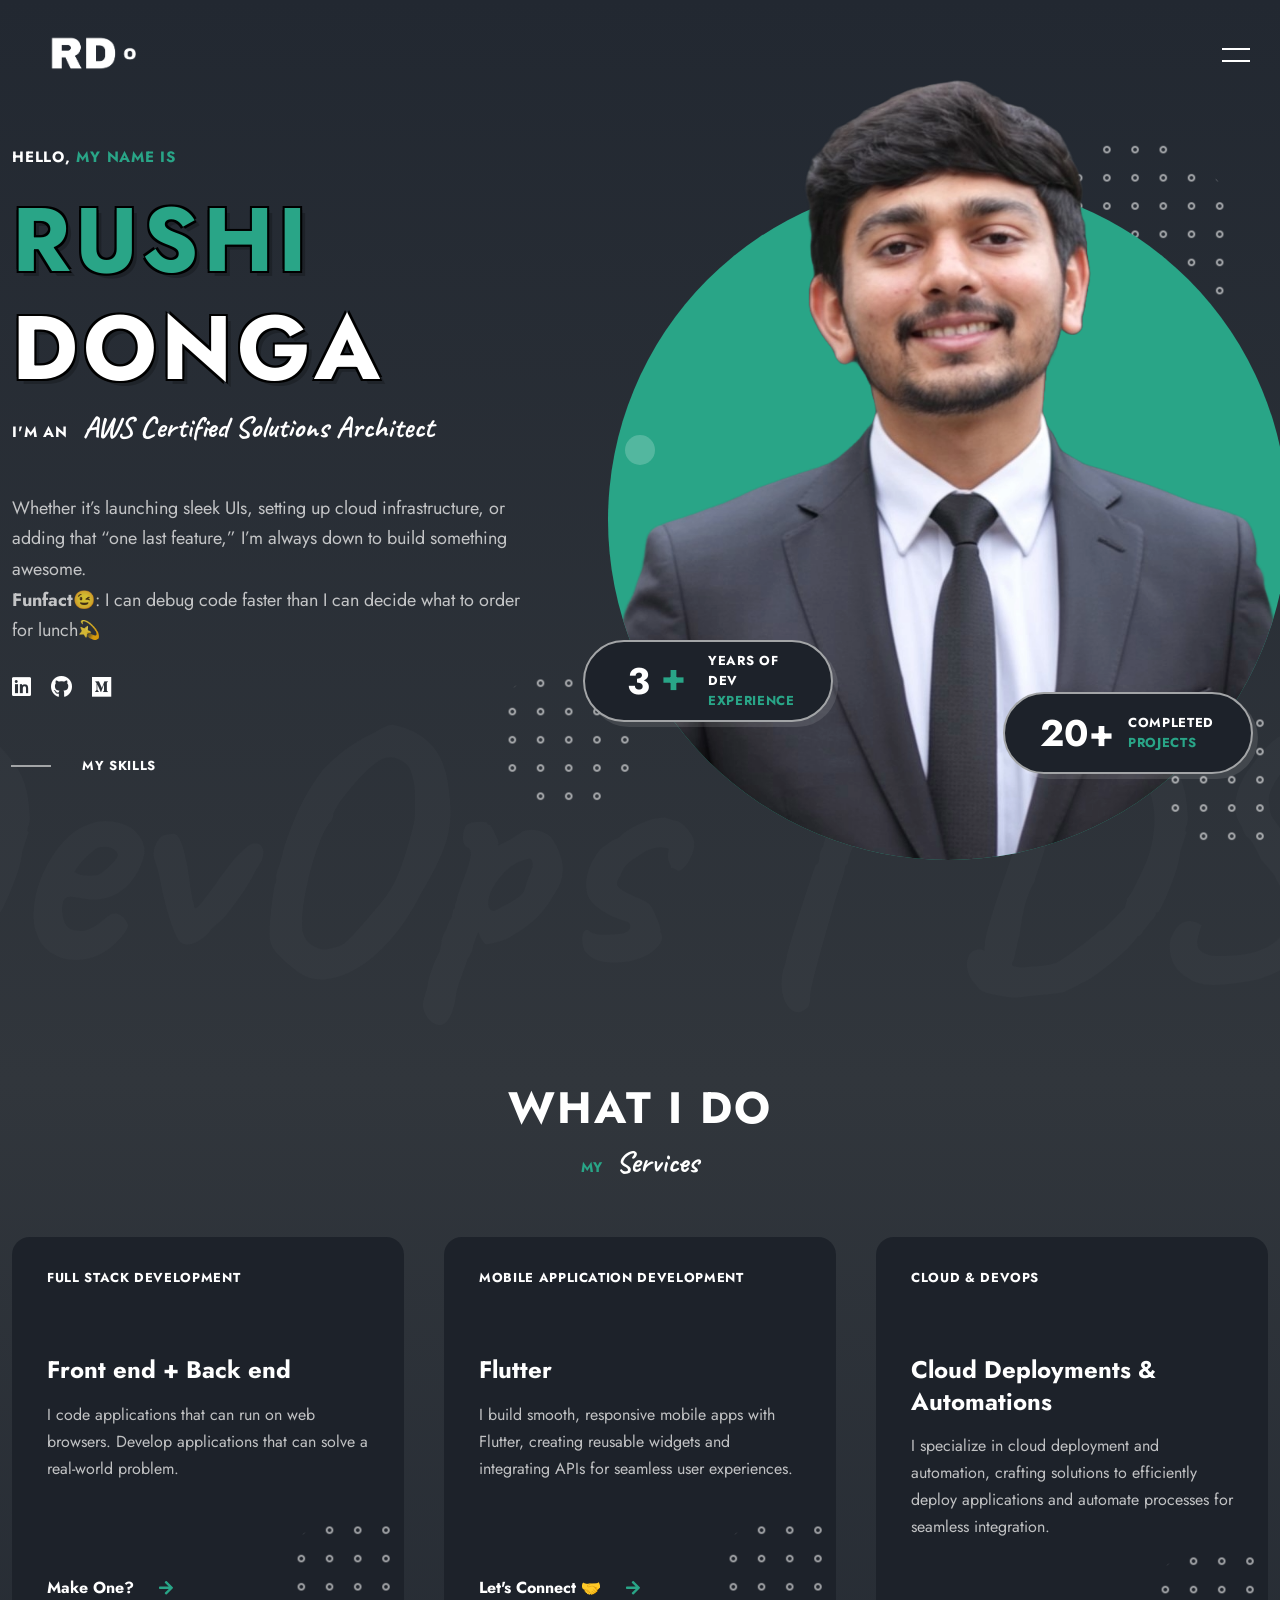
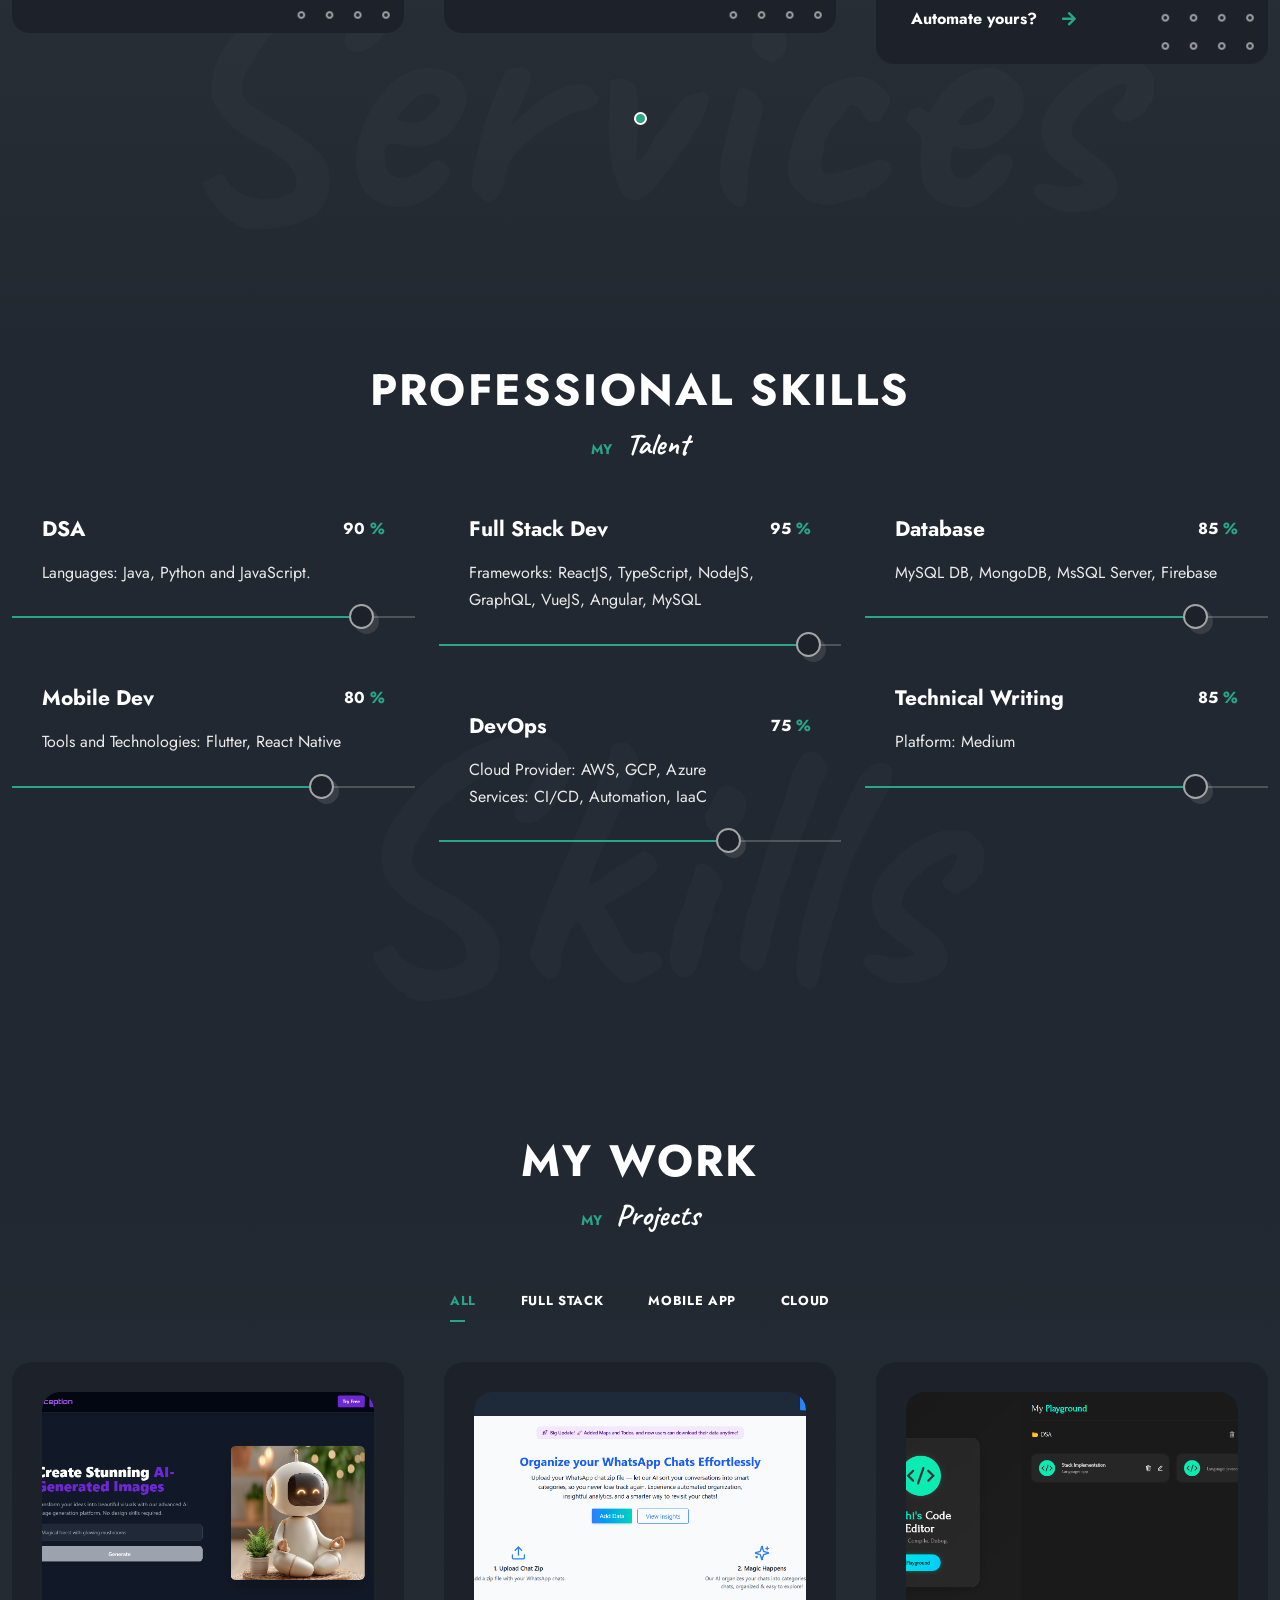
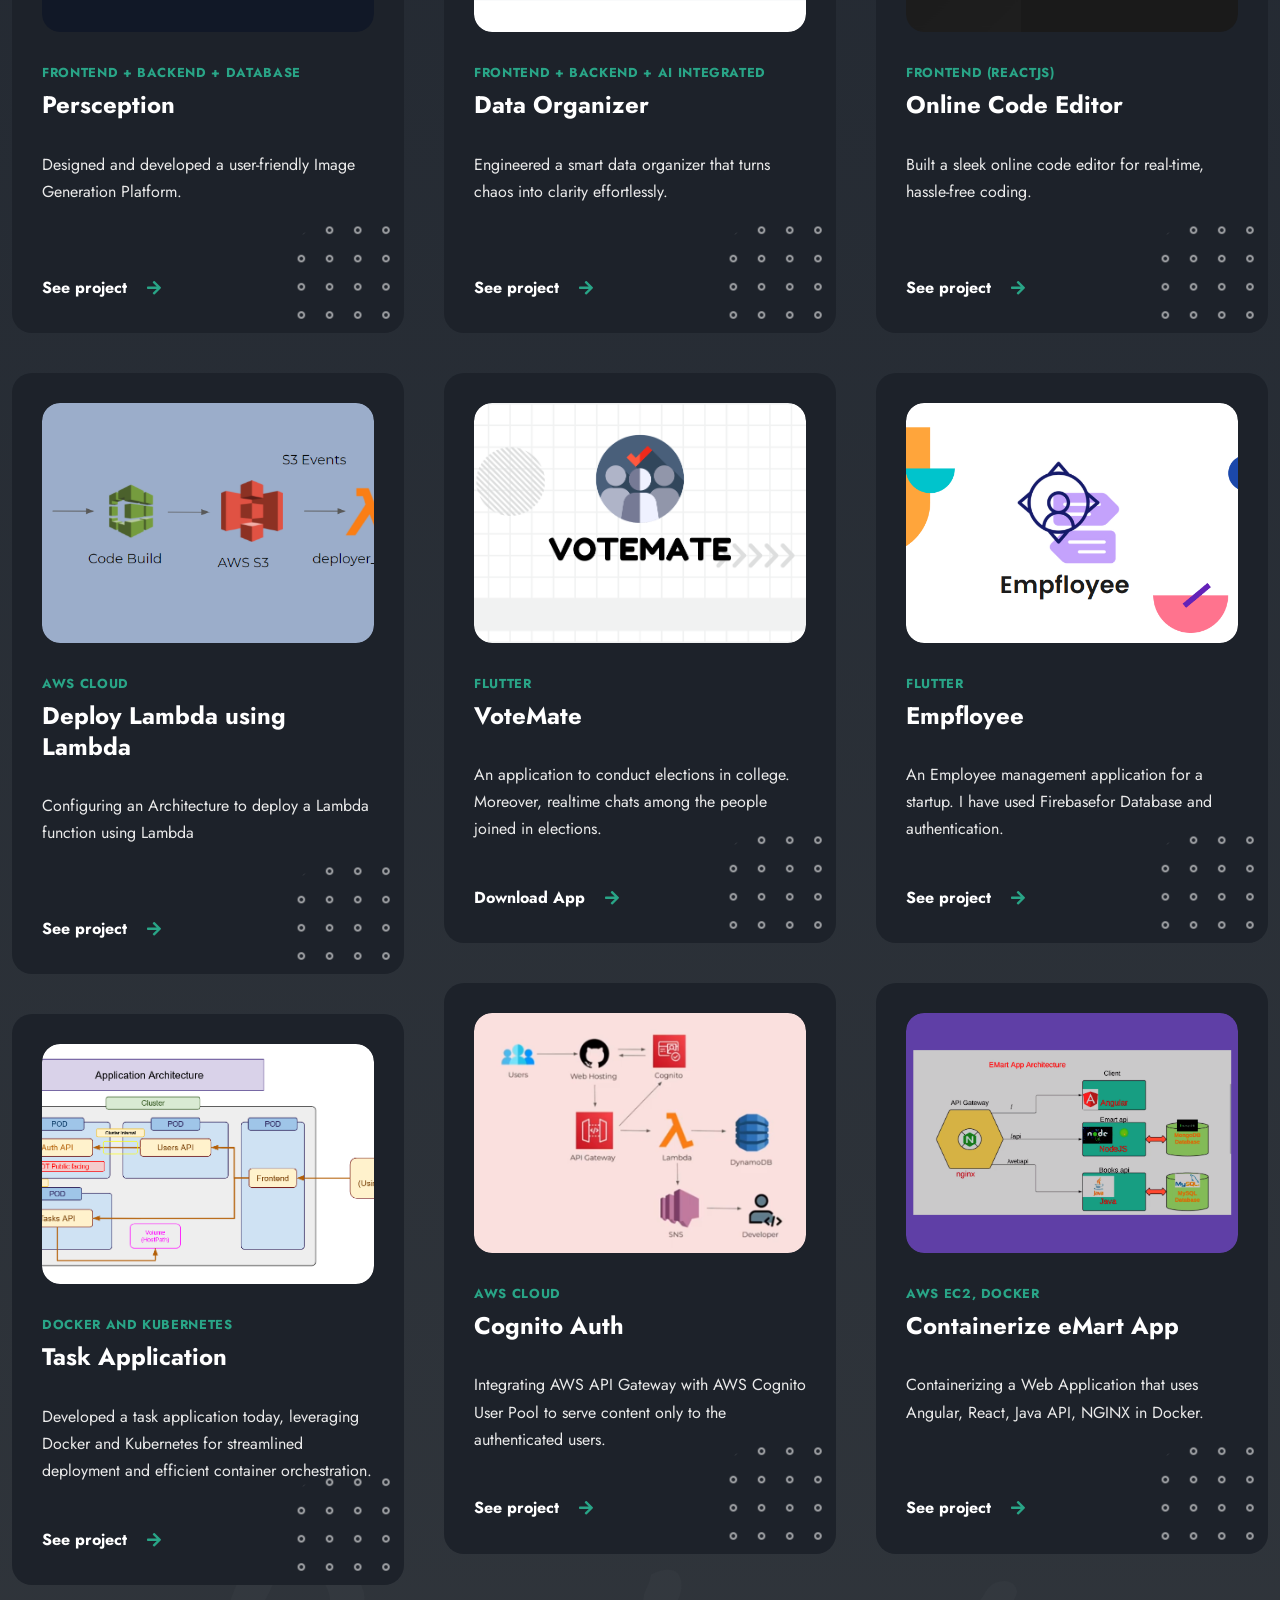
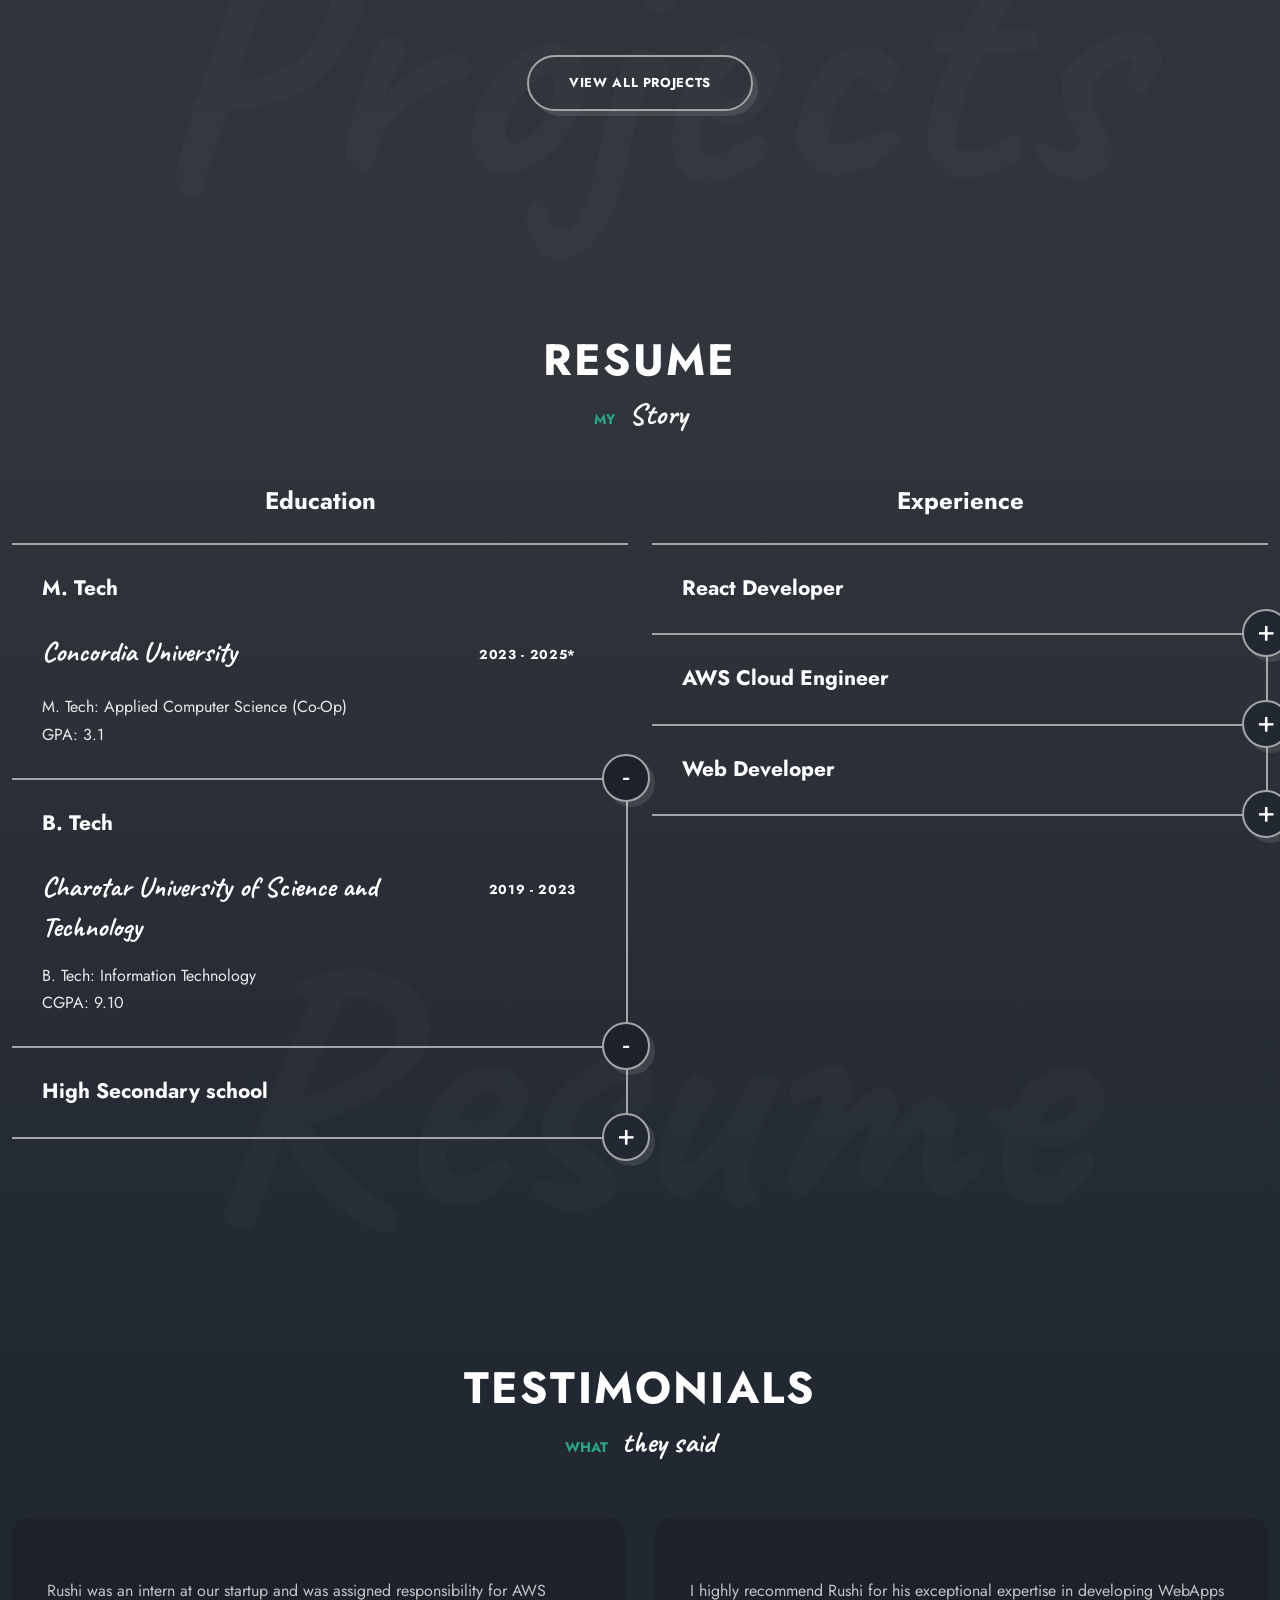
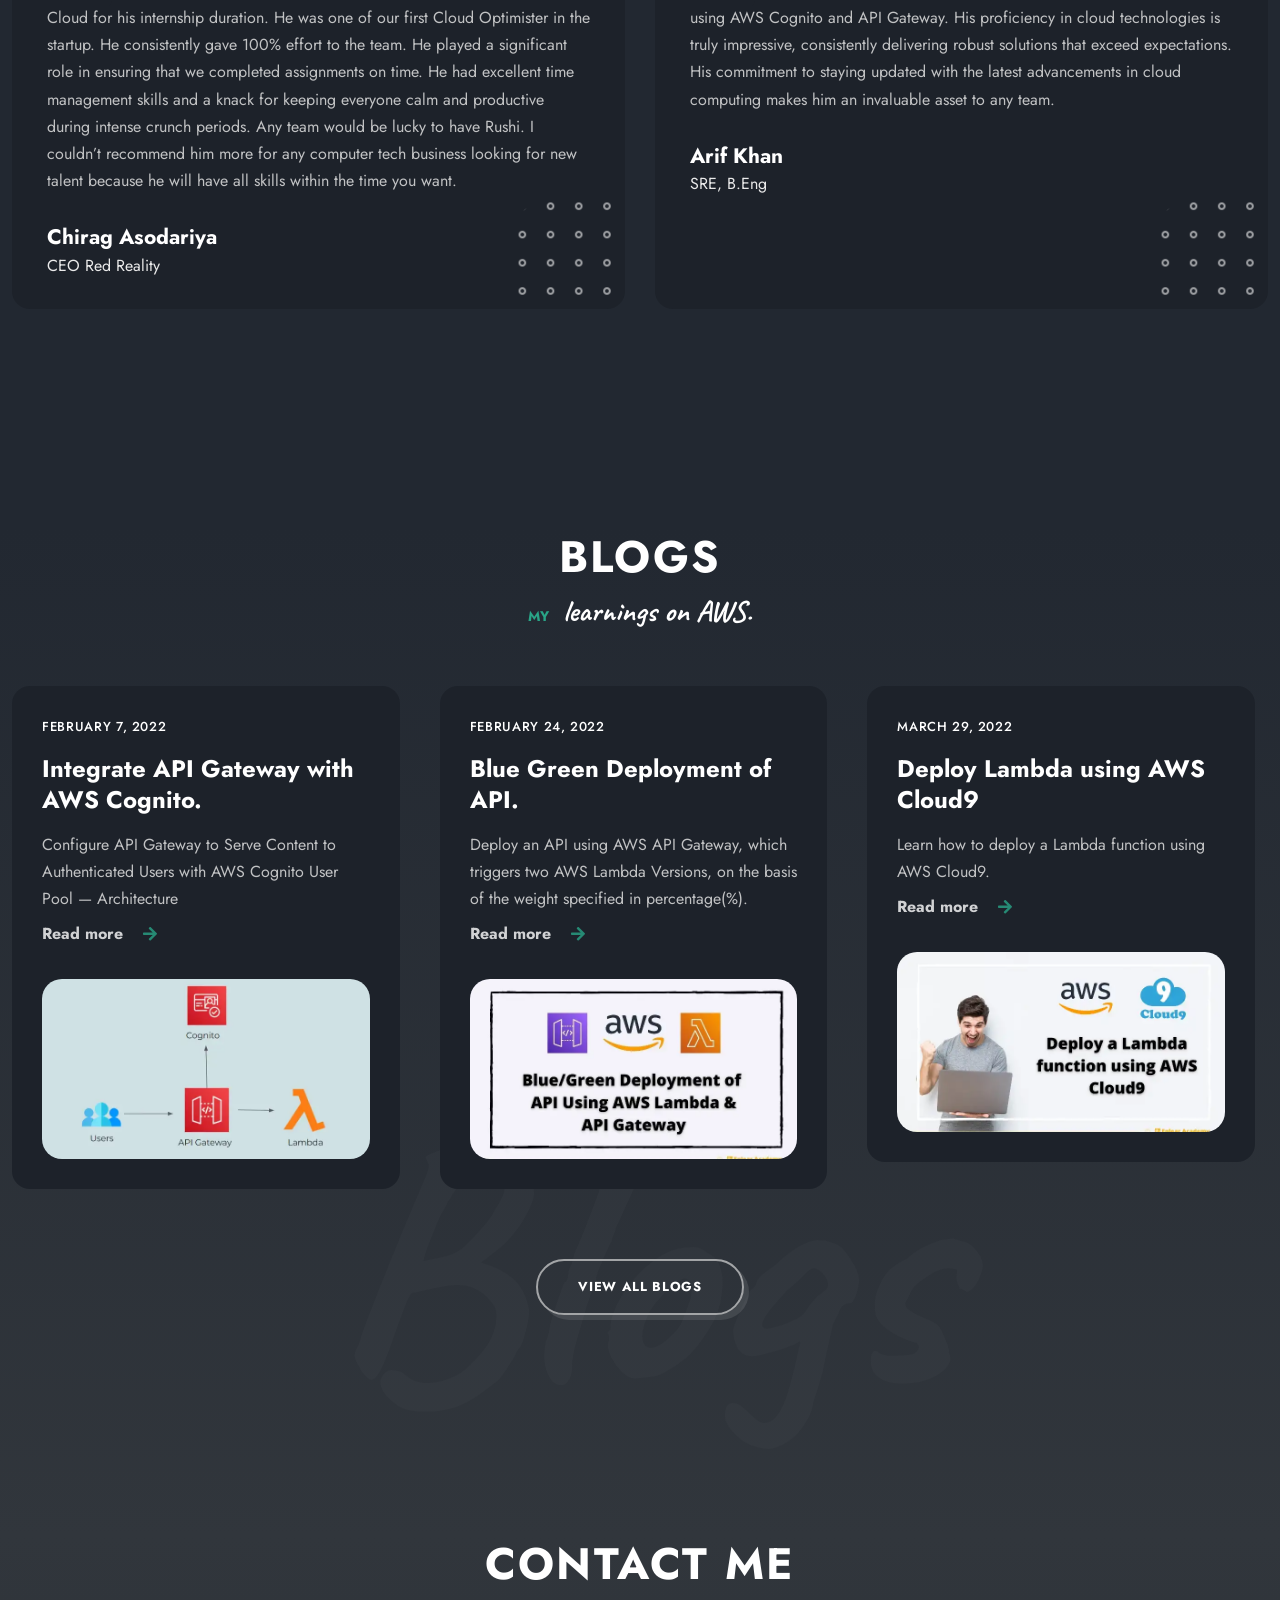
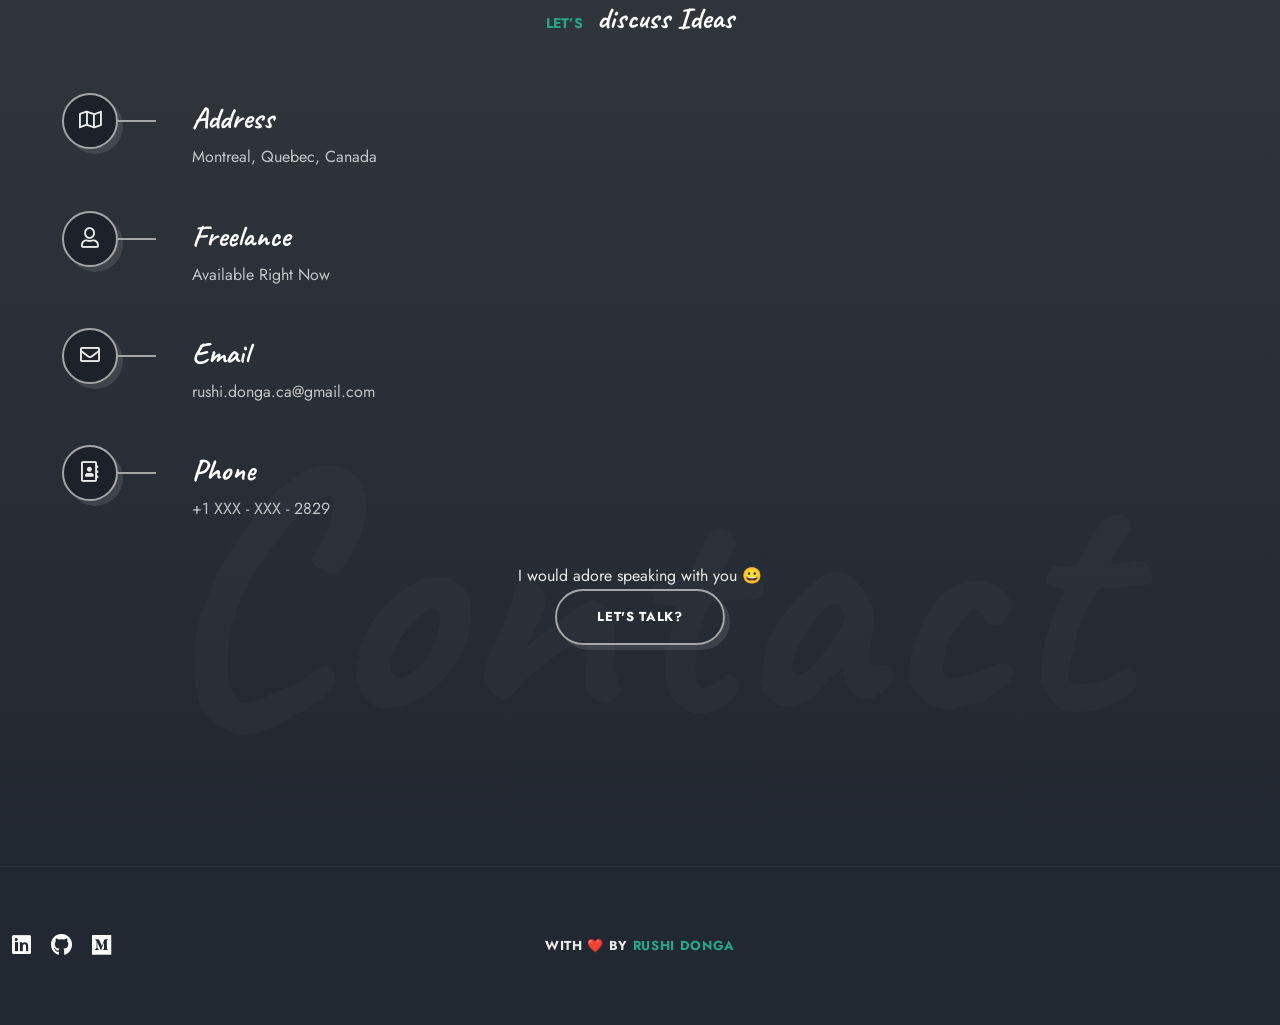
<file: index.html>
<!doctype html>
<html lang="en-US">
<head>

  <meta charset = "utf-8" />

  <title>Rushi Donga - Portfolio</title>

  <link rel = "icon" href = 
"./assets/images/logo2.png" 
        type = "image/x-icon">

  <meta http-equiv="Content-Type" content="text/html; charset=utf-8">
  <meta http-equiv="X-UA-Compatible" content="IE=edge">
  <meta name="viewport" content="width=device-width, initial-scale=1">

  <!-- Fonts -->
  <link rel="stylesheet" href="https://fonts.googleapis.com/css?family=Jost%3A0%2C100%3B0%2C200%3B0%2C300%3B0%2C400%3B0%2C500%3B0%2C600%3B0%2C700%3B0%2C800%3B0%2C900%3B1%2C100%3B1%2C200%3B1%2C300%3B1%2C400%3B1%2C500%3B1%2C600%3B1%2C700%3B1%2C800%3B1%2C900%7CCaveat%3A400%3B500%3B600%3B700&amp;display=swap" type="text/css" media="all" >
  <link rel="stylesheet" href="https://fonts.googleapis.com/css?family=Roboto%3A100%2C100italic%2C200%2C200italic%2C300%2C300italic%2C400%2C400italic%2C500%2C500italic%2C600%2C600italic%2C700%2C700italic%2C800%2C800italic%2C900%2C900italic%7CRoboto+Slab%3A100%2C100italic%2C200%2C200italic%2C300%2C300italic%2C400%2C400italic%2C500%2C500italic%2C600%2C600italic%2C700%2C700italic%2C800%2C800italic%2C900%2C900italic&amp;display=auto" type="text/css" media="all" >

  <!-- CSS STYLES -->
  <link rel="stylesheet" href="assets/css/vendors/bootstrap.css" type="text/css" media="all" >
  <link rel="stylesheet" href="assets/fonts/font-awesome/css/font-awesome.css" type="text/css" media="all" >
  <link rel="stylesheet" href="assets/css/vendors/magnific-popup.css" type="text/css" media="all" >
  <link rel="stylesheet" href="assets/css/vendors/splitting.css" type="text/css" media="all" >
  <link rel="stylesheet" href="assets/css/vendors/swiper.css" type="text/css" media="all" >
  <link rel="stylesheet" href="assets/css/vendors/animate.css" type="text/css" media="all" >
  <link rel="stylesheet" href="assets/css/style.css" type="text/css" media="all" >
  <link rel="stylesheet" href="assets/css/dark.css" type="text/css" media="all" >

  <!-- Favicon -->
	<link rel="shortcut icon" href="favicon.ico" type="image/x-icon">
	<link rel="icon" href="favicon.ico" type="image/x-icon">

</head>

<body class="home dark-skin">
	<div class="container-page">

		<!-- Preloader -->
		<div class="preloader">
			<div class="centrize full-width">
				<div class="vertical-center">
					<div class="spinner-logo">
						<img src="assets/images/test.png" >
						<div class="spinner-dot"></div>
						<div class="spinner spinner-line"></div>
					</div>
				</div>
			</div>
		</div>

		<!-- Header -->
		<header class="header">
			<div class="header__builder">
        <div class="row">
          <div class="col-xs-4 col-sm-4 col-md-4 col-lg-4">

            <!-- logo -->
            <div class="logo">
              <a href="index.html">
                <img width="228" height="38" src="assets/images/test.png" alt="" >
              </a>
            </div>

          </div>
          <div class="col-xs-8 col-sm-8 col-md-8 col-lg-8 align-right">

						<!-- menu btn -->
						<a href="#" class="menu-btn">
							<span></span>
							<span></span>
						</a>

						<!-- Menu Full Overlay -->
						<div class="menu-full-overlay">
							<div class="menu-full-container">
								<div class="container">
									<div class="row">
										<div class="col-xs-12 col-sm-12 col-md-12 col-lg-12">

											<!-- menu full -->
											<div class="menu-full">
												<ul class="menu-full">
													<li class="menu-item">
														<a class="splitting-text-anim-2" data-splitting="chars" href="index.html">Home</a>
													</li>
													<li class="menu-item">
														<a class="splitting-text-anim-2" data-splitting="chars" href="#services-section">Services</a>
													</li>
													<li class="menu-item">
														<a class="splitting-text-anim-2" data-splitting="chars" href="#skills-section">Skills</a>
													</li>
													<li class="menu-item">
														<a class="splitting-text-anim-2" data-splitting="chars" href="#works-section">Works</a>
													</li>
													<li class="menu-item">
														<a class="splitting-text-anim-2" data-splitting="chars" href="#resume-section">Resume</a>
													</li>
													<li class="menu-item">
														<a class="splitting-text-anim-2" data-splitting="chars" href="#testimonials-section">Testimonials</a>
													</li>
													<li class="menu-item">
														<a class="splitting-text-anim-2" data-splitting="chars" href="#blog-section">Blog</a>
													</li>
													<li class="menu-item">
														<a class="splitting-text-anim-2" data-splitting="chars" href="#contact-section">Contact</a>
													</li>
													
												</ul>
											</div>

											<!-- social -->
											<div class="menu-social-links">
												<a href="https://www.linkedin.com/in/rushidonga/" target="blank" class="scrolla-element-anim-1" title="dribbble">
													<i class="fab fa-linkedin"></i>
												</a>
												<a href="https://github.com/RushiDonga" target="blank" class="scrolla-element-anim-1" title="twitter">
													<i class="fab fa-github"></i>
												</a>
												<a href="https://rushidonga.medium.com/" target="blank" class="scrolla-element-anim-1" title="behance">
													<i class="fab fa-medium"></i>
												</a>
											</div>

											<div class="v-line-block"><span></span></div>

										</div>
									</div>
								</div>
							</div>
							<div class="menu-overlay"></div>
						</div>

          </div>
        </div>
      </div>
    </header>

		<!-- Wrapper -->
		<div class="wrapper">

      <!-- Section - Hero Started -->
			<section class="lui-section lui-section-hero lui-gradient-top" id="started-section">
  			<div class="container">

          <!-- Hero Started -->
          <div class="lui-started v-line v-line-left">
    				<div class="section hero-started">
    					<div class="content scrolla-element-anim-1 scroll-animate" data-animate="active">
    						<div class="titles">
    							<div class="lui-subtitle">
    								<span> Hello, <b>my name is</b>
    								</span>
    							</div>
    							<h1 class="title splitting-text-anim-1 scroll-animate" data-splitting="chars" data-animate="active">
    								<span>
    									<b>Rushi</b> Donga </span>
    							</h1>
    							<div class="label lui-subtitle"> I'm an <strong>AWS Certified Solutions Architect</strong>
    							</div>
    						</div>
    						<div class="description">
    							<div>
    								<p>Whether it’s launching sleek UIs, setting up cloud infrastructure, or adding that “one last feature,” I’m always down to build something awesome.</p>
                    <p><b>Funfact😉</b>: I can debug code faster than I can decide what to order for lunch💫</p>
    							</div>
    							<div class="social-links">
    								<a target="_blank" rel="nofollow" href="https://www.linkedin.com/in/rushidonga/">
    									<i aria-hidden="true" class="fab fa-linkedin"></i>
    								</a>
    								<a target="_blank" rel="nofollow" href="https://github.com/RushiDonga">
    									<i aria-hidden="true" class="fab fa-github"></i>
    								</a>
    								<a target="_blank" rel="nofollow" href="rushidonga.medium.com">
    									<i aria-hidden="true" class="fab fa-medium"></i>
    								</a>
    							</div>
    						</div>
    						<div class="bts">
    							<!-- <a target="_blank" href="https://drive.google.com/file/d/1_ePGSkP9EABtz-hNhsIT2kcs8ZmCtXMM/view?usp=sharing" class="btn">
    								<span>Download CV</span>
    							</a> -->
    							<a href="#skills-section" class="btn-lnk"> My Skills </a>
    						</div>
    					</div>
    					<div class="slide scrolla-element-anim-1 scroll-animate" data-animate="active">
    						<img decoding="async" src="assets/images/upload_face.png" alt="&lt;b&gt;Zoé&lt;/b&gt; Miller" >
    						<span class="circle circle-1"></span>
    						<span class="circle img-1" style="background-image: url(assets/images/pat-1.png);"></span>
    						<span class="circle img-2" style="background-image: url(assets/images/pat-2.png);"></span>
    						<span class="circle img-3" style="background-image: url(assets/images/pat-2.png);"></span>
    						<div class="info-list">
    							<ul>
    								<li>
    									<span class="num">3 <strong>+</strong>
    									</span>
    									<span class="value">Years of Dev <strong>Experience</strong>
    									</span>
    								</li>
    								<li>
    									<span class="num">20+</span>
    									<span class="value">Completed <strong>Projects</strong>
    									</span>
    								</li>
    							</ul>
    						</div>
    					</div>
    				</div>
            <div class="lui-bgtitle">
              <span> DevOps | DSA </span>
            </div>
          </div>

        </div>
			</section>

      <!-- Section - Services -->
			<section class="lui-section lui-gradient-bottom" id="services-section">

        <!-- Heading -->
        <div class="lui-heading">
          <div class="container">

  					<div class="m-titles align-center">
  						<h2 class="m-title splitting-text-anim-1 scroll-animate" data-splitting="words" data-animate="active">
  							<span> What I Do </span>
  						</h2>
  						<div class="m-subtitle splitting-text-anim-1 scroll-animate" data-splitting="words" data-animate="active">
  							<span> my <b>Services</b> </span>
  						</div>
  					</div>

          </div>
				</div>



        

        <!-- Services -->
				<div class="v-line v-line-right">
          <div class="container">

  					<div class="swiper-container js-services scrolla-element-anim-1 scroll-animate" data-animate="active">
  						
              <div class="swiper-wrapper">
                <div class="swiper-slide">
  								<div class="services-item">
  									<div class="lui-subtitle">
  										<span> Full Stack Development </span>
  									</div>
  									<div class="icon"></div>
  									<h5 class="lui-title">
  										<span> Front end + Back end </span>
  									</h5>
  									<div class="lui-text">
  										<div> I code applications that can run on web browsers. Develop applications that can solve a real-world problem.</div>
  									</div>
  									<a href="https://mail.google.com/" class="lnk"> Make One? </a>
  									<div class="image" style="background-image: url(assets/images/pat-2.png);"></div>
  								</div>
  							</div>
  							<div class="swiper-slide">
  								<div class="services-item">
  									<div class="lui-subtitle">
  										<span> Mobile Application Development </span>
  									</div>
  									<div class="icon"></div>
  									<h5 class="lui-title">
  										<span> Flutter </span>
  									</h5>
  									<div class="lui-text">
                    <div> I build smooth, responsive mobile apps with Flutter, creating reusable widgets and integrating APIs for seamless user experiences.</div>
  									</div>
  									<a href="https://mail.google.com/" class="lnk"> Let's Connect 🤝 </a>
  									<div class="image" style="background-image: url(assets/images/pat-2.png);"></div>
  								</div>
  							</div>
  							<div class="swiper-slide">
  								<div class="services-item">
  									<div class="lui-subtitle">
  										<span> Cloud & DevOps </span>
  									</div>
  									<div class="icon"></div>
  									<h5 class="lui-title">
  										<span> Cloud Deployments & Automations </span>
  									</h5>
  									<div class="lui-text">
  										<div>
  											<p> I specialize in cloud deployment and automation, crafting solutions to efficiently deploy applications and automate processes for seamless integration.</p>
  										</div>
  									</div>
  									<a href="https://mail.google.com/" class="lnk"> Automate yours? </a>
  									<div class="image" style="background-image: url(assets/images/pat-2.png);"></div>
  								</div>
  							</div>
  						</div>
  						<div class="swiper-pagination"></div>
  					</div>

						<div class="lui-bgtitle">
							<span> Services </span>
						</div>

					</div>
				</div>

      </section>

      <!-- Section - Skills -->
			<section class="lui-section lui-gradient-center" id="skills-section">

        <!-- Heading -->
        <div class="lui-heading">
          <div class="container">

            <div class="m-titles align-center">
              <h2 class="m-title splitting-text-anim-1 scroll-animate" data-splitting="words" data-animate="active">
                <span> Professional Skills </span>
              </h2>
              <div class="m-subtitle splitting-text-anim-1 scroll-animate" data-splitting="words" data-animate="active">
                <span> my <b>Talent</b> </span>
              </div>
            </div>

          </div>
				</div>

        <!-- Skills -->
				<div class="v-line v-line-left">
          <div class="container">

            <div class="row">
              <div class="col-xs-12 col-sm-6 col-md-4 col-lg-4">

                <div class="skills-items">

                  <div class="skills-item scrolla-element-anim-1 scroll-animate" data-animate="active">
                    <h6 class="name">
                      <span> DSA </span>
                    </h6>
                    <div class="text">
                      <div>
                        <p>Languages: Java, Python and JavaScript.</p>
                      </div>
                    </div>
                    <div class="dots">
                      <div class="dot" style="width: 90%;">
                        <span></span>
                      </div>
                    </div>
                    <div class="value">
                      <span class="num">90 <span>%</span>
                      </span>
                    </div>
                  </div>
                  
                  <div class="skills-item scrolla-element-anim-1 scroll-animate" data-animate="active">
                    <h6 class="name">
                      <span> Mobile Dev </span>
                    </h6>
                    <div class="text">
                      <div>
                        <p>Tools and Technologies: Flutter, React Native</p>
                      </div>
                    </div>
                    <div class="dots">
                      <div class="dot" style="width: 80%;">
                        <span></span>
                      </div>
                    </div>
                    <div class="value">
                      <span class="num">80 <span>%</span>
                      </span>
                    </div>
                  </div>
                  
                  
                </div>

              </div>
              <div class="col-xs-12 col-sm-6 col-md-4 col-lg-4">

                <div class="skills-items">

                  <div class="skills-item scrolla-element-anim-1 scroll-animate" data-animate="active">
                    <h6 class="name">
                      <span> Full Stack Dev </span>
                    </h6>
                    <div class="text">
                      <div>
                        <p> Frameworks: ReactJS, TypeScript, NodeJS, GraphQL, VueJS, Angular, MySQL </p>
                      </div>
                    </div>
                    <div class="dots">
                      <div class="dot" style="width: 95%;">
                        <span></span>
                      </div>
                    </div>
                    <div class="value">
                      <span class="num">95 <span>%</span>
                      </span>
                    </div>
                  </div>
                  

                  <div class="skills-item scrolla-element-anim-1 scroll-animate" data-animate="active">
                    <h6 class="name">
                      <span> DevOps </span>
                    </h6>
                    <div class="text">
                      <div>
                        <p> Cloud Provider: AWS, GCP, Azure </p>
                        <p> Services: CI/CD, Automation, IaaC </p>
                      </div>
                    </div>
                    <div class="dots">
                      <div class="dot" style="width: 75%;">
                        <span></span>
                      </div>
                    </div>
                    <div class="value">
                      <span class="num">75 <span>%</span>
                      </span>
                    </div>
                  </div>
                </div>

              </div>
              <div class="col-xs-12 col-sm-6 col-md-4 col-lg-4">

                <div class="skills-items">
                  <div class="skills-item scrolla-element-anim-1 scroll-animate" data-animate="active">
                    <h6 class="name">
                      <span> Database </span>
                    </h6>
                    <div class="text">
                      <div>
                        <p>MySQL DB, MongoDB, MsSQL Server, Firebase</p>
                      </div>
                    </div>
                    <div class="dots">
                      <div class="dot" style="width: 85%;">
                        <span></span>
                      </div>
                    </div>
                    <div class="value">
                      <span class="num">85 <span>%</span>
                      </span>
                    </div>
                  </div>


                  <div class="skills-item scrolla-element-anim-1 scroll-animate" data-animate="active">
                    <h6 class="name">
                      <span> Technical Writing </span>
                    </h6>
                    <div class="text">
                      <div>
                        <p>Platform: Medium</p>
                      </div>
                    </div>
                    <div class="dots">
                      <div class="dot" style="width: 85%;">
                        <span></span>
                      </div>
                    </div>
                    <div class="value">
                      <span class="num">85 <span>%</span>
                      </span>
                    </div>
                  </div>
                </div>

              </div>
            </div>

            <div class="lui-bgtitle">
              <span> Skills </span>
            </div>

					</div>
				</div>

      </section>

      <!-- Section - Works -->
			<section class="lui-section lui-gradient-top" id="works-section">

        <!-- Heading -->
        <div class="lui-heading">
          <div class="container">

            <div class="m-titles align-center">
              <h2 class="m-title splitting-text-anim-1 scroll-animate" data-splitting="words" data-animate="active">
                <span> My Work </span>
              </h2>
              <div class="m-subtitle splitting-text-anim-1 scroll-animate" data-splitting="words" data-animate="active">
                <span> my <b>Projects</b>
                </span>
              </div>
            </div>

          </div>
				</div>

        <!-- Works -->
				<div class="v-line v-line-right">
          <div class="container">

            <div class="works-box">
              <div class="filter-links scrolla-element-anim-1 scroll-animate" data-animate="active">
                <a href="#" class="lui-subtitle active" data-href=".works-col"> All </a>
                <a href="#" class="lui-subtitle" data-href=".sorting-web"> Full Stack </a>
                <a href="#" class="lui-subtitle" data-href=".sorting-mobile"> Mobile App </a>
                <a href="#" class="lui-subtitle" data-href=".sorting-cloud"> Cloud </a>
              </div>
              <div class="works-items works-masonry-items row">


                <div class="works-col col-xs-12 col-sm-12 col-md-12 col-lg-12 sorting-web ">
                  <div class="works-item scrolla-element-anim-1 scroll-animate" data-animate="active">
                    <div class="image">
                      <div class="img">
                        <a target="_blank" href="https://persception.netlify.app/">
                          <img decoding="async" src="assets/images/persception.png" alt="Gooir" >
                          <span class="overlay"></span>
                        </a>
                      </div>
                    </div>
                    <div class="desc">
                      <span class="category"> FrontEnd + Backend + Database  </span>
                      <h5 class="name">
                        <a target="_blank" href="https://persception.netlify.app/">Persception</a>
                      </h5>
                      <div class="text">
                        <p>Designed and developed a user-friendly Image Generation Platform.</p>
                      </div>
                      <a target="_blank" href="https://persception.netlify.app/" class="lnk">See project</a>
                    </div>
                    <div class="bg-img" style="background-image: url(assets/images/pat-2.png);"></div>
                  </div>
                </div>

                <div class="works-col col-xs-12 col-sm-12 col-md-12 col-lg-12 sorting-web ">
                  <div class="works-item scrolla-element-anim-1 scroll-animate" data-animate="active">
                    <div class="image">
                      <div class="img">
                        <a target="_blank" href="https://organizechats.netlify.app/">
                          <img decoding="async" src="assets/images/dataOrganizer.png" alt="Gooir" >
                          <span class="overlay"></span>
                        </a>
                      </div>
                    </div>
                    <div class="desc">
                      <span class="category"> FrontEnd + Backend + AI Integrated  </span>
                      <h5 class="name">
                        <a target="_blank" href="https://organizechats.netlify.app/">Data Organizer</a>
                      </h5>
                      <div class="text">
                        <p>Engineered a smart data organizer that turns chaos into clarity effortlessly.</p>
                      </div>
                      <a target="_blank" href="https://organizechats.netlify.app/" class="lnk">See project</a>
                    </div>
                    <div class="bg-img" style="background-image: url(assets/images/pat-2.png);"></div>
                  </div>
                </div>


                <div class="works-col col-xs-12 col-sm-12 col-md-12 col-lg-12 sorting-web ">
                  <div class="works-item scrolla-element-anim-1 scroll-animate" data-animate="active">
                    <div class="image">
                      <div class="img">
                        <a target="_blank" href="https://rushi-code-editor.netlify.app/">
                          <img decoding="async" src="assets/images/codeEditor.png" alt="Gooir" >
                          <span class="overlay"></span>
                        </a>
                      </div>
                    </div>
                    <div class="desc">
                      <span class="category"> FrontEnd (ReactJS)  </span>
                      <h5 class="name">
                        <a target="_blank" href="https://rushi-code-editor.netlify.app/">Online Code Editor</a>
                      </h5>
                      <div class="text">
                        <p>Built a sleek online code editor for real-time, hassle-free coding.</p>
                      </div>
                      <a target="_blank" href="https://rushi-code-editor.netlify.app/" class="lnk">See project</a>
                    </div>
                    <div class="bg-img" style="background-image: url(assets/images/pat-2.png);"></div>
                  </div>
                </div>



                <div class="works-col col-xs-12 col-sm-12 col-md-12 col-lg-12 sorting-branding sorting-cloud ">
                  <div class="works-item scrolla-element-anim-1 scroll-animate" data-animate="active">
                    <div class="image">
                      <div class="img">
                        <a target="_blank" href="https://github.com/RushiDonga/deploy-lambda-using-lambda">
                          <img decoding="async" src="assets/images/project1.png" alt="Gooir" >
                          <span class="overlay"></span>
                        </a>
                      </div>
                    </div>
                    <div class="desc">
                      <span class="category"> AWS CLoud  </span>
                      <h5 class="name">
                        <a target="_blank" href="https://github.com/RushiDonga/deploy-lambda-using-lambda">Deploy Lambda using Lambda</a>
                      </h5>
                      <div class="text">
                        <p>Configuring an Architecture to deploy a Lambda function using Lambda</p>
                      </div>
                      <a target="_blank" href="https://github.com/RushiDonga/deploy-lambda-using-lambda" class="lnk">See project</a>
                    </div>
                    <div class="bg-img" style="background-image: url(assets/images/pat-2.png);"></div>
                  </div>
                </div>

                <div class="works-col col-xs-12 col-sm-12 col-md-12 col-lg-12 sorting-mobile ">
                  <div class="works-item scrolla-element-anim-1 scroll-animate" data-animate="active">
                    <div class="image">
                      <div class="img">
                        <a target="_blank" href="https://github.com/RushiDonga/electee_code/tree/master">
                          <img decoding="async" src="assets/images/project2.png" >
                          <span class="overlay"></span>
                        </a>
                      </div>
                    </div>
                    <div class="desc">
                      <span class="category"> FLUTTER </span>
                      <h5 class="name">
                        <a target="_blank" href="https://play.google.com/store/apps/details?id=com.scupe.votemate&hl=en_CA&gl=US">VoteMate</a>
                      </h5>
                      <div class="text">
                        <p>An application to conduct elections in college. Moreover, realtime chats among the people joined in elections.</p>
                      </div>
                      <a target="_blank" href="https://play.google.com/store/apps/details?id=com.scupe.votemate&hl=en_CA&gl=US" class="lnk">Download App</a>
                    </div>
                    <div class="bg-img" style="background-image: url(assets/images/pat-2.png);"></div>
                  </div>
                </div>
                <div class="works-col col-xs-12 col-sm-12 col-md-12 col-lg-12 sorting-mobile ">
                  <div class="works-item scrolla-element-anim-1 scroll-animate" data-animate="active">
                    <div class="image">
                      <div class="img">
                        <a target="_blank" href="https://github.com/RushiDonga/empfloyee/tree/master">
                          <img decoding="async" src="assets/images/project3.png">
                          <span class="overlay"></span>
                        </a>
                      </div>
                    </div>
                    <div class="desc">
                      <span class="category"> FLUTTER </span>
                      <h5 class="name">
                        <a target="_blank" href="https://github.com/RushiDonga/empfloyee/tree/master">Empfloyee</a>
                      </h5>
                      <div class="text">
                        <p> An Employee management application for a startup. I have used Firebasefor Database and authentication.</p>
                      </div>
                      <a target="_blank" href="https://github.com/RushiDonga/empfloyee/tree/master" class="lnk">See project</a>
                    </div>
                    <div class="bg-img" style="background-image: url(assets/images/pat-2.png);"></div>
                  </div>
                </div>
                <div class="works-col col-xs-12 col-sm-12 col-md-12 col-lg-12 sorting-cloud ">
                  <div class="works-item scrolla-element-anim-1 scroll-animate" data-animate="active">
                    <div class="image">
                      <div class="img">
                        <a target="_blank" href="https://www.youtube.com/watch?v=BRwSBsMIs2I&t=7s&ab_channel=RushiDonga">
                          <img decoding="async" src="assets/images/project4.png" alt="Mozar" >
                          <span class="overlay"></span>
                        </a>
                      </div>
                    </div>
                    <div class="desc">
                      <span class="category"> AWS CLOUD </span>
                      <h5 class="name">
                        <a target="_blank" href="https://www.youtube.com/watch?v=BRwSBsMIs2I&t=7s&ab_channel=RushiDonga">Cognito Auth</a>
                      </h5>
                      <div class="text">
                        <p> Integrating AWS API Gateway with AWS Cognito User Pool to serve content only to the authenticated users.</p>
                      </div>
                      <a target="_blank" href="https://www.youtube.com/watch?v=BRwSBsMIs2I&t=7s&ab_channel=RushiDonga" class="lnk">See project</a>
                    </div>
                    <div class="bg-img" style="background-image: url(assets/images/pat-2.png);"></div>
                  </div>
                </div>
                <div class="works-col col-xs-12 col-sm-12 col-md-12 col-lg-12 sorting-cloud ">
                  <div class="works-item scrolla-element-anim-1 scroll-animate" data-animate="active">
                    <div class="image">
                      <div class="img">
                        <a target="_blank" href="https://github.com/RushiDonga/emart-app-docker">
                          <img decoding="async" src="assets/images/project5.png"  >
                          <span class="overlay"></span>
                        </a>
                      </div>
                    </div>
                    <div class="desc">
                      <span class="category"> AWS EC2, DOCKER </span>
                      <h5 class="name">
                        <a target="_blank" href="https://github.com/RushiDonga/emart-app-docker">Containerize eMart App</a>
                      </h5>
                      <div class="text">
                        <p> Containerizing a Web Application that uses Angular, React, Java API, NGINX in Docker. </p>
                      </div>
                      <a target="_blank" href="https://github.com/RushiDonga/emart-app-docker" class="lnk">See project</a>
                    </div>
                    <div class="bg-img" style="background-image: url(assets/images/pat-2.png);"></div>
                  </div>
                </div>
                <div class="works-col col-xs-12 col-sm-12 col-md-12 col-lg-12 sorting-cloud">
                  <div class="works-item scrolla-element-anim-1 scroll-animate" data-animate="active">
                    <div class="image">
                      <div class="img">
                        <a target="_blank" href="https://github.com/RushiDonga/Task-App-Using-Kubernetes">
                          <img decoding="async" src="assets/images/project6.png" alt="Kana" >
                          <span class="overlay"></span>
                        </a>
                      </div>
                    </div>
                    <div class="desc">
                      <span class="category"> DOCKER AND KUBERNETES </span>
                      <h5 class="name">
                        <a target="_blank" href="https://github.com/RushiDonga/Task-App-Using-Kubernetes">Task Application</a>
                      </h5> 
                      <div class="text">
                        <p>Developed a task application today, leveraging Docker and Kubernetes for streamlined deployment and efficient container orchestration.</p>
                      </div>
                      <a target="_blank" href="https://github.com/RushiDonga/Task-App-Using-Kubernetes" class="lnk">See project</a>
                    </div>
                    <div class="bg-img" style="background-image: url(assets/images/pat-2.png);"></div>
                  </div>
                </div>
              </div>
              <div class="load-more-link">
                <a target="_blank" href="https://github.com/RushiDonga" class="btn scrolla-element-anim-1 scroll-animate" data-animate="active">
                  <span>View All Projects</span>
                </a>
              </div>
            </div>

            <div class="lui-bgtitle">
              <span> Projects </span>
            </div>

					</div>
				</div>

      </section>

      <!-- Section - Resume -->
			<section class="lui-section lui-gradient-bottom" id="resume-section">

        <!-- Heading -->
        <div class="lui-heading">
          <div class="container">

            <div class="m-titles align-center">
              <h2 class="m-title splitting-text-anim-1 scroll-animate" data-splitting="words" data-animate="active">
                <span> Resume </span>
              </h2>
              <div class="m-subtitle splitting-text-anim-1 scroll-animate" data-splitting="words" data-animate="active">
                <span> my <b>Story</b>
                </span>
              </div>
            </div>

          </div>
				</div>

        <!-- History -->
				<div class="v-line v-line-left">
          <div class="container">

            <div class="row">
              <div class="col-xs-12 col-sm-6 col-md-6 col-lg-6">

                <h5 class="history-title scrolla-element-anim-1 scroll-animate" data-animate="active">
                  <span> Education </span>
                </h5>
                <div class="history-items">
                  <div class="history-item lui-collapse-item opened scrolla-element-anim-1 scroll-animate" data-animate="active">
                    <h6 class="name lui-collapse-btn active">
                      <span> M. Tech </span>
                    </h6>
                    <div class="history-content">
                      <div class="subname">
                        <span> Concordia University</span>
                      </div>
                      <div class="date lui-subtitle">
                        <span> 2023 - 2025* </span>
                      </div>
                      <div class="text">
                        <div>
                          <p>M. Tech: Applied Computer Science (Co-Op)</p>
                          <p>GPA: 3.1</p>
                        </div>
                      </div>
                    </div>
                  </div>
                  <div class="history-item lui-collapse-item opened scrolla-element-anim-1 scroll-animate" data-animate="active">
                    <h6 class="name lui-collapse-btn active">
                      <span> B. Tech </span>
                    </h6>
                    <div class="history-content">
                      <div class="subname">
                        <span> Charotar University of Science and Technology</span>
                      </div>
                      <div class="date lui-subtitle">
                        <span> 2019 - 2023 </span>
                      </div>
                      <div class="text">
                        <div>
                          <p>B. Tech: Information Technology</p>
                          <p>CGPA: 9.10</p>
                        </div>
                      </div>
                    </div>
                  </div>
                  <div class="history-item lui-collapse-item scrolla-element-anim-1 scroll-animate" data-animate="active">
                    <h6 class="name lui-collapse-btn">
                      <span> High Secondary school </span>
                    </h6>
                    <div class="history-content">
                      <div class="subname">
                        <span> St. Fransis of Assisi Convent High School </span>
                      </div>
                      <div class="date lui-subtitle">
                        <span> 2017 - 2019 </span>
                      </div>
                      <div class="text">
                        <div>
                          <p>Stream: XI - XII Science</p>
                        </div>
                      </div>
                    </div>
                  </div>
                </div>

              </div>
              <div class="col-xs-12 col-sm-6 col-md-6 col-lg-6">

                <h5 class="history-title scrolla-element-anim-1 scroll-animate" data-animate="active">
                  <span> Experience </span>
                </h5>
                <div class="history-items">
                  <div class="history-item lui-collapse-item scrolla-element-anim-1 scroll-animate" data-animate="active">
                    <h6 class="name lui-collapse-btn">
                      <span> React Developer </span>
                    </h6>
                    <div class="history-content">
                      <div class="subname">
                        <span> JVS Technologies Pvt. Ltd. </span>
                      </div>
                      <div class="date lui-subtitle">
                        <span> Mar 2023 - <b>Aug 2023</b>
                        </span>
                      </div>
                      <div class="text">
                        <div>
                          <p>Worked on a project called "Face Recognition." My task was to design and set up the AWS infrastructure for it. In Addition, developed and integrated various APIs as well as designed user interfaces during the internship.</p>
                        </div>
                      </div>
                    </div>
                  </div>
                  <div class="history-item lui-collapse-item scrolla-element-anim-1 scroll-animate" data-animate="active">
                    <h6 class="name lui-collapse-btn">
                      <span> AWS Cloud Engineer </span>
                    </h6>
                    <div class="history-content">
                      <div class="subname">
                        <span> REd Reality </span>
                      </div>
                      <div class="date lui-subtitle">
                        <span> May 2022 - <b>July 2022</b>
                        </span>
                      </div>
                      <div class="text">
                        <div>
                          <p> I automated the deployment of a MERN Stack Application onto an AWS EC2 Instance by configuring a CICD Pipeline. In addition, I also monitored and tracked the deployments as well as the Cloud Environment.</p>
                        </div>
                      </div>
                    </div>
                  </div>
                  <div class="history-item lui-collapse-item scrolla-element-anim-1 scroll-animate" data-animate="active">
                    <h6 class="name lui-collapse-btn">
                      <span> Web Developer </span>
                    </h6>
                    <div class="history-content">
                      <div class="subname">
                        <span> HSPM Solutions LLP</span>
                      </div>
                      <div class="date lui-subtitle">
                        <span> Aug 2020 - Oct 2020 </span>
                      </div>
                      <div class="text">
                        <div>
                          <p> I developed applications as per the requirements of the clients. The applications used MySQL as a DB and PHP API's to establish a connection to DB.</p>
                        </div>
                      </div>
                    </div>
                  </div>
                </div>

              </div>
            </div>

            <div class="lui-bgtitle">
              <span> Resume </span>
            </div>

					</div>
				</div>

      </section>

			<!-- Section - Testimonials -->
      <section class="lui-section lui-gradient-center" id="testimonials-section">
        <!-- Heading -->
        <div class="lui-heading">
          <div class="container">
            <div class="m-titles align-center">
              <h2 class="m-title splitting-text-anim-1 scroll-animate" data-splitting="words" data-animate="active">
                <span> Testimonials </span>
              </h2>
              <div class="m-subtitle splitting-text-anim-1 scroll-animate" data-splitting="words" data-animate="active">
                <span> what <b>they said</b> </span>
              </div>
            </div>
          </div>
        </div>
      
        <!-- Testimonials -->
        <div class="v-line v-line-right">
          <div class="container">
            <div class="testimonials-row" style="display: flex; flex-wrap: wrap; gap: 30px;">
              <!-- Testimonial 1 -->
              <div class="testimonials-item" style="flex: 1 1 48%; min-width: 300px;">
                <div class="image">
                  <div class="icon">
                    <!-- SVG here -->
                  </div>
                </div>
                <div class="text lui-text">
                  <p>Rushi was an intern at our startup and was assigned responsibility for AWS Cloud for his internship duration. He was one of our first Cloud Optimister in the startup. He consistently gave 100% effort to the team. He played a significant role in ensuring that we completed assignments on time. 

                    He had excellent time management skills and a knack for keeping everyone calm and productive during intense crunch periods. Any team would be lucky to have Rushi. I couldn’t recommend him more for any computer tech business looking for new talent because he will have all skills within the time you want.</p>
                </div>
                <div class="info">
                  <h6 class="name"><span>Chirag Asodariya</span></h6>
                  <div class="author"><span>CEO Red Reality</span></div>
                </div>
                <div class="bg-img" style="background-image: url(assets/images/pat-2.png);"></div>
              </div>
            
              <!-- Testimonial 2 -->
              <div class="testimonials-item" style="flex: 1 1 48%; min-width: 300px;">
                <div class="image">
                  <div class="icon">
                    <!-- SVG here -->
                  </div>
                </div>
                <div class="text lui-text">
                  <p>I highly recommend Rushi for his exceptional expertise in developing WebApps using AWS Cognito and API Gateway. His proficiency in cloud technologies is truly impressive, consistently delivering robust solutions that exceed expectations.

                  His commitment to staying updated with the latest advancements in cloud computing makes him an invaluable asset to any team.</p>
                </div>
                <div class="info">
                  <h6 class="name"><span>Arif Khan</span></h6>
                  <div class="author"><span>SRE, B.Eng</span></div>
                </div>
                <div class="bg-img" style="background-image: url(assets/images/pat-2.png);"></div>
              </div>
            </div>
          </div>
        </div>
      </section>


      <!-- Section - Blog -->
			<section class="lui-section lui-gradient-top" id="blog-section">

        <!-- Heading -->
        <div class="lui-heading">
          <div class="container">

            <div class="m-titles align-center">
              <h2 class="m-title splitting-text-anim-1 scroll-animate" data-splitting="words" data-animate="active">
                <span> Blogs </span>
              </h2>
              <div class="m-subtitle splitting-text-anim-1 scroll-animate" data-splitting="words" data-animate="active">
                <span> my <b>learnings on AWS.</b>
                </span>
              </div>
            </div>

          </div>
				</div>

        <!-- Archive -->
				<div class="v-line v-line-right">
          <div class="container">

            <div class="blog-items row">
              <div class="col-xs-12 col-sm-6 col-md-6 col-lg-6">
                <div class="archive-item scrolla-element-anim-1 scroll-animate" data-animate="active">
                  <div class="image">
                    <a target="_blank" href="https://enlear.academy/how-to-integrate-api-gateway-with-cognito-to-serve-authenticate-users-ed46c2bedb28">
                      <img decoding="async" src="assets/images/blog1.webp" alt="The Main Thing For The Designer" >
                    </a>
                  </div>
                  <div class="desc">
                    <div class="category lui-subtitle">
                      <span>February 7, 2022</span>
                    </div>
                    <h5 class="lui-title">
                      <a target="_blank" href="https://enlear.academy/how-to-integrate-api-gateway-with-cognito-to-serve-authenticate-users-ed46c2bedb28">Integrate API Gateway with AWS Cognito.</a>
                    </h5>
                    <div class="lui-text">
                      <p>Configure API Gateway to Serve Content to Authenticated Users with AWS Cognito User Pool — Architecture </p>
                      <div class="readmore">
                        <a target="_blank" href="https://enlear.academy/how-to-integrate-api-gateway-with-cognito-to-serve-authenticate-users-ed46c2bedb28" class="lnk">Read more</a>
                      </div>
                    </div>
                  </div>
                </div>
              </div>
              <div class="col-xs-12 col-sm-6 col-md-6 col-lg-6">
                <div class="archive-item scrolla-element-anim-1 scroll-animate" data-animate="active">
                  <div class="image">
                    <a target="_blank" href="https://enlear.academy/blue-green-deployment-of-api-using-aws-lambda-and-api-gateway-6668fe73c5fe">
                      <img decoding="async" src="assets/images/blog2.webp" alt="Follow Your Own Design Process" >
                    </a>
                  </div>
                  <div class="desc">
                    <div class="category lui-subtitle">
                      <span>February 24, 2022</span>
                    </div>
                    <h5 class="lui-title">
                      <a target="_blank" href="https://enlear.academy/blue-green-deployment-of-api-using-aws-lambda-and-api-gateway-6668fe73c5fe">Blue Green Deployment of API.</a>
                    </h5>
                    <div class="lui-text">
                      <p>Deploy an API using AWS API Gateway, which triggers two AWS Lambda Versions, on the basis of the weight specified in percentage(%). </p>
                      <div class="readmore">
                        <a target="_blank" href="https://enlear.academy/blue-green-deployment-of-api-using-aws-lambda-and-api-gateway-6668fe73c5fe" class="lnk">Read more</a>
                      </div>
                    </div>
                  </div>
                </div>
              </div>
              <div class="col-xs-12 col-sm-6 col-md-6 col-lg-6">
                <div class="archive-item scrolla-element-anim-1 scroll-animate" data-animate="active">
                  <div class="image">
                    <a target="_blank" href="https://enlear.academy/deploy-a-lambda-function-using-aws-cloud9-fa9480a58aba">
                      <img decoding="async" src="assets/images/blog3.webp" alt="Usability Secrets to Create Better Interfaces" >
                    </a>
                  </div>
                  <div class="desc">
                    <div class="category lui-subtitle">
                      <span>March 29, 2022</span>
                    </div>
                    <h5 class="lui-title">
                      <a target="_blank" href="https://enlear.academy/deploy-a-lambda-function-using-aws-cloud9-fa9480a58aba">Deploy Lambda using AWS Cloud9</a>
                    </h5>
                    <div class="lui-text">
                      <p>Learn how to deploy a Lambda function using AWS Cloud9. </p>
                      <div class="readmore">
                        <a target="_blank" href="https://enlear.academy/deploy-a-lambda-function-using-aws-cloud9-fa9480a58aba" class="lnk">Read more</a>
                      </div>
                    </div>
                  </div>
                </div>
              </div>
            </div>

            <div class="load-more">
              <a target="_blank" href="https://rushidonga.medium.com/" class="btn scrolla-element-anim-1 scroll-animate" data-animate="active">
                <span>View all Blogs</span>
              </a>
            </div>

            <div class="lui-bgtitle">
              <span> Blogs </span>
            </div>

					</div>
				</div>

      </section>

      <!-- Section - Contacts -->
			<section class="lui-section lui-gradient-bottom" id="contact-section">

        <!-- Heading -->
        <div class="lui-heading">
          <div class="container">

            <div class="m-titles align-center">
              <h2 class="m-title splitting-text-anim-1 scroll-animate" data-splitting="words" data-animate="active">
                <span> Contact Me </span>
              </h2>
              <div class="m-subtitle splitting-text-anim-1 scroll-animate" data-splitting="words" data-animate="active">
                <span> Let’s <b>discuss Ideas</b>
                </span>
              </div>
            </div>

          </div>
				</div>

        <!-- Contact -->
				<div class="lui-contacts v-line v-line-left">
          <div class="container">

            <div class="row">
              <div class="col-xs-12 col-sm-12 col-md-5 col-lg-5">

                <div class="numbers-items">
                  <div class="numbers-item scrolla-element-anim-1 scroll-animate" data-animate="active">
                    <div class="icon">
                      <i aria-hidden="true" class="far fa-map"></i>
                    </div>
                    <div class="title">
                      <span> Address </span>
                    </div>
                    <div class="lui-text">
                      <span> Montreal, Quebec, Canada </span>
                    </div>
                  </div>
                  <div class="numbers-item scrolla-element-anim-1 scroll-animate" data-animate="active">
                    <div class="icon">
                      <i aria-hidden="true" class="far fa-user"></i>
                    </div>
                    <div class="title">
                      <span> Freelance </span>
                    </div>
                    <div class="lui-text">
                      <span> Available Right Now </span>
                    </div>
                  </div>
                  <div class="numbers-item scrolla-element-anim-1 scroll-animate" data-animate="active">
                    <div class="icon">
                      <i aria-hidden="true" class="far fa-envelope"></i>
                    </div>
                    <div class="title">
                      <span> Email </span>
                    </div>
                    <div class="lui-text">
                      <span> rushi.donga.ca@gmail.com </span>
                    </div>
                  </div>
                  <div class="numbers-item scrolla-element-anim-1 scroll-animate" data-animate="active">
                    <div class="icon">
                      <i aria-hidden="true" class="far fa-address-book"></i>
                    </div>
                    <div class="title">
                      <span> Phone </span>
                    </div>
                    <div class="lui-text">
                      <span> +1 XXX - XXX - 2829 </span>
                    </div>
                  </div>

                  </div>

                </div>

              </div>


					</div>
				</div>

        <div class="col-xs-12 col-sm-12 col-md-12 col-lg-12 align-center">
                         
          <div class="m-subtitle splitting-text-anim-1 scroll-animate" data-splitting="words" data-animate="active">
            <span> I would adore speaking with you 😀</span>
          </div>

          <a target="_blank" href="https://mail.google.com/" class="btn">
            <span>Let's Talk?</span>
          </a>
        </div>

        <div class="lui-bgtitle">
          <span> Contact </span>
        </div>
      </section>

		</div>

		<!-- Footer -->
		<div class="footer">
			<div class="footer__builder">
        <div class="container">
          <div class="row">
            <div class="col-xs-12 col-sm-12 col-md-4 col-lg-4">

              <div class="social-links scrolla-element-anim-1 scroll-animate" data-animate="active">
                <a target="_blank" rel="nofollow" href="https://www.linkedin.com/in/rushidonga/">
                  <i aria-hidden="true" class="fab fa-linkedin"></i>
                </a>
                <a target="_blank" rel="nofollow" href="https://github.com/RushiDonga">
                  <i aria-hidden="true" class="fab fa-github"></i>
                </a>
                <a target="_blank" rel="nofollow" href="https://rushidonga.medium.com/">
                  <i aria-hidden="true" class="fab fa-medium"></i>
                </a>
              
              </div>

            </div>
            <div class="col-xs-12 col-sm-12 col-md-4 col-lg-4">

              <div class="copyright-text align-center scrolla-element-anim-1 scroll-animate" data-animate="active">
                With ❤️ by<strong> Rushi Donga</strong>
              </div>

            </div>
            <div class="col-xs-12 col-sm-12 col-md-4 col-lg-4">

              

            </div>
          </div>
        </div>
			</div>
		</div>

	</div>

	<!-- cursor -->
	<div class="cursor"></div>

  <script src="assets/js/jquery.min.js"></script>
  <script src="assets/js/jquery.validate.min.js"></script>
  <script src="assets/js/bootstrap.js"></script>
  <script src="assets/js/swiper.js"></script>
  <script src="assets/js/splitting.js"></script>
  <script src="assets/js/jarallax.min.js"></script>
  <script src="assets/js/magnific-popup.js"></script>
  <script src="assets/js/imagesloaded.pkgd.js"></script>
  <script src="assets/js/isotope.pkgd.js"></script>
  <script src="assets/js/jquery.scrolla.js"></script>
  <script src="assets/js/skrollr.js"></script>
  <script src="assets/js/jquery.cookie.js"></script>
  <script src="assets/js/typed.js"></script>
  <script src="assets/js/common.js"></script>

</body>
</html>
</file>
<file: assets/css/vendors/splitting.css>
/* Recommended styles for Splitting */
.splitting .word,
.splitting .char {
  display: inline-block;
}

/* Psuedo-element chars */
.splitting .char {
  position: relative;
}

/**
 * Populate the psuedo elements with the character to allow for expanded effects
 * Set to `display: none` by default; just add `display: block` when you want
 * to use the psuedo elements
 */
.splitting .char::before,
.splitting .char::after {
  content: attr(data-char);
  position: absolute;
  top: 0;
  left: 0;
  visibility: hidden;
  transition: inherit;
  user-select: none;
}

/* Expanded CSS Variables */

.splitting {
  /* The center word index */
  --word-center: calc((var(--word-total) - 1) / 2);

  /* The center character index */
  --char-center: calc((var(--char-total) - 1) / 2);

  /* The center character index */
  --line-center: calc((var(--line-total) - 1) / 2);
}

.splitting .word {
  /* Pecent (0-1) of the word's position */
  --word-percent: calc(var(--word-index) / var(--word-total));

  /* Pecent (0-1) of the line's position */
  --line-percent: calc(var(--line-index) / var(--line-total));
}

.splitting .char {
  /* Percent (0-1) of the char's position */
  --char-percent: calc(var(--char-index) / var(--char-total));

  /* Offset from center, positive & negative */
  --char-offset: calc(var(--char-index) - var(--char-center));

  /* Absolute distance from center, only positive */
  --distance: calc(
     (var(--char-offset) * var(--char-offset)) / var(--char-center)
  );

  /* Distance from center where -1 is the far left, 0 is center, 1 is far right */
  --distance-sine: calc(var(--char-offset) / var(--char-center));

  /* Distance from center where 1 is far left/far right, 0 is center */
  --distance-percent: calc((var(--distance) / var(--char-center)));
}

.splitting.cells img { width: 100%; display: block; }

@supports ( display: grid ) {
  .splitting.cells {
    position: relative;
    overflow: hidden;
    background-size: cover;
    visibility: hidden;
  }

  .splitting .cell-grid {
    background: inherit;
    position: absolute;
    top: 0;
    left: 0;
    width: 100%;
    height: 100%;
    display: grid;
    grid-template: repeat( var(--row-total), 1fr ) / repeat( var(--col-total), 1fr );
  }

  .splitting .cell {
    background: inherit;
    position: relative;
    overflow: hidden;
  }

  .splitting .cell-inner {
    background: inherit;
    position: absolute;
    visibility: visible;
    /* Size to fit the whole container size */
    width: calc(100% * var(--col-total));
    height: calc(100% * var(--row-total));
    /* Position properly */
    left: calc(-100% * var(--col-index));
    top: calc(-100% * var(--row-index));
  }

  /* Helper variables for advanced effects */
  .splitting .cell {
    --center-x: calc((var(--col-total) - 1) / 2);
    --center-y: calc((var(--row-total) - 1) / 2);

    /* Offset from center, positive & negative */
    --offset-x: calc(var(--col-index) - var(--center-x));
    --offset-y: calc(var(--row-index) - var(--center-y));

    /* Absolute distance from center, only positive */
    --distance-x: calc( (var(--offset-x) * var(--offset-x)) / var(--center-x) );

    /* Absolute distance from center, only positive */
    --distance-y: calc( (var(--offset-y) * var(--offset-y)) / var(--center-y) );
  }
}
</file>
<file: assets/css/style.css>
/*
Template Name: Luique
Template URI: https://bslthemes.com/
Author: bslthemes
Author URI: https://themeforest.net/user/bslthemes
Description: Luique - Resume & Personal Portfolio HTML5 Template
Version: 1.0
*/

/* TABLE OF CONTENTS
	- Base Styles
	|--Typography
	|--Alignment
	|--Wrapper
	|--Breadcrumbs
	|--Preloader
	|--Cursor
	|--Swiper
	|--Animations
	- Header
	- Footer
	- Sections
	|--Section Started Heading
	|--Section Hero Started
	|--Section Profile
	|--Section Resume
	|--Section Services
	|--Section Works
	|--Section Pricing
	|--Section Testimonials
	|--Section Blog
	|--Section Contacts
	|--Section Project Details
	|--Section Image Large
	|--Section Video Large
	|--Section Navigation
	|--Section Archive
	|--Section Sidebar
	- Responsive
*/


/**
* Base Styles
**/

* {
	outline: none;
	box-sizing: border-box;
	-webkit-box-sizing: border-box;
}

::-webkit-input-placeholder {
	color: rgba(0, 0, 0, 0.5);
}

::-moz-placeholder {
	color: rgba(0, 0, 0, 0.5);
}

:-moz-placeholder {
	color: rgba(0, 0, 0, 0.5);
}

:-ms-input-placeholder {
	color: rgba(0, 0, 0, 0.5);
}

html,
body {
	margin: 0;
	padding: 0;
	height: auto !important;
	font-size: 16px;
	color: #262626;
	font-family: "Jost", sans-serif;
	font-weight: 400;
	line-height: 1.7;
	-webkit-font-smoothing: antialiased;
	-webkit-text-size-adjust: 100%;
}

body {
	background-color: #F0EBE3;
}

body.no-scroll {
	overflow: hidden;
}

a {
	color: #29a587;
	text-decoration: none;
	cursor: pointer;
	outline: none;
	transition: all 0.7s cubic-bezier(0.3, 0, 0.3, 1);
	-webkit-transition: all 0.7s cubic-bezier(0.3, 0, 0.3, 1);
}

a:link {
	color: #29a587;
}

a:active {
	color: #29a587;
}

a:visited {
	color: #29a587;
}

a:hover {
	text-decoration: underline;
}

a img {
	border: none;
}

img {
	max-width: 100%;
}

input,
textarea,
button {
	font-family: "Jost";
}

label {
	cursor: pointer;
}

iframe {
	max-width: 100%;
}

.comment-form-cookies-consent input {
	margin-right: 10px;
	position: relative;
	top: 7px;
}

.comment-form-cookies-consent label {
	display: inline-block;
	vertical-align: top;
}

.clear {
	clear: both;
}

b, strong {
	font-weight: 700;
}

/* - Typography */

h1,
h2,
h3,
h4,
h5,
h6,
.m-title {
	font-weight: 400;
	font-family: "Jost";
	margin: 0;
	margin-bottom: 15px;
	color: #000;
	font-weight: 700;
	line-height: 1.3;
}

h1 {
	font-size: 44px;
	text-transform: uppercase;
	letter-spacing: 0.05em;
}

h2, .m-title {
	font-size: 41px;
	text-transform: uppercase;
	letter-spacing: 0.05em;
}

h3 {
	font-size: 38px;
}

h4 {
	font-size: 32px;
}

h5,
.lui-title {
	font-size: 24px;
}

h6 {
	font-size: 21px;
}

.post-content h1,
.post-content h2,
.post-content h3,
.post-content h4,
.post-content h5,
.post-content h6 {
	margin: 0;
	margin-bottom: 30px;
}

p {
	padding: 0;
	margin: 30px 0;
}

strong {
	font-weight: 700;
}

a.lnk,
.lnk {
	height: 22px;
	line-height: 22px;
	position: relative;
	display: inline-block;
	vertical-align: top;
	font-size: 16px;
	color: #000;
	font-weight: 700;
	text-decoration: none;
	transition: all 0.7s cubic-bezier(0.3, 0, 0.3, 1);
	-webkit-transition: all 0.7s cubic-bezier(0.3, 0, 0.3, 1);
}

a.lnk:after,
.lnk:after {
	margin-left: 20px;
	content: "\f061";
	position: relative;
	left: 0;
	top: 1px;
	font-family: 'Font Awesome 5 Free';
	font-weight: 900;
	color: #29a587;
	transition: all 0.3s cubic-bezier(0.3, 0, 0.3, 1);
	-webkit-transition: all 0.3s cubic-bezier(0.3, 0, 0.3, 1);
}

a.lnk:hover:after,
.lnk:hover:after {
	margin-left: 15px;
}

a.btn-lnk,
.btn-lnk {
	padding-left: 70px;
	height: 56px;
	line-height: 56px;
	position: relative;
	display: inline-block;
	vertical-align: top;
	font-size: 13px;
	color: #000;
	font-weight: 700;
	text-transform: uppercase;
	letter-spacing: 0.05em;
	text-decoration: none;
	transition: all 0.7s cubic-bezier(0.3, 0, 0.3, 1);
	-webkit-transition: all 0.7s cubic-bezier(0.3, 0, 0.3, 1);
}

a.btn-lnk:before,
.btn-lnk:before {
	content: '';
	position: absolute;
	left: -1px;
	top: 50%;
	margin-top: -1px;
	height: 2px;
	width: 40px;
	background: #000;
}

a.btn,
.btn,
.elementor a.btn,
.elementor .btn,
button,
input[type="submit"] {
	padding: 0 40px;
	position: relative;
	overflow: hidden;
	display: inline-block;
	vertical-align: top;
	font-size: 13px;
	color: #000;
	font-weight: 700;
	text-transform: uppercase;
	letter-spacing: 0.05em;
	height: 56px;
	line-height: 52px;
	text-align: center;
	text-decoration: none;
	outline: none!important;
	cursor: pointer;
	transition: all 0.7s cubic-bezier(0.3, 0, 0.3, 1);
	-webkit-transition: all 0.7s cubic-bezier(0.3, 0, 0.3, 1);
  border: 2px solid #000;
  background: transparent;
  box-shadow: 5px 5px rgba(0, 0, 0, 0.2);
	border-radius: 56px;
	-webkit-border-radius: 56px;
}

.btn.btn-solid,
.elementor .btn.btn-solid {
	color: #fff;
}

.btn-solid:after,
.elementor .btn-solid:after {
	content: "\f061";
	position: absolute;
	right: 30px;
	top: 0;
	font-family: 'Font Awesome 5 Free';
	font-weight: 900;
	color: #fff;
	transition: all 0.3s cubic-bezier(0.3, 0, 0.3, 1);
	-webkit-transition: all 0.3s cubic-bezier(0.3, 0, 0.3, 1);
	z-index: 2;
}

.btn-solid:hover:after,
.elementor .btn-solid:hover:after {
	right: 35px;
}

input[type="submit"] {
	color: #FFF;
	background: #29a587;
	outline: none;
	cursor: pointer;
}

a.btn:before,
.btn:before,
button:before {
	content: '';
	position: absolute;
	left: 50%;
	top: 50%;
	width: 0%;
	height: 0%;
	background: #29a587;
	transition: all 0.6s cubic-bezier(0.3, 0, 0.3, 1);
	-webkit-transition: all 0.6s cubic-bezier(0.3, 0, 0.3, 1);
	transform: translate(-50%, -50%);
	-webkit-transform: translate(-50%, -50%);
	border-radius: 56px;
	-webkit-border-radius: 56px;
	opacity: 0;
	z-index: -1;
	filter: blur(10px);
}

a.btn:before,
.btn:before,
button:before {
	z-index: 1;
}

.btn span,
button span {
	position: relative;
	z-index: 2;
}

a.btn:hover,
.btn:hover,
button:hover {
	color: #FFF;
}

a.btn:hover:before,
.btn:hover:before,
button:hover:before,
.btn.btn-solid:before,
.elementor .btn.btn-solid:before {
	width: calc(100% - 4px);
	height: calc(100% - 4px);
	opacity: 1;
	filter: blur(0px);
}

input[type="text"],
input[type="email"],
input[type="search"],
input[type="password"],
input[type="tel"],
input[type="address"],
input[type="number"],
textarea {
	position: relative;
	padding: 0 30px;
	display: block;
	width: 100%;
	height: 60px;
	font-family: "Jost";
	font-size: 16px;
	color: #000;
	resize: none;
	outline: 0;
	font-weight: 400;
	background: #fff;
	border: 2px solid #000;
	border-radius: 30px;
	-webkit-border-radius: 30px;
	transition: all 0.7s cubic-bezier(0.3, 0, 0.3, 1);
	-webkit-transition: all 0.7s cubic-bezier(0.3, 0, 0.3, 1);
}

textarea {
	height: 140px;
	padding-top: 20px;
	padding-bottom: 20px;
	resize: none;
}

label,
legend {
	display: block;
	padding-bottom: 20px;
	font-family: "Jost";
	font-size: 20px;
}

fieldset {
	border-width: 0;
	padding: 0;
}

input[type="checkbox"],
input[type="radio"] {
	display: inline;
}

label.error {
	padding-top: 5px;
	font-family: "Jost";
	font-size: 14px;
	color: red;
	display: none;
}

ul {
	list-style: disc;
	margin-top: 30px;
	margin-bottom: 30px;
	padding-left: 0px;
	list-style-position: inside;
}

ol {
	list-style: decimal;
	margin-top: 30px;
	margin-bottom: 30px;
	padding-left: 0px;
	list-style-position: inside;
}

ul ul,
ol ol,
ul ol,
ol ul {
	margin-top: 15px;
	margin-bottom: 15px;
	margin-left: 15px;
}

code {
	padding: 0 4px;
	font-size: 14px;
	font-style: italic;
	text-decoration: none;
	display: inline-block;
	vertical-align: middle;
	overflow: auto;
	max-width: 100%;
	white-space: nowrap;
}

pre {
	margin: 30px 0;
	padding: 0;
	max-width: 100%;
	overflow: auto;
	white-space: pre;
	font-size: 14px;
}

mark,
ins {
	text-decoration: none;
}

dt {
	margin-bottom: 5px;
	font-weight: 700;
}

dd {
	margin-top: 0;
	margin-bottom: 30px;
	margin-left: 30px;
}

.block-quote,
blockquote,
.block-quote,
.wp-block-quote,
.wp-block-quote.is-large,
.wp-block-quote.is-style-large,
.wp-block-pullquote {
	position: relative;
	margin: 50px 0 50px 50px;
	padding: 65px 50px 0 50px!important;
	font-family: "Jost";
	font-size: 22px;
	line-height: 1.3;
	color: #000;
	font-weight: 400;
	border-left: 1px solid #000;
}

.block-quote:before,
blockquote:before,
.block-quote:before,
.wp-block-quote:before,
.wp-block-quote.is-large:before,
.wp-block-quote.is-style-large:before,
.wp-block-pullquote:before {
	content: '';
	position: absolute;
	top: 0;
	left: 50px;
	width: 58px;
	height: 44px;
	background: url(../images/quote.svg) no-repeat;
	background-size: contain;
	filter: invert(1);
}

.block-quote p,
blockquote p,
.block-quote p,
.wp-block-quote p,
.wp-block-quote.is-large p,
.wp-block-quote.is-style-large p,
.wp-block-pullquote p {
	font-size: 22px;
	margin-bottom: 0;
	font-style: normal;
}

@media only screen and (max-width: 576px) {
	.block-quote,
	blockquote,
	.block-quote,
	.wp-block-quote,
	.wp-block-quote.is-large,
	.wp-block-quote.is-style-large,
	.wp-block-pullquote {
		font-size: 20px;
		margin: 20px 0;
	}
	.block-quote p,
	blockquote p,
	.block-quote p,
	.wp-block-quote p,
	.wp-block-quote.is-large p,
	.wp-block-quote.is-style-large p,
	.wp-block-pullquote p {
		font-size: 20px;
	}
	.block-quote p br,
	blockquote p br,
	.block-quote p br,
	.wp-block-quote p br,
	.wp-block-quote.is-large p br,
	.wp-block-quote.is-style-large p br,
	.wp-block-pullquote p br {
		display: none;
	}
}

.block-quote cite,
blockquote cite,
.block-quote cite,
.wp-block-quote cite,
.wp-block-quote.is-large cite,
.wp-block-quote.is-style-large cite,
.wp-block-pullquote cite {
	font-family: "Jost";
	font-size: 16px;
	font-style: normal;
	display: block;
	margin-top: 15px;
	position: relative;
	text-align: left;
	font-weight: 700;
	color: #29a587;
}

.block-quote cite em,
blockquote cite em,
.block-quote cite em,
.wp-block-quote cite em,
.wp-block-quote.is-large cite em,
.wp-block-quote.is-style-large cite em,
.wp-block-pullquote cite {
	font-style: normal;
}

.block-quote.has-background blockquote,
.wp-block-quote.has-background blockquote,
.wp-block-quote.is-large.has-background blockquote,
.wp-block-quote.is-style-large.has-background blockquote,
.wp-block-pullquote.has-background blockquote,
blockquote.has-background blockquote {
	padding: 20px 0;
}

.block-quote.has-background:before,
.wp-block-quote.has-background:before,
.wp-block-quote.is-large.has-background:before,
.wp-block-quote.is-style-large.has-background:before,
.wp-block-pullquote.has-background:before,
blockquote.has-background:before {
	left: 10px;
	top: 10px;
}

.block-quote.has-text-align-right::before,
.wp-block-quote.has-text-align-right::before,
.wp-block-pullquote.has-text-align-right::before,
blockquote.has-text-align-right::before {
	left: auto;
	right: 50px;
}

.block-quote.has-text-align-right cite,
.wp-block-quote.has-text-align-right cite,
.wp-block-quote.is-large.has-text-align-right cite,
.wp-block-quote.is-style-large.has-text-align-right cite,
.wp-block-pullquote.has-text-align-right cite,
blockquote.has-text-align-right cite {
	text-align: right;
}

.block-quote cite br,
.wp-block-quote cite br,
.wp-block-quote.is-large cite br,
.wp-block-quote.is-style-large cite br,
.wp-block-pullquote cite br,
blockquote cite br {
	display: none;
}

.wp-block-pullquote {
	padding: 50px!important;
	text-align: left;
}

.wp-block-pullquote blockquote {
	margin-top: 0;
	margin-bottom: 0;
	margin-left: 0;
	padding-top: 0!important;
	padding-left: 0!important;
	padding-bottom: 0;
	border: none;
}

.wp-block-pullquote blockquote:before {
	display: none;
}

.wp-block-cover-image .wp-block-subhead:not(.has-text-color),
.wp-block-cover-image h1:not(.has-text-color),
.wp-block-cover-image h2:not(.has-text-color),
.wp-block-cover-image h3:not(.has-text-color),
.wp-block-cover-image h4:not(.has-text-color),
.wp-block-cover-image h5:not(.has-text-color),
.wp-block-cover-image h6:not(.has-text-color),
.wp-block-cover-image p:not(.has-text-color),
.wp-block-cover .wp-block-subhead:not(.has-text-color),
.wp-block-cover h1:not(.has-text-color),
.wp-block-cover h2:not(.has-text-color),
.wp-block-cover h3:not(.has-text-color),
.wp-block-cover h4:not(.has-text-color),
.wp-block-cover h5:not(.has-text-color),
.wp-block-cover h6:not(.has-text-color),
.wp-block-cover p:not(.has-text-color) {
	color: #fff;
}

.bypostauthor {
	border-top: none;
}

.wp-block-table {
	margin: 30px 0;
}

.wp-block-table table {
	margin: 0!important;
}

.wp-block-calendar a {
	text-decoration: none;
	color: #29a587;
}

.wp-block-column p:first-child,
.wp-block-column ul:first-child,
.wp-block-column ol:first-child,
.wp-block-column blockquote:first-child {
	margin-top: 0;
}

.wp-block-column p:last-child,
.wp-block-column ul:last-child,
.wp-block-column ol:last-child,
.wp-block-column blockquote:last-child {
	margin-bottom: 0;
}

.wp-block-columns {
	margin-bottom: 1.2rem;
}

.post-content .has-medium-font-size {
	line-height: 1.6;
}

.post-content .has-large-font-size {
	line-height: 1.4;
}

input[type=checkbox],
input[type=radio] {
	display: inline-block;
	vertical-align: top;
}

.blocks-gallery-caption {
	margin-bottom: 2rem;
}

.wp-caption-text,
.wp-block-image figcaption,
.wp-block-video figcaption,
.wp-block-embed figcaption {
	padding: 10px;
}

select,
.custom-select {
	background-color: transparent;
	border: 1px solid #999;
	border-radius: 6px;
	-webkit-box-shadow: none;
	box-shadow: none;
	color: #000;
	line-height: 1;
	height: 48px;
	padding: 0 20px;
	position: relative;
	width: 100%;
	-webkit-appearance: none;
	-moz-appearance: none;
	appearance: none;
	font-size: 16px;
}

select,
.custom-select {
	background: url(../images/caret-down.svg) no-repeat right 20px center/12px 12px;
}

.wp-caption-text,
.wp-block-image figcaption,
.wp-block-video figcaption,
.wp-block-embed figcaption {
	max-width: 100%;
	margin: 0;
	padding: 10px 10px 0 10px;
	text-align: center;
	font-size: 14px;
	font-style: italic;
	opacity: 0.75;
}

.wp-block-button {
	margin-bottom: 30px;
}

.post-content .gallery {
	margin: 0 -15px;
	font-size: 0;
}

.post-content .gallery .gallery-item {
	padding: 15px;
	display: inline-block;
	vertical-align: top;
	width: 33.333%;
	text-align: center;
}

.post-content .gallery.gallery-columns-1 .gallery-item {
	width: 100%;
}

.post-content .gallery.gallery-columns-2 .gallery-item {
	width: 50%;
}

.post-content .gallery.gallery-columns-3 .gallery-item {
	width: 33.333%;
}

.post-content .gallery.gallery-columns-4 .gallery-item {
	width: 25%;
}

.post-content .gallery.gallery-columns-5 .gallery-item {
	width: 20%;
}

.gallery-item .wp-caption-text.gallery-caption {
	padding-top: 10px;
	font-size: 0.875rem;
}

hr {
	border-top: 1px solid #8d99a7;
}

.wp-block-button {
	margin-bottom: 1.2rem;
	line-height: normal;
}

.wp-block-button__link {
	-webkit-box-shadow: none;
	box-shadow: none;
	display: inline-block;
	margin: 0;
	text-align: center;
	text-decoration: none;
	overflow-wrap: break-word;
	background-color: #29a587;
	border: 1px solid #29a587;
	border-radius: 28px;
	color: #fff;
	cursor: pointer;
	font-size: .87rem;
	font-weight: 600;
	letter-spacing: .1rem;
	line-height: 1.6;
	overflow: hidden;
	padding: .8rem 2rem;
	position: relative;
	text-transform: uppercase;
	z-index: 1;
}

.is-style-squared .wp-block-button__link {
	border-radius: 0;
}

.is-style-outline .wp-block-button__link {
	background-color: transparent;
	color: #29a587;
	border: 1px solid #29a587;
}

.post-content .wp-block-archives {
	margin: 2rem 0;
}

.wp-block-latest-posts.wp-block-latest-posts__list {
	padding-left: 0;
}

.wp-block-search {
	margin-bottom: 1.9rem;
	position: relative;
	max-width: 300px;
}


/* - Alignment */

.align-center {
	text-align: center !important;
}

.align-right {
	text-align: right !important;
}

.align-left {
	text-align: left !important;
}

.pull-right {
	float: right !important;
}

.pull-left {
	float: left !important;
}

.pull-none {
	float: none !important;
}

.alignright {
	margin-left: 30px!important;
	margin-bottom: 30px!important;
	float: right;
	max-width: 50%;
}

.alignleft {
	margin-right: 30px!important;
	margin-bottom: 30px!important;
	float: left;
	max-width: 50%;
}

.aligncenter {
	margin-left: auto!important;
	margin-right: auto!important;
	display: block;
}

.full-width {
	max-width: 100%;
	width: 100%;
}

.full-max-width {
	max-width: 100%;
	width: auto;
}

.centrize {
	display: table;
	table-layout: fixed;
	height: 100%;
	position: relative;
	top: 0;
	left: 0;
	z-index: 2;
}

.vertical-center {
	display: table-cell;
	vertical-align: middle;
}

.text-uppercase {
	text-transform: uppercase !important;
}

.text-lowercase {
	text-transform: lowercase !important;
}

.text-capitalize {
	text-transform: capitalize !important;
}

.text-regular {
	font-weight: 400 !important;
}

.text-bold {
	font-weight: 700 !important;
}

.text-italic {
	font-style: italic !important;
}

.alert-success {
	color: green;
	font-size: 18px;
}


/* - Wrapper */

.container-page {
	position: relative;
	overflow: hidden;
	min-height: 50vh;
}

.wrapper, .container {
	position: relative;
}

.container {
	max-width: 1300px;
}

.lui-section {
	padding-bottom: 220px;
}

.disabled {
	display: none;
}

.v-line-block {
	position: absolute;
	left: -100px;
	top: -70px;
	bottom: -30px;
	width: 2px;
	background: #000;
	z-index: 3;
	pointer-events: none;
}

.v-line-left .v-line-block {
	left: -100px;
	right: auto;
}

.v-line-right .v-line-block {
	left: auto;
	right: -100px;
}

.hero-started .v-line-block {
	bottom: -70px;
}

.v-line-block span {
	position: absolute;
	bottom: -188px;
	left: -168px;
	width: 226px;
	height: 226px;
	background-image: url(../images/pat-1.png);
	background-repeat: no-repeat;
	background-size: contain;
	display: block;
}

.v-line-right .v-line-block span {
	left: auto;
	right: -168px;
}

.v-line-block:before {
	content: '';
	position: absolute;
	left: -15px;
	top: -15px;
	width: 30px;
	height: 30px;
	background: #fff;
	border: 2px solid #000;
	border-radius: 30px;
	box-shadow: 5px 5px rgb(0 0 0 / 20%);
	z-index: 1;
}

.v-line-block:after {
	content: '';
	position: absolute;
	left: -15px;
	bottom: -15px;
	width: 30px;
	height: 30px;
	background: #fff;
	border: 2px solid #000;
	border-radius: 30px;
	box-shadow: 5px 5px rgb(0 0 0 / 20%);
	z-index: 1;
}

.v-line-top .v-line-block span {
	bottom: auto;
	top: -188px;
}

.portfolio-template .wrapper .v-line-block {
	top: 0;
	bottom: -600px;
}


/* - Breadcrumbs */

.breadcrumbs {
	position: relative;
	margin-top: 0;
	margin-bottom: 40px;
	font-size: 0;
	float: left;
	z-index: 2;
}

.breadcrumbs a,
.breadcrumbs span {
	position: relative;
	display: inline-block;
	vertical-align: top;
	font-size: 16px;
	line-height: 19px;
	color: #222;
	text-decoration: none;
}

.breadcrumbs a {
	color: #1979D5;
	text-decoration: none;
}

.breadcrumbs a:hover {
	text-decoration: underline;
}


/* - Preloader */

.preloader {
	position: fixed;
	top: 0;
	left: 0;
	width: 100%;
	height: 0%;
	text-align: center;
	z-index: 1000;
}

.preloader .centrize {
	height: 100vh;
}

.preloader:before {
	content: '';
	position: absolute;
	left: -10vw;
	top: -20vh;
	width: 120vw;
	height: 120vh;
	background: #fff;
}

.preloader .spinner {
	display: inline-block;
	width: 15px;
	height: 15px;
	background: #29a587;
	border-radius: 15px;
	-webkit-animation: spinner 0.75s cubic-bezier(0.17, 0.37, 0.43, 0.67) infinite;
	animation: spinner 0.75s cubic-bezier(0.17, 0.37, 0.43, 0.67) infinite;
}

.preloader .spinner-logo {
	position: relative;
	margin: 0 auto;
	width: 114px;
	font-size: 0;
}

.preloader .spinner-logo img {
	margin-bottom: 30px;
	max-width: 100%;
}

.preloader .spinner.spinner-line {
	position: absolute;
	left: 0;
	bottom: 0;
	width: 100%;
	height: 2px;
	background: #29a587;
	border-radius: 0;
	-webkit-animation: spinnerline 1s cubic-bezier(0.17, 0.37, 0.43, 0.67) infinite;
	animation: spinnerline 1s cubic-bezier(0.17, 0.37, 0.43, 0.67) infinite;
}

.preloader .spinner-dot {
	position: absolute;
	left: 0;
	bottom: 0;
	width: 100%;
	height: 2px;
	background: rgba(255,255,255,0.2);
	border-radius: 0;
}

.preloader.loaded:before {
	-webkit-animation: preloader 0.75s cubic-bezier(0.3, 0, 0.3, 1) forwards;
	animation: preloader 0.75s cubic-bezier(0.3, 0, 0.3, 1) forwards;
}

@-webkit-keyframes preloader {
	0% {
		-webkit-transform: translate3d(0, 0, 0) skew(-10deg, -10deg);
		transform: translate3d(0, 0, 0) skew(-10deg, -10deg);
	}
	100% {
		-webkit-transform: translate3d(0, -100%, 0) skew(0deg);
		transform: translate3d(0, -100%, 0) skew(0deg);
	}
}

@-webkit-keyframes spinner {
	0% {
		width: 15px;
	}
	50% {
		width: 50px;
	}
	100% {
		width: 15px;
	}
}

@keyframes spinner {
	0% {
		width: 15px;
	}
	50% {
		width: 50px;
	}
	100% {
		width: 15px;
	}
}

@-webkit-keyframes spinnerline {
	0% {
		width: 0;
		left: 0;
		right: auto;
	}
	50% {
		width: 100%;
		left: 0;
		right: auto;
	}
	51% {
		width: 100%;
		left: auto;
		right: 0;
	}
	100% {
		width: 0;
		left: auto;
		right: 0;
	}
}

@keyframes spinnerline {
	0% {
		width: 0;
		left: 0;
		right: auto;
	}
	50% {
		width: 100%;
		left: 0;
		right: auto;
	}
	51% {
		width: 100%;
		left: auto;
		right: 0;
	}
	100% {
		width: 0;
		left: auto;
		right: 0;
	}
}


/* - Cursor */

.cursor {
	position: fixed;
	top: 0;
	left: 0;
	width: 30px;
	height: 30px;
	opacity: 1;
	background: rgba(0, 0, 0, 0.2);
	border: 1px solid transparent;
	-o-transition: width 0.3s cubic-bezier(0.3, 0, 0.3, 1), height 0.3s cubic-bezier(0.3, 0, 0.3, 1), background 0.3s cubic-bezier(0.3, 0, 0.3, 1), margin 0.3s cubic-bezier(0.3, 0, 0.3, 1), opacity 0.7s cubic-bezier(0.3, 0, 0.3, 1);
	transition: width 0.3s cubic-bezier(0.3, 0, 0.3, 1), height 0.3s cubic-bezier(0.3, 0, 0.3, 1), background 0.3s cubic-bezier(0.3, 0, 0.3, 1), margin 0.3s cubic-bezier(0.3, 0, 0.3, 1), opacity 0.7s cubic-bezier(0.3, 0, 0.3, 1);
	-webkit-transition: width 0.3s cubic-bezier(0.3, 0, 0.3, 1), height 0.3s cubic-bezier(0.3, 0, 0.3, 1), background 0.3s cubic-bezier(0.3, 0, 0.3, 1), margin 0.3s cubic-bezier(0.3, 0, 0.3, 1), opacity 0.7s cubic-bezier(0.3, 0, 0.3, 1);
	z-index: 999;
	pointer-events: none;
	border-radius: 100%;
	-moz-border-radius: 100%;
	-webkit-border-radius: 100%;
	-khtml-border-radius: 100%;
}

.cursor.cursor-zoom {
	margin-top: -25px;
	margin-left: -25px;
	width: 80px;
	height: 80px;
	background: rgba(0, 0, 0, 0);
	border-color: rgba(0, 0, 0, 0.5);
}


/* - Swiper */

.swiper-container {
	width: 100%;
	height: 100%;
}

.swiper-slide {
	display: -webkit-box;
	display: -ms-flexbox;
	display: flex;
	-webkit-box-pack: center;
	-ms-flex-pack: center;
	justify-content: center;
	-webkit-box-align: center;
	-ms-flex-align: center;
	align-items: center;
}

.swiper-container .swiper-pagination.swiper-pagination-bullets,
.swiper-container .swiper-container-horizontal>.swiper-pagination-bullets {
	position: relative;
	display: inline-block;
	width: auto;
}

.swiper-pagination.swiper-pagination-bullets:before {
	position: absolute;
	left: 0;
	top: 50%;
	content: '';
	width: 100%;
	height: 2px;
	background: #000;
	display: block;
}

.swiper-pagination.swiper-pagination-bullets .swiper-pagination-bullet {
	width: 8px;
	height: 8px;
	position: relative;
	top: 0;
	display: inline-block;
	border-radius: 50%;
	background: #fff;
	opacity: 1!important;
	position: relative;
	border: 2px solid #000;
	transition: all 0.3s cubic-bezier(0.3, 0, 0.3, 1);
	-webkit-transition: all 0.3s cubic-bezier(0.3, 0, 0.3, 1);
}

.swiper-pagination.swiper-pagination-bullets .swiper-pagination-bullet {
	margin: 0 10px;
}

.swiper-pagination.swiper-pagination-bullets .swiper-pagination-bullet:first-child {
	margin-left: 0;
}

.swiper-pagination.swiper-pagination-bullets .swiper-pagination-bullet:last-child {
	margin-right: 0;
}

.swiper-pagination.swiper-pagination-bullets .swiper-pagination-bullet.swiper-pagination-bullet-active {
	width: 13px;
	height: 13px;
	top: 2px;
	background: #29a587;
}

.swiper-button-prev.swiper-button-disabled,
.swiper-button-next.swiper-button-disabled {
	pointer-events: none !important;
}


/* - Animations */

.splitting-text-anim-1 .char,
.splitting-text-anim-1 .word,
.splitting-text-anim-1 .line,
.splitting-text-anim-2 .char,
.splitting-text-anim-2 .word,
.splitting-text-anim-2 .line {
	-webkit-transition: opacity 0.3s linear, color 0.3s linear, -webkit-transform 0.3s cubic-bezier(0.3, 0, 0.3, 1);
	transition: opacity 0.3s linear, color 0.3s linear, -webkit-transform 0.3s cubic-bezier(0.3, 0, 0.3, 1);
	-o-transition: transform 0.3s cubic-bezier(0.3, 0, 0.3, 1), opacity 0.3s linear, color 0.3s linear;
	transition: transform 0.3s cubic-bezier(0.3, 0, 0.3, 1), opacity 0.3s linear, color 0.3s linear;
	transition: transform 0.3s cubic-bezier(0.3, 0, 0.3, 1), opacity 0.3s linear, color 0.3s linear, -webkit-transform 0.3s cubic-bezier(0.3, 0, 0.3, 1);
	-webkit-transform: translate(0, 5px);
	-ms-transform: translate(0, 5px);
	transform: translate(0, 5px);
	opacity: 0;
}

.splitting-text-anim-1.animate__active .char,
.splitting-text-anim-1.animate__active .word,
.splitting-text-anim-1.animate__active .line,
.splitting-text-anim-2.animate__active .char,
.splitting-text-anim-2.animate__active .word,
.splitting-text-anim-2.animate__active .line {
	-webkit-transform: translate(0, 0);
	-ms-transform: translate(0, 0);
	transform: translate(0, 0);
	opacity: 1;
}

.splitting-text-anim-1 .char {
	-webkit-transition-delay: calc(50ms * var(--char-index));
	-o-transition-delay: calc(50ms * var(--char-index));
	transition-delay: calc(50ms * var(--char-index));
}

.splitting-text-anim-1 .word {
	-webkit-transition-delay: calc(50ms * var(--word-index));
	-o-transition-delay: calc(50ms * var(--word-index));
	transition-delay: calc(50ms * var(--word-index));
}

.splitting-text-anim-1 .line {
	-webkit-transition-delay: calc(50ms * var(--line-index));
	-o-transition-delay: calc(50ms * var(--line-index));
	transition-delay: calc(50ms * var(--line-index));
}

.splitting-text-anim-2 .char {
	-webkit-transition-delay: calc(25ms * var(--char-index));
	-o-transition-delay: calc(25ms * var(--char-index));
	transition-delay: calc(25ms * var(--char-index));
}

.splitting-text-anim-2 .word {
	-webkit-transition-delay: calc(25ms * var(--word-index));
	-o-transition-delay: calc(25ms * var(--word-index));
	transition-delay: calc(25ms * var(--word-index));
}

.splitting-text-anim-2 .line {
	-webkit-transition-delay: calc(25ms * var(--line-index));
	-o-transition-delay: calc(25ms * var(--line-index));
	transition-delay: calc(25ms * var(--line-index));
}

.scrolla-element-anim-1 {
	-webkit-transition: opacity 0.4s linear, color 0.3s linear, -webkit-transform 0.7s cubic-bezier(0.3, 0, 0.3, 1);
	transition: opacity 0.4s linear, color 0.3s linear, -webkit-transform 0.7s cubic-bezier(0.3, 0, 0.3, 1);
	-o-transition: transform 0.7s cubic-bezier(0.3, 0, 0.3, 1), opacity 0.4s linear, color 0.3s linear;
	transition: transform 0.7s cubic-bezier(0.3, 0, 0.3, 1), opacity 0.4s linear, color 0.3s linear;
	transition: transform 0.7s cubic-bezier(0.3, 0, 0.3, 1), opacity 0.4s linear, color 0.3s linear, -webkit-transform 0.7s cubic-bezier(0.3, 0, 0.3, 1);
	-webkit-transform: translate(0, 10px);
	-ms-transform: translate(0, 10px);
	transform: translate(0, 10px);
	opacity: 0;
	-webkit-transition-delay: 150ms;
	-o-transition-delay: 150ms;
	transition-delay: 150ms;
}

.scrolla-element-anim-1.animate__active, .animate-active .scrolla-element-anim-1 {
	-webkit-transform: translate(0, 0);
	-ms-transform: translate(0, 0);
	transform: translate(0, 0);
	opacity: 1;
}

.animate-active .splitting-text-anim-1 .char,
.animate-active .splitting-text-anim-1 .word,
.animate-active .splitting-text-anim-1 .line,
.animate-active .splitting-text-anim-2 .char,
.animate-active .splitting-text-anim-2 .word,
.animate-active .splitting-text-anim-2 .line {
	-webkit-transform: translate(0, 0) scale(1);
	-ms-transform: translate(0, 0) scale(1);
	transform: translate(0, 0) scale(1);
	opacity: 1;
}


/**
* Header
**/

.header {
	padding: 30px;
	position: absolute;
	left: 0;
	top: 0;
	width: 100%;
	z-index: 90;
	transition: all 0.3s cubic-bezier(0.3, 0, 0.3, 1);
	-moz-transition: all 0.3s cubic-bezier(0.3, 0, 0.3, 1);
	-webkit-transition: all 0.3s cubic-bezier(0.3, 0, 0.3, 1);
	-o-transition: all 0.3s cubic-bezier(0.3, 0, 0.3, 1);
}

.header.opened {
	overflow: auto;
	-webkit-overflow-scrolling: touch;
	height: 100vh;
}

.header.sticky {
	position: fixed;
	top: 0;
	transform: translateZ(0) translateY(0);
	-webkit-transform: translateZ(0)  translateY(0);
}

@media screen and (max-width: 1200px) {
	.header.sticky {
		background: #fff;
	}
}

@media screen and (min-width: 1200px) {
	.header.animate-in {
		animation: header_animate_one 0.8s cubic-bezier(0.3, 0, 0.3, 1) 0s forwards;
	}

	.header.animate-out {
		animation: header_animate_two 0.8s cubic-bezier(0.3, 0, 0.3, 1) 0s forwards;
	}

	@keyframes header_animate_one {
		0% {
			transform: translateZ(0) translateY(-100px);
		}
		100% {
			transform: translateZ(0) translateY(0px);
		}
	}

	@keyframes header_animate_two {
		0% {
			transform: translateZ(0) translateY(0px);
		}
		100% {
			transform: translateZ(0) translateY(-100px);
		}
	}
}

.admin-bar .header.sticky {
	top: 32px;
}

.header.default-sticky {
	background: #18181b;
}

.header .navbar {
	padding: 0;
	position: relative;
	height: 50px;
	z-index: 3;
}

.header.sticky .navbar.default:before {
	content: '';
	position: absolute;
	left: -40px;
	right: -40px;
	top: -30px;
	bottom: -30px;
	background: #fff;
}

.header .navbar:after {
	content: '';
	position: relative;
	clear: both;
	display: block;
}

.header .header__builder > .row {
	align-items: center;
}

.header .logo {
	position: relative;
	margin-right: 30px;
	float: left;
	width: 121px;
	font-size: 0;
}

.header .logo a {
	display: -webkit-box;
	display: -ms-flexbox;
	display: flex;
	-webkit-box-pack: center;
	-ms-flex-pack: center;
	justify-content: center;
	-webkit-box-align: center;
	-ms-flex-align: center;
	align-items: center;
	width: 100%;
	height: 50px;
}

.header .logo img {
	max-width: 100%;
	height: auto;
	transition: all 0.3s cubic-bezier(0.3, 0, 0.3, 1);
	-moz-transition: all 0.3s cubic-bezier(0.3, 0, 0.3, 1);
	-webkit-transition: all 0.3s cubic-bezier(0.3, 0, 0.3, 1);
	-o-transition: all 0.3s cubic-bezier(0.3, 0, 0.3, 1);
}

.header .dropdown-toggle::after {
	vertical-align: .155em;
}

.switcher-btn {
	margin-right: 40px;
	position: relative;
	display: inline-block;
	vertical-align: middle;
	width: 25px;
	height: 30px;
	text-align: center;
}

.switcher-btn .sw-before, .switcher-btn .sw-after {
    position: absolute;
    top: 50%;
    left: 50%;
    margin: -12px 0 0 -12px;
    width: 24px;
    height: 24px;
    line-height: 0;
}

.switcher-btn .sw-before svg, .switcher-btn .sw-after svg {
	max-width: 25px;
}

.switcher-btn .sw-before svg {
	opacity: 1;
	pointer-events: auto;
	visibility: visible;
}

.switcher-btn .sw-after svg {
	opacity: 0;
	pointer-events: none;
	visibility: hidden;
}

.switcher-btn.active .sw-before svg {
	opacity: 0;
	pointer-events: none;
	visibility: hidden;
}

.switcher-btn.active .sw-after svg {
	opacity: 1;
	pointer-events: auto;
	visibility: visible;
}

.menu-btn {
	margin-top: -14px;
	position: absolute;
	top: 50%;
	right: 0;
	height: 30px;
	width: 28px;
}

.header__builder .menu-btn,
.elementor-editor-active .menu-btn {
	margin-top: 0;
	margin-left: auto;
	position: relative;
	top: 0;
	display: block;
	z-index: 3;
}

.menu-btn span {
	margin-top: 0;
	position: absolute;
	left: 0;
	top: 8px;
	width: 100%;
	height: 2px;
	display: block;
	background: #000;
	transition: all 0.3s cubic-bezier(0.3, 0, 0.3, 1);
	-webkit-transition: all 0.3s cubic-bezier(0.3, 0, 0.3, 1);
}

.menu-btn span:last-child {
	top: auto;
	bottom: 8px;
}

.menu-btn.no-touch,
.menu-overlay.no-touch {
	pointer-events: none;
}

.menu-btn.active:before {
	opacity: 0;
}

.menu-btn.active span {
	top: 14px;
	-ms-transform: rotate(-45deg);
	transform: rotate(-45deg);
	-webkit-transform: rotate(-45deg);
	-moz-transform: rotate(-45deg);
	-o-transform: rotate(-45deg);
}

.menu-btn.active span:last-child {
	-ms-transform: rotate(45deg);
	transform: rotate(45deg);
	-webkit-transform: rotate(45deg);
	-moz-transform: rotate(45deg);
	-o-transform: rotate(45deg);
}

.menu-full-overlay {
	position: fixed;
	right: -612px;
	top: 0;
	width: 512px;
	height: 100%;
	z-index: 2;
	visibility: hidden;
	opacity: 0;
	pointer-events: none;
	transition: all 1s cubic-bezier(0.3, 0, 0.3, 1);
	-webkit-transition: all 1s cubic-bezier(0.3, 0, 0.3, 1);
}

.menu-full-overlay:before {
	content: '';
	position: absolute;
	left: 0;
	top: 0;
	width: 100%;
	height: 100%;
	background: #fff;
	transition: all 1s cubic-bezier(0.3, 0, 0.3, 1);
	-webkit-transition: all 1s cubic-bezier(0.3, 0, 0.3, 1);
	-webkit-transform: skew(10deg, 0deg);
	transform: skew(10deg, 0deg);
}

.menu-full-overlay.is-open:before {
	-webkit-transform: skew(0deg, 0deg);
	transform: skew(0deg, 0deg);
}

.menu-full-overlay.visible {
	visibility: visible;
	pointer-events: auto;
	opacity: 1;
}

.menu-full-overlay.is-open {
	right: 0;
}

.menu-full-overlay.has-scroll .menu-full-container {
	overflow: auto;
}

.menu-full-overlay .v-line-block {
	left: 75px;
	top: 0;
	opacity: 0;
	transition: all 0.5s cubic-bezier(0.3, 0, 0.3, 1);
	-webkit-transition: all 0.5s cubic-bezier(0.3, 0, 0.3, 1);
}

.menu-full-overlay .v-line-block span {
	top: -188px;
	bottom: auto;
}

.menu-full-container {
	position: absolute;
	top: 0;
	left: 0;
	overflow: hidden;
	display: flex;
	align-items: center;
	width: 100%;
	height: 100%;
	-webkit-overflow-scrolling: touch;
	z-index: 3;
}

.menu-full-container .container {
	margin: auto;
}

.menu-full {
	position: relative;
	padding: 80px 60px 40px 130px;
}

.menu-full ul {
	margin: 0;
	padding: 0;
	list-style: none;
	text-align: left;
}

.menu-full ul li {
	margin-bottom: 20px;
}

.menu-full ul li:last-child {
	margin-bottom: 0;
}

.menu-full ul li a {
	position: relative;
	display: inline-block;
	vertical-align: top;
	font-size: 22px;
	line-height: 1;
	font-family: "Jost";
	text-decoration: none;
	text-transform: uppercase;
	letter-spacing: 0.05em;
	color: #000;
	font-weight: 700;
}

.menu-full ul li a:hover .char,
.menu-full ul li a:hover .word {
	color: #29a587;
}

.menu-full ul li ul {
	margin: 0;
	padding: 0;
	position: relative;
	display: none;
}

.menu-full ul li ul li {
	margin-bottom: 20px;
	line-height: 1;
}

.menu-full ul li ul li:last-child {
	margin-bottom: 0;
}

.menu-full ul li ul li.scrolla-element-anim-1:nth-child(1) {
	-webkit-transition-delay: 0.1s;
	-o-transition-delay: 0.1s;
	transition-delay: 0.1s;
}

.menu-full ul li ul li.scrolla-element-anim-1:nth-child(2) {
	-webkit-transition-delay: 0.2s;
	-o-transition-delay: 0.2s;
	transition-delay: 0.2s;
}

.menu-full ul li ul li.scrolla-element-anim-1:nth-child(3) {
	-webkit-transition-delay: 0.3s;
	-o-transition-delay: 0.3s;
	transition-delay: 0.3s;
}

.menu-full ul li ul li.scrolla-element-anim-1:nth-child(4) {
	-webkit-transition-delay: 0.4s;
	-o-transition-delay: 0.4s;
	transition-delay: 0.4s;
}

.menu-full ul li ul li.scrolla-element-anim-1:nth-child(5) {
	-webkit-transition-delay: 0.5s;
	-o-transition-delay: 0.5s;
	transition-delay: 0.5s;
}

.menu-full ul li ul li.scrolla-element-anim-1:nth-child(6) {
	-webkit-transition-delay: 0.6s;
	-o-transition-delay: 0.6s;
	transition-delay: 0.6s;
}

.menu-full ul li ul li.scrolla-element-anim-1:nth-child(7) {
	-webkit-transition-delay: 0.7s;
	-o-transition-delay: 0.7s;
	transition-delay: 0.7s;
}

.menu-full ul li ul li.scrolla-element-anim-1:nth-child(8) {
	-webkit-transition-delay: 0.8s;
	-o-transition-delay: 0.8s;
	transition-delay: 0.8s;
}

.menu-full ul li ul li.scrolla-element-anim-1:nth-child(9) {
	-webkit-transition-delay: 0.9s;
	-o-transition-delay: 0.9s;
	transition-delay: 0.9s;
}

.menu-full ul li ul li.scrolla-element-anim-1:nth-child(10) {
	-webkit-transition-delay: 1s;
	-o-transition-delay: 1s;
	transition-delay: 1s;
}

.menu-full ul li ul li a {
	padding-left: 0;
	padding-right: 0;
	position: relative;
	display: inline-block;
	vertical-align: top;
	font-family: "Jost";
	font-size: 20px;
	line-height: 1;
	font-weight: 500;
	color: #000;
	text-shadow: none;
	text-transform: none;
	letter-spacing: 0;
}

.menu-full ul li ul li a:hover .char,
.menu-full ul li ul li a:hover .word {
	color: #29a587;
}

.menu-full ul li ul li.active>a {
	color: #29a587;
}

.menu-full ul li.active>a {
	color: #29a587;
}

.menu-full ul li.opened > ul {
	padding: 30px 0;
	opacity: 1;
	visibility: visible;
}

.menu-full ul li.opened .scrolla-element-anim-1 {
	-webkit-transform: translate(0, 0);
	-ms-transform: translate(0, 0);
	transform: translate(0, 0);
	opacity: 1;
}

.has-scroll .v-line-block {
	opacity: 1;
}

.menu-full ul li.disable {
	pointer-events: none;
}

.menu-full ul li.disable>a .char {
	opacity: 0.5 !important;
}

.menu-social-links {
	margin-left: 130px;
	text-align: left;
	position: relative;
	opacity: 0;
	z-index: 3;
	transition: all 0.3s cubic-bezier(0.3, 0, 0.3, 1);
	-webkit-transition: all 0.3s cubic-bezier(0.3, 0, 0.3, 1);
}

.has-scroll .menu-social-links {
	opacity: 1;
}

.menu-social-links a {
	margin-right: 14px;
	position: relative;
	display: inline-block;
	vertical-align: top;
	line-height: 1;
	color: #000;
	text-decoration: none;
}

.menu-social-links a i {
	font-size: 20px;
}

.menu-social-links a:hover i {
	color: #29a587;
}

@-webkit-keyframes close-menu-popup {
	0% {
		-webkit-transform: translate3d(0, 0, 0) skew(-10deg, -10deg);
		transform: translate3d(0, 0, 0) skew(-10deg, -10deg);
	}
	100% {
		-webkit-transform: translate3d(0, -100%, 0) skew(0deg);
		transform: translate3d(0, -100%, 0) skew(0deg);
	}
}

@-webkit-keyframes open-menu-popup {
	0% {
		-webkit-transform: translate3d(0, -100%, 0) skew(-10deg, -10deg);
		transform: translate3d(0, -100%, 0) skew(-10deg, -10deg);
	}
	100% {
		-webkit-transform: translate3d(0, 0, 0) skew(0deg);
		transform: translate3d(0, 0, 0) skew(0deg);
	}
}

.header .logo.logo-link {
	display: block;
	max-width: 200px;
	width: auto;
}

.header .logo.logo-link a {
	display: block;
	text-decoration: none;
}

.header .logo .logotype__title {
	display: block;
	font-family: "Jost";
	font-size: 22px;
	line-height: 1;
	font-weight: 800;
	white-space: nowrap;
	text-overflow: ellipsis;
	overflow: hidden;
	color: #000;
}

.header .logo .logotype__sub {
	display: block;
	font-size: 1rem;
	white-space: nowrap;
	text-overflow: ellipsis;
	overflow: hidden;
	color: #777;
}

.menu-full-overlay.is-open .menu-full ul li.has-children > a i {
	transition: opacity 0.7s cubic-bezier(0.3, 0, 0.3, 1) 1s, transform 0.7s cubic-bezier(0.3, 0, 0.3, 1) 0s;
	-webkit-transition: opacity 0.7s cubic-bezier(0.3, 0, 0.3, 1) 1s, transform 0.7s cubic-bezier(0.3, 0, 0.3, 1) 0s;
}

.menu-full-overlay.is-open .menu-full ul li.has-children.opened > a i {
	transition: opacity 0.7s cubic-bezier(0.3, 0, 0.3, 1) 1s, transform 0.7s cubic-bezier(0.3, 0, 0.3, 1) 0s;
	-webkit-transition: opacity 0.7s cubic-bezier(0.3, 0, 0.3, 1) 1s, transform 0.7s cubic-bezier(0.3, 0, 0.3, 1) 0s;
}

.menu-full ul li.has-children > a i {
	margin-left: 14px;
	margin-top: -11px;
	position: absolute;
	top: 50%;
	display: inline-block;
	vertical-align: middle;
	content: "\f078";
	-moz-osx-font-smoothing: grayscale;
	-webkit-font-smoothing: antialiased;
	display: inline-block;
	font-style: normal;
	font-variant: normal;
	text-rendering: auto;
	font-size: 20px;
	line-height: 22px;
	font-family: 'Font Awesome 5 Free';
	font-weight: 900;
	transition: all 0.3s cubic-bezier(0.3, 0, 0.3, 1);
	-webkit-transition: all 0.3s cubic-bezier(0.3, 0, 0.3, 1);
	opacity: 0;
}

.is-open .menu-full ul li.has-children > a i {
	opacity: 1;
	transition-delay: 0.5s;
}

.menu-full ul li.has-children.opened > a i {
	transform: rotate(180deg);
}


/**
* Footer
**/

.lui-contacts .container {
	max-width: 1180px;
}

.lui-section-map {
	padding-bottom: 0;
	line-height: 0;
}

.lui-section-map iframe {
	width: 100%;
	height: 580px;
}

.footer {
	margin: 0;
	padding: 60px 0;
	border-top: 1px solid rgba(0,0,0,0.1);
}

.footer.footer-default {
	padding: 60px 0;
}

.footer .copyright-text, .footer .footer-heading {
	font-size: 13px;
	font-weight: 700;
	letter-spacing: 0.05em;
	text-transform: uppercase;
	line-height: 37px;
}

.footer .copyright-text strong, .footer .footer-heading strong,
.footer .copyright-text b, .footer .footer-heading b {
	color: #29a587;
}

.footer .copyright-text p, .footer .footer-heading p {
	margin: 0;
}

.footer .copyright-text a, .footer .footer-heading a {
	color: #000;
}

.footer .copyright-text a:hover, .footer .footer-heading a:hover {
	color: #29a587;
}

.social-links a {
	margin-top: 0;
	margin-right: 15px;
	margin-left: 0;
	position: relative;
	display: inline-block;
	vertical-align: top;
	font-size: 22px;
	color: #000;
	font-weight: 900;
	text-decoration: none;
}

.social-links a:hover {
	color: #29a587;
}


/**
* Sections
**/

.section {
	position: relative;
	z-index: 2;
}

.lui-gradient-top {
	background-color: transparent;
	background-image: linear-gradient(0deg, #FFFFFF 0%, #F0EBE3 100%);
}

.lui-gradient-bottom {
	background-color: transparent;
	background-image: linear-gradient(180deg, #FFFFFF 0%, #F0EBE3 100%);
}

.lui-gradient-center {
	background-color: transparent;
	background-image: linear-gradient(180deg, #F0EBE3 0%, #F0EBE3 100%);
}

/**
* Section Titles
**/

.section.section-inner {
	padding: 0;
	background: #F0EBE3;
}

.portfolio-template .section.section-inner {
	padding-bottom: 100px;
}

.section.section-inner.m-archive {
	padding-top: 100px;
	padding-bottom: 100px;
	z-index: 3;
}

.section.section-inner.m-archive .col-lg-10.offset-1 {
	position: relative;
}

.section.section-inner.started-heading {
	padding-top: 220px;
	padding-bottom: 120px;
	background: linear-gradient(180deg, #FFFFFF 0%, #F0EBE3 100%);
	z-index: 3;
}

.section.section-inner.started-heading .m-titles.align-center {
	margin-bottom: 0;
}

.section.section-inner.started-heading + .m-archive {
	padding-top: 0px;
}

.m-titles {
	margin-bottom: 60px;
	position: relative;
}

.m-titles .m-title {
	margin-top: 0;
	margin-bottom: 10px;
	font-family: "Jost";
	font-size: 44px;
	line-height: 1.3;
	color: #000;
	font-weight: 700;
	text-transform: uppercase;
	letter-spacing: 0.05em;
}

.m-titles .m-subtitle {
	position: relative;
	font-size: 14px;
	line-height: 1;
	color: #29a587;
	font-weight: 700;
	z-index: 2;
	text-transform: uppercase;
}

.m-titles .m-subtitle strong,
.m-titles .m-subtitle b {
	font-family: 'Caveat';
	color: #000;
	font-size: 30px;
	font-weight: 700;
	letter-spacing: 0;
	text-transform: none;
	margin-left: 10px;
}

.m-titles .m-category a {
	font-weight: 700;
}

.h-titles .h-title {
	margin-top: 0;
	margin-bottom: 0;
	font-family: "Jost";
	font-size: 54px;
	line-height: 1;
	color: #000;
	font-weight: 700;
	text-align: center;
	text-transform: uppercase;
	letter-spacing: 0.05em;
}

.h-titles .h-subtitle {
	position: relative;
	font-size: 22px;
	line-height: 1;
	color: #FFF;
	font-weight: 300;
	z-index: 2;
}

.h-titles .h-subtitle.red,
.m-titles .m-subtitle.red {
	color: #29a587;
}

.lui-subtitle {
	font-size: 13px;
	font-weight: 700;
	color: #000;
	text-transform: uppercase;
	letter-spacing: 0.05em;
}

.lui-subtitle strong,
.lui-subtitle b {
	color: #29a587;
}

.lui-text {
	opacity: 0.8;
}

.lui-text p {
	margin: 0;
}

.lui-bgtitle {
	position: relative;
	top: -50px;
	left: -50%;
	width: 200%;
	font-size: 350px;
	font-family: "Caveat";
	color: rgba(0, 0, 0, 0.02);
	font-weight: bold;
	line-height: 1px;
	text-align: center;
	white-space: nowrap;
	pointer-events: none;
}

.section.section-inner.started-heading .m-titles .m-title {
	font-size: 54px;
}

.single-post .section.section-inner.started-heading .m-titles .m-title {
	margin: 20px auto 0 auto;
	text-align: center;
	max-width: 900px;
}

.single-post .section.section-inner.started-heading .m-titles .m-category {
	text-align: center;
}


/**
* Section Hero Started
**/

.lui-section-hero {
	padding-bottom: 180px;
}

.lui-section-hero .container {
	max-width: 1300px;
	min-height: 100vh;
	display: flex;
	align-items: center;
}

.lui-section-hero .container .lui-started {
	width: 100%;
}

.lui-section-hero .container .lui-started .lui-bgtitle {
	top: 50px;
}

.section.hero-started {
	position: relative;
}

.section.hero-started .slide {
	margin-top: -390px;
	position: absolute;
	top: 50%;
	right: -20px;
	width: 680px;
	height: 800px;
	z-index: 2;
}

.elementor-editor-active .section.hero-started .slide {
    right: -180px;
}

@media screen and (min-width: 1700px) {
	.section.hero-started .slide {
		margin-top: -400px;
		right: -50px;
	}
}

.section.hero-started .slide img {
	position: absolute;
	left: 0;
	top: 0;
	width: 100%;
	height: 100%;
	object-fit: cover;
	border-radius: 380px;
	-webkit-border-radius: 380px;
	z-index: 10;
}

.section.hero-started .slide .circle {
	position: absolute;
	left: 0;
	bottom: 0;
	background-repeat: no-repeat;
	background-position: center center;
	background-size: contain;
}

.section.hero-started .slide .circle.circle-1 {
	width: 680px;
	height: 680px;
	z-index: 2;
	background: #29a587;
	border-radius: 100%;
	-webkit-border-radius: 100%;
}

.section.hero-started .slide .circle.img-1 {
	top: 75px;
	right: 40px;
	left: auto;
	width: 226px;
	height: 226px;
}

.section.hero-started .slide .circle.img-2 {
	bottom: 50px;
	right: auto;
	top: auto;
	left: -110px;
	width: 141px;
	height: 141px;
}

.section.hero-started .slide .circle.img-3 {
	bottom: 10px;
	right: -14px;
	top: auto;
	left: auto;
	width: 141px;
	height: 141px;
}

.section.hero-started .content {
	padding-top: 40px;
	position: relative;
}

@media screen and (min-width: 1700px) {
	.section.hero-started .content {
		padding-top: 20px;
	}
}

.section.hero-started .titles {
	max-width: 640px;
	z-index: 3;
}

.section.hero-started .title {
	font-family: "Jost";
	font-size: 90px;
	line-height: 1.2;
	color: #FFF;
	font-weight: 700;
	margin: 15px 0 0 0;
	text-transform: uppercase;
	letter-spacing: 0.05em;
	text-shadow: 2px 2px #000, -2px 2px #000, 2px -2px #000, -2px -2px #000, 5px 5px 0px rgba(0, 0, 0, 0.2);
}

.section.hero-started .lui-subtitle {
	font-size: 15px;
}

.section.hero-started .label strong,
.section.hero-started .label b {
	font-family: 'Caveat';
	font-size: 30px;
	font-weight: 700;
	letter-spacing: 0;
	text-transform: none;
	margin-left: 10px;
	color: #000;
}

.section.hero-started .description {
	padding: 40px 0 40px 0;
	font-size: 18px;
	max-width: 520px;
}

.section.hero-started .description p {
	margin: 0;
	opacity: 0.8;
}

.section.hero-started .bts {
	font-size: 0;
}

.section.hero-started .social-links {
	margin-top: 30px;
	line-height: 1;
}

.section.hero-started .info-list {
	position: absolute;
	top: 420px;
	left: -125px;
	z-index: 12;
}

.section.hero-started .info-list ul {
	margin: 0;
	padding: 0;
	list-style: none;
}

.section.hero-started .info-list ul li {
	margin: 0;
	display: flex;
	align-items: center;
	color: #000;
	border: 2px solid #000;
	background-color: #fff;
	box-shadow: 5px 5px rgba(0, 0, 0, 0.2);
	height: 82px;
	border-radius: 82px;
	-webkit-border-radius: 82px;
	width: 250px;
	padding: 0 20px;
}

.section.hero-started .info-list ul li:nth-child(1) {
	margin: 160px 0 0 100px;
}

.section.hero-started .info-list ul li:nth-child(2) {
	margin: -30px 0 0 520px;
}

.section.hero-started .info-list ul li .num {
	display: block;
	font-size: 37px;
	line-height: 20px;
	text-transform: uppercase;
	font-weight: 700;
	width: 50%;
	text-align: center;
}

.section.hero-started .info-list ul li .num strong {
	position: relative;
	top: -4px;
}

.section.hero-started .info-list ul li .value {
	display: block;
	width: 50%;
	text-align: left;
	font-size: 13px;
	line-height: 20px;
	text-transform: uppercase;
	font-weight: 700;
	letter-spacing: 0.05em;
}

.section.hero-started .subtitle strong,
.section.hero-started .title strong,
.section.hero-started .info-list ul li strong,
.section.hero-started .subtitle b,
.section.hero-started .title b,
.section.hero-started .info-list ul li b {
	color: #29a587;
}

/**
* Section Resume
**/

.skills-items {
	position: relative;
	z-index: 2;
}

.skills-item {
	margin-bottom: 70px;
	position: relative;
}

.skills-item:first-child {
	margin-top: 0;
}

.skills-item .name {
	margin: 0 30px 20px 30px;
	line-height: 20px;
}

.skills-item .text {
	margin: 0 30px 30px 30px;
}

.skills-item .text p {
	margin: 0;
}

.skills-item .dots {
	position: relative;
	height: 2px;
	background: rgba(0,0,0,0.1);
}

.skills-item .dots .dot {
	position: relative;
	display: block;
	width: 0%;
	height: 2px;
	background: #000;
	transition: all 0.6s cubic-bezier(0.3, 0, 0.3, 1);
	-webkit-transition: all 0.6s cubic-bezier(0.3, 0, 0.3, 1);
}

.skills-item .dots .dot span {
  border: 2px solid #000;
  border-radius: 50%;
  background-color: #29a587;
  box-shadow: 5px 5px rgba(0, 0, 0, 0.2);
  position: absolute;
  right: 0;
  top: -12px;
  width: 25px;
  height: 25px;
}

.skills-item .dots .dot span:before {
	margin-top: -5px;
	margin-left: -5px;
  border: 2px solid #000;
  border-radius: 50%;
  background-color: #fff;
  position: absolute;
  left: 50%;
  top: 50%;
  width: 10px;
  height: 10px;
}

.skills-item .value {
	position: absolute;
	top: 0;
	right: 30px;
}

.skills-item .value .num {
	display: inline-block;
	vertical-align: top;
	font-weight: 700;
	color: #000;
	height: 20px;
	line-height: 20px;
}

.skills-item .value .num span {
	color: #29a587;
}

.history-title {
	margin: 0;
	padding: 0 0 30px 0;
	line-height: 1;
	text-align: center;
	border-bottom: 2px solid #000;
}

.history-items {
	position: relative;
	z-index: 2;
}

.history-item {
	position: relative;
	border-bottom: 2px solid #000;
	border-right: 2px solid #000;
}

.history-item:first-child {
	border-right: 2px solid transparent;
}

.history-item .history-content {
	padding: 0 50px 0 30px;
	position: relative;
	overflow: hidden;
	max-height: 1px;
	transition: all 1s ease 0s;
	-webkit-transition: all 1s ease 0s;
}

.history-item.opened .history-content {
	max-height: 1000px;
}

.history-item:nth-child(1) {
	z-index: 20;
}

.history-item:nth-child(2) {
	z-index: 19;
}

.history-item:nth-child(3) {
	z-index: 18;
}

.history-item:nth-child(4) {
	z-index: 17;
}

.history-item:nth-child(5) {
	z-index: 16;
}

.history-item:nth-child(6) {
	z-index: 15;
}

.history-item:nth-child(7) {
	z-index: 14;
}

.history-item:nth-child(8) {
	z-index: 13;
}

.history-item:nth-child(9) {
	z-index: 12;
}

.history-item:nth-child(10) {
	z-index: 11;
}

.history-item .name {
	margin: 0;
	padding: 30px;
	cursor: pointer;
}

.history-item .name:after {
	content: '-';
	content: '+';
	position: absolute;
	right: -24px;
	bottom: -24px;
	width: 48px;
	height: 48px;
	line-height: 40px;
	background: #fff;
	border-radius: 50%;
	border: 2px solid #000;
	box-shadow: 5px 5px rgb(0 0 0 / 20%);
	font-weight: 400;
	font-size: 30px;
	text-align: center;
	transition: all 1.2s cubic-bezier(0.3, 0, 0.3, 1);
	-webkit-transition: all 1.2s cubic-bezier(0.3, 0, 0.3, 1);
	z-index: 2;
}

.history-item .name:hover:after {
	box-shadow: 0 0 rgb(0 0 0 / 20%);
}

.history-item .name.active:after {
	content: '-';
	background: #f0ebe3;
}

.history-item .subname {
	float: left;
	width: 70%;
	font-family: 'Caveat';
	font-size: 28px;
	line-height: 40px;
	font-weight: 700;
	color: #000;
}

.history-item .date {
	float: right;
	line-height: 46px;
}

.history-item .text {
	padding: 15px 0 30px 0;
	clear: both;
}

.history-item .text p {
	margin: 0;
}


/**
* Section Services
**/

.js-services {
	text-align: center;
}

.swiper-container.js-services {
	overflow: visible;
}

.js-services .swiper-wrapper {
	margin-bottom: 50px;
	text-align: left;
}

.elementor-editor-active .js-services .swiper-wrapper .swiper-slide .services-item {
	opacity: 1;
}

.js-services .swiper-wrapper .swiper-slide .services-item {
	transition: all 0.3s cubic-bezier(0.3, 0, 0.3, 1);
	-webkit-transition: all 0.3s cubic-bezier(0.3, 0, 0.3, 1);
	opacity: 0;
}

.js-services .swiper-wrapper .swiper-slide-visible .services-item {
	opacity: 1;
}

.services-items {
	margin-top: -40px;
	display: flex;
	justify-content: space-between;
	flex-wrap: wrap;
}

.services-col {
	max-width: 270px;
	flex: 0 0 50%;
}

.services-item {
	position: relative;
	overflow: hidden;
	padding: 30px 35px;
	background: #fff;
	border-radius: 18px;
}

.services-item:first-child {
	margin-top: 0;
}

.services-item .icon {
	margin-top: 15px;
	font-size: 41px;
	min-height: 50px;
	line-height: 1;
	color: #29a587;
}

.services-item .lui-text {
	min-height: 175px;
}

.services-item .image,
.works-item .bg-img,
.testimonials-item .bg-img,
.pricing-item .bg-img {
	position: absolute;
	right: -24px;
	bottom: -24px;
	width: 141px;
	height: 141px;
	background-position: center center;
	background-repeat: no-repeat;
	background-size: contain;
}

.works-box.works-list .works-item .bg-img {
	right: 43%;
	bottom: 0;
}


/**
* Section Works
**/

.works-box {
	margin-left: -20px;
	margin-right: -20px;
	position: relative;
	z-index: 2;
}

.works-box.works-box-list {
	margin-left: 0;
	margin-right: 0;
}

.filter-links {
	margin: 0 0 30px 0;
	position: relative;
	z-index: 2;
	text-align: center;
}

.filter-links a {
	margin-bottom: 20px;
	margin-right: 20px;
	margin-left: 20px;
	position: relative;
	display: inline-block;
	vertical-align: top;
	color: #000;
	text-decoration: none;
}

.filter-links a:before {
	margin-top: -2px;
	content: '';
	position: absolute;
	left: 0;
	bottom: -10px;
	width: 0;
	max-width: 60%;
	height: 2px;
	background: #29a587;
	transition: all 0.3s cubic-bezier(0.3, 0, 0.3, 1);
	-moz-transition: all 0.3s cubic-bezier(0.3, 0, 0.3, 1);
	-webkit-transition: all 0.3s cubic-bezier(0.3, 0, 0.3, 1);
	-o-transition: all 0.3s cubic-bezier(0.3, 0, 0.3, 1);
}

.filter-links a:hover:before, .filter-links a.active:before {
	width: 40px;
}

.filter-links a.active {
	color: #29a587;
}

.works-item {
	position: relative;
	overflow: hidden;
}

.works-item a {
	text-decoration: none;
}

.works-item .image:before,
.works-item .image:after {
	content: '';
	position: absolute;
	left: -10px;
	top: -10px;
	width: 10px;
	height: calc(100% + 20px);
	background: #F0EBE3;
	z-index: 2;
	pointer-events: none;
	transition: all 0.6s cubic-bezier(0.3, 0, 0.3, 1);
	-moz-transition: all 0.6s cubic-bezier(0.3, 0, 0.3, 1);
	-webkit-transition: all 0.6s cubic-bezier(0.3, 0, 0.3, 1);
	-o-transition: all 0.6s cubic-bezier(0.3, 0, 0.3, 1);
}

.works-item .image:after {
	left: auto;
	right: -10px;
}

.works-item .image {
	position: relative;
	line-height: 1;
	font-size: 0;
	display: block;
}

.works-item .image .img {
	position: relative;
	display: block;
	width: 100%;
	display: block;
}

.works-item .image .img:before,
.works-item .image .img:after {
	content: '';
	position: absolute;
	left: -10px;
	top: -10px;
	width: calc(100% + 20px);
	height: 10px;
	background: #F0EBE3;
	z-index: 2;
	pointer-events: none;
	transition: all 0.6s cubic-bezier(0.3, 0, 0.3, 1);
	-moz-transition: all 0.6s cubic-bezier(0.3, 0, 0.3, 1);
	-webkit-transition: all 0.6s cubic-bezier(0.3, 0, 0.3, 1);
	-o-transition: all 0.6s cubic-bezier(0.3, 0, 0.3, 1);
}

.works-item .image .img:after {
	top: auto;
	bottom: -10px;
}

.works-item .image img {
	width: 100%;
	height: 450px;
	object-fit: cover;
	transform: scale(1);
	-webkit-transform: scale(1);
	transition: all 0.6s cubic-bezier(0.3, 0, 0.3, 1);
	-moz-transition: all 0.6s cubic-bezier(0.3, 0, 0.3, 1);
	-webkit-transition: all 0.6s cubic-bezier(0.3, 0, 0.3, 1);
	-o-transition: all 0.6s cubic-bezier(0.3, 0, 0.3, 1);
}

.works-item .image .overlay {
	position: absolute;
	left: 0;
	top: 0;
	width: 100%;
	height: 100%;
	background: rgba(16, 30, 50, 0.5);
	opacity: 0;
	font-size: 25px;
	color: #fff;
	line-height: 1;
	-webkit-transform: scale(1);
	transition: all 0.6s cubic-bezier(0.3, 0, 0.3, 1);
	-webkit-transition: all 0.6s cubic-bezier(0.3, 0, 0.3, 1);
}

.works-item .image .overlay:before {
	content: '\f002';
	position: absolute;
	top: 30px;
	right: 30px;
	font-family: 'Font Awesome 5 Free';
	font-weight: 900;
}

.works-items.works-list-items .works-item .desc {
	margin-left: 58%;
	padding: 0 8% 0 0;
	position: relative;
	min-height: 450px;
	display: flex;
	flex-direction: column;
	justify-content: center;
}

.works-items.works-list-items .works-item .desc .category {
	margin-bottom: 5px;
	display: block;
	text-transform: uppercase;
	font-size: 13px;
	font-weight: 700;
	letter-spacing: 0.05em;
	color: #29a587;
}

.works-items.works-list-items .works-item .desc .name {
	margin-bottom: 0;
	font-family: "Jost";
	font-size: 58px;
	line-height: 1;
	color: #000;
	font-weight: 700;
	display: block;
}

.works-items.works-list-items .works-item .desc .name a {
	color: #000;
}

.works-items.works-list-items {
	margin-top: -100px;
	position: relative;
}

.works-items.works-list-items .works-item {
	margin-top: 100px;
}

.works-items.works-list-items .works-item .image {
	overflow: hidden;
	float: left;
	width: 50%;
	z-index: 2;
}

.works-items.works-masonry-items {
	margin-top: -40px;
	margin-left: 0;
	margin-right: 0;
}

.works-items.works-masonry-items .works-col {
	padding: 40px 20px 0 20px;
	width: 33.333%;
	flex: 0 0 33.333%;
}

.works-items.works-masonry-items .works-item {
	position: relative;
	padding: 30px;
	background: #fff;
	border-radius: 20px;
}

.works-items.works-masonry-items .works-item .image {
	position: relative;
	overflow: hidden;
	line-height: 1;
	font-size: 0;
	display: block;
	border-radius: 18px;
}

.works-items.works-masonry-items .works-item .image img {
	height: 240px;
	border-radius: 18px;
}

.works-items.works-masonry-items .works-item .image .overlay:before,
.works-items.works-masonry-items .works-item .image .img:before,
.works-items.works-masonry-items .works-item .image .img:after,
.works-items.works-masonry-items .works-item .image:before,
.works-items.works-masonry-items .works-item .image:after,
.works-items.works-masonry-items .works-item .image .overlay {
	display: none;
}

.works-items.works-masonry-items .works-item .desc {
	position: relative;
	padding: 30px 0 0 0;
}

.works-items.works-masonry-items .works-item .desc .category {
	margin-bottom: 5px;
	display: block;
	text-transform: uppercase;
	font-size: 13px;
	font-weight: 700;
	letter-spacing: 0.05em;
	color: #29a587;
}

.works-items.works-masonry-items .works-item .desc .name {
	margin: 0;
}

.works-items.works-masonry-items .works-item .desc .name a {
	color: #000;
}

.works-item:hover .desc .name a {
	color: #29a587;
}

.works-items.works-masonry-items .works-item .desc .text {
	margin: 15px 0 0 0;
	min-height: 125px;
}

.works-item:hover .image:before,
.works-item:hover .image:after {
	width: 20px;
}

.works-item:hover .image .img:before,
.works-item:hover .image .img:after {
	height: 20px;
}

.works-item:hover .image .img img {
	transform: scale(1.04);
	-webkit-transform: scale(1.04);
}

.works-item:hover .image .img .overlay {
	opacity: 1;
}

.works-items.hide_category .works-item .desc .category {
	display: none;
}

.load-more, .load-more-link {
	position: relative;
	margin-top: 70px;
	text-align: center;
	z-index: 2;
}

.m-gallery .works-item .image img {
	height: auto;
}

.m-gallery {
	margin: 0 -20px;
}

.m-gallery .col-lg-6 {
	padding: 20px;
}


/**
* Section Pricing
**/

.pricing-items {
	position: relative;
	z-index: 2;
	margin: 0 -20px;
}

.pricing-col {
	position: relative;
	padding: 0 20px;
	margin-bottom: 40px;
}

.pricing-item {
	position: relative;
	overflow: hidden;
	padding: 30px 35px;
	background: #fff;
	border-radius: 18px;
	border: 2px solid #fff;
	transition: all 0.6s cubic-bezier(0.3, 0, 0.3, 1);
	-webkit-transition: all 0.6s cubic-bezier(0.3, 0, 0.3, 1);
}

.pricing-col.center .pricing-item {
	border-color: #000;
}

.pricing-col .label {
	display: none;
}

.pricing-col.center .label {
	padding: 0 15px;
	position: absolute;
	top: -12px;
	right: 60px;
  height: 26px;
	line-height: 22px;
	font-size: 13px;
	text-transform: uppercase;
	color: #fff;
	letter-spacing: 0.05em;
	font-weight: 700;
  z-index: 2;
	display: block;
	border: 2px solid #000;
  background-color: #29a587;
  box-shadow: 5px 5px 0px 0px rgba(0, 0, 0, 0.2);
	border-radius: 26px;
	-webkit-border-radius: 26px;
}

.pricing-item .icon {
	margin-top: 15px;
	font-size: 41px;
	min-height: 50px;
	line-height: 1;
	color: #29a587;
}

.pricing-item .price {
	margin: 0 0 20px 0;
  font-size: 30px;
	line-height: 1;
	font-weight: 700;
	color: #000;
}

.pricing-item .price b {
	color: #29a587;
}

.pricing-item .price em {
	margin: 0 0 0 15px;
	font-size: 16px;
	font-weight: 700;
	font-style: normal;
}

.pricing-item .lui-text {
	padding-bottom: 30px;
	min-height: 145px;
}

.pricing-item .lui-text p {
	margin: 0;
}

.pricing-item .list ul {
	margin: 0;
	padding: 0;
	list-style: none;
}

.pricing-item .list ul li {
	position: relative;
	margin: 5px 0;
	padding: 0 0 0 30px;
	list-style: none;
}

.pricing-item .list ul li i {
	position: absolute;
	left: 0;
	top: 6px;
	color: #29a587;
}

.pricing-item .list ul li em {
	color: #b3b3b3;
	font-style: normal;
	text-decoration: line-through;
}

.pricing-item .btn {
	margin-top: 30px;
	width: 100%;
	z-index: 2;
}


/**
* Section Testimonials
**/

.js-testimonials {
	text-align: center;
}

.swiper-container.js-testimonials {
	overflow: visible;
}

.js-testimonials .swiper-wrapper {
	margin-bottom: 50px;
	text-align: left;
}

.elementor-editor-active .js-testimonials .swiper-wrapper .swiper-slide .testimonials-item {
	opacity: 1;
}

.js-testimonials .swiper-wrapper .swiper-slide .testimonials-item {
	transition: all 0.3s cubic-bezier(0.3, 0, 0.3, 1);
	-webkit-transition: all 0.3s cubic-bezier(0.3, 0, 0.3, 1);
	opacity: 0;
}

.js-testimonials .swiper-wrapper .swiper-slide-visible .testimonials-item {
	opacity: 1;
}

.testimonials-items {
	margin-top: -40px;
	display: flex;
	justify-content: space-between;
	flex-wrap: wrap;
}

.testimonials-col {
	max-width: 33.33%;
	flex: 0 0 33.33%;
}

.testimonials-item {
	position: relative;
	overflow: hidden;
	padding: 30px 35px;
	background: #fff;
	border-radius: 18px;
}

.testimonials-item .image {
	margin-bottom: 30px;
	position: relative;
	display: block;
	width: 100%;
}

.testimonials-item .image img {
	position: relative;
	width: 100%;
	height: 180px;
	object-position: center;
	object-fit: cover;
	border-radius: 18px;
}

.testimonials-item:first-child {
	margin-top: 0;
}

.testimonials-item .icon {
	position: absolute;
	left: 0;
	top: 0;
	width: 66px;
	height: 66px;
	background: #fff;
	border-radius: 0 0 18px 0;
}

.testimonials-item .lui-text {
	min-height: 110px;
}

.testimonials-item .info {
	margin-top: 30px;
}

.testimonials-item .info .name {
	margin: 0;
}


/**
* Section Blog
**/

.archive-item {
	padding: 0 0 70px 0;
	position: relative;
}

.archive-item .image {
	margin: 0 0 30px 0;
	position: relative;
	height: auto;
	font-size: 0;
}

.archive-item .image img {
	width: 100%;
	height: 480px;
	border-radius: 20px;
	-webkit-border-radius: 20px;
	object-fit: cover;
	transition: all 0.6s cubic-bezier(0.3, 0, 0.3, 1);
	-webkit-transition: all 0.6s cubic-bezier(0.3, 0, 0.3, 1);
}

.archive-item .desc .category {
	margin-bottom: 15px;
	font-weight: 500;
}

.archive-item .desc .lui-text p {
	margin: 0;
}

.archive-item .desc h5 a {
	color: #000;
}

.archive-item .desc h5 a:hover {
	color: #29a587;
	text-decoration: none;
}

.archive-item .desc .lui-text .readmore {
	margin-top: 10px;
}

.blog-items {
	margin: 0 -20px;
	margin-top: -40px;
	position: relative;
	z-index: 2;
}

.blog-items .col-xs-12 {
	margin-top: 40px;
	position: relative;
}

.blog-items.row>* {
	padding: 0 20px;
}

.blog-items .archive-item {
	position: relative;
	overflow: hidden;
	padding: 30px;
	background: #fff;
	border-radius: 18px;
	display: flex;
	flex-direction: column;
}

@media (min-width: 992px) {
	.blog-items .col-lg-6 {
		width: 33%;
	}
}

.blog-items .archive-item > div {
	display: flex;
	flex-direction: column;
}

.blog-items .archive-item .image {
	margin: 30px 0 0 0;
	order: 2;
}

.blog-items .archive-item .image img {
	height: 180px;
}

.blog-items .archive-item .desc {
	order: 1;
}

.articles-container > .col-xs-12 {
	max-width: 100%;
	width: 100%;
}

.articles-container .archive-item > div {
	display: flex;
	flex-direction: column;
}

.articles-container .archive-item .image {
	order: 1;
}

.articles-container .archive-item .desc {
	order: 2;
}

.articles-container .archive-item .desc .lui-title {
	font-size: 30px;
}


/**
* Section Contacts
**/

.numbers-items {
	position: relative;
	z-index: 2;
}

.numbers-item {
	position: relative;
	padding-left: 130px;
	margin-bottom: 40px;
}

.numbers-item .icon {
	border: 2px solid #000;
	border-radius: 50%;
	-webkit-border-radius: 50%;
	background-color: #fff;
	box-shadow: 5px 5px 0px 0px rgb(0 0 0 / 20%);
	width: 56px;
	height: 56px;
	text-align: center;
	line-height: 52px;
	font-size: 20px;
	position: absolute;
	left: 0;
	top: 0;
}

.numbers-item .icon:after {
	margin-top: -1px;
	content: '';
	position: absolute;
	left: 100%;
	top: 50%;
	width: 40px;
	height: 2px;
	background: #000;
}

.numbers-item .title {
	padding: 10px 0;
	font-family: 'Caveat';
	font-size: 30px;
	line-height: 1;
	font-weight: 700;
	color: #000;
}

.contacts-form,
.form-comment,
.comment-respond {
	position: relative;
	z-index: 2;
}

.contacts-form .group,
.form-comment .group,
.comment-respond .group {
	position: relative;
	margin-bottom: 30px;
}

.contacts-form label strong,
.contacts-form label b {
	color: #29a587;
}

.contacts-form label,
.form-comment label,
.comment-respond label {
	padding: 0;
	display: block;
	text-indent: 30px;
	font-size: 14px;
	text-transform: uppercase;
	font-weight: 700;
	letter-spacing: 0.05em;
}

.contacts-form input,
.form-comment input,
.comment-respond input,
.contacts-form textarea,
.form-comment textarea,
.comment-respond textarea {
	margin-top: 10px;
}

.terms-label {
	margin-right: 30px;
	display: inline-block;
	line-height: 56px;
}

.wpcf7-list-item-label {
	font-weight: 400;
	font-size: 16px;
	text-transform: none;
}

.wpcf7-list-item input {
	margin-top: 0px;
	position: relative;
	top: -1px;
	vertical-align: middle;
}

.contacts-form .bg-img {
	position: absolute;
	left: -135px;
	bottom: -32px;
	width: 240px;
	height: 240px;
	background-position: center center;
	background-repeat: no-repeat;
	background-size: contain;
	z-index: -1;
}

/**
* Section Project Details
**/

.m-details {
	margin-left: -90px;
	display: flex;
	flex-wrap: wrap;
}

.m-details .details-label {
	margin-left: 90px;
	margin-bottom: 30px;
}

.m-details .details-label > span {
	font-family: 'Caveat';
	font-size: 30px;
	font-weight: 700;
}

.m-details .details-label strong {
	display: block;
	font-weight: 400;
}

.portfolio-template p {
	margin-top: 0;
}


/**
* Section Image Large
**/

.section.section-inner.m-image-large {
	z-index: 3;
}

.section.section-inner.m-image-large .v-line-block {
	top: -143px;
	bottom: -577px;
}

.m-image-large .image {
	position: relative;
	width: 100%;
	height: 740px;
}

.m-image-large .image img {
	max-width: 100%;
}

.m-image-large .image .img {
	position: absolute;
	left: 0;
	top: 0;
	width: 100%;
	height: 100%;
	background-repeat: no-repeat;
	background-position: center center;
	background-size: cover;
}


/**
* Section Video Large
**/

.m-video-large {
	padding: 0!important;
}

.m-video-large .video {
	position: relative;
	width: 100%;
	height: 100vh;
}

.m-video-large .video .img,
.m-video-large .video video,
.m-video-large .video iframe {
	position: absolute;
	top: 0;
	left: 0;
	max-width: 100%;
	width: 100%;
	height: 100%;
	z-index: 1;
	background: #01010b;
}

.m-video-large .video .img {
	background-repeat: no-repeat;
	background-position: center center;
	background-size: cover;
	z-index: 2;
	cursor: pointer;
}

.m-video-large .video .play {
	margin: -59px 0 0 -59px;
	content: '';
	position: absolute;
	left: 50%;
	top: 50%;
	width: 118px;
	height: 118px;
	background: #18181b url(../images/circle.svg) no-repeat center center;
	background-size: 20px 20px;
	border: none;
	z-index: 3;
	border-radius: 100%;
	-moz-border-radius: 100%;
	-webkit-border-radius: 100%;
	-khtml-border-radius: 100%;
	cursor: pointer;
}

.m-video-large .video.active .img {
	display: none;
}

.m-video-large .video.active .play {
	display: none;
}


/**
* Section Navigation
**/

.m-page-navigation, .section.section-inner.m-page-navigation {
	padding: 120px 0;
	background: transparent;
	border-top: 1px solid rgba(0,0,0,0.1);
}

.m-page-navigation a {
	text-decoration: none;
}

.m-page-navigation a:hover .h-title {
	color: #29a587;
}

.m-page-navigation .nav-arrow {
	margin-bottom: 30px;
	position: relative;
	display: block;
	font-size: 14px;
	line-height: 20px;
	color: #000;
	font-weight: 700;
	text-transform: uppercase;
	letter-spacing: 0.05em;
}

.m-page-navigation .nav-arrow:after {
	content: '';
	margin-left: 10px;
	position: relative;
	display: inline-block;
	vertical-align: top;
	left: 0;
	top: 0;
	width: 12px;
	height: 20px;
	background: url(../images/arrow.svg) no-repeat;
	background-size: contain;
	opacity: 0.7;
	filter: invert(1);
}

@media screen and (min-width: 1025px) {
	.m-page-navigation .h-title {
		font-size: 74px;
		line-height: 1.2;
	}
}


.single-portfolio .m-page-navigation .col-xs-12 {
	margin-left: 0!important;
}


/**
* Section Archive
**/

.post-content h1,
.post-content h2,
.post-content h3,
.post-content h4,
.post-content h5,
.post-content h6 {
	-ms-word-wrap: break-word;
	word-wrap: break-word;
}

.post-content p+.wp-block-gallery {
	margin-top: 1rem;
}

.elementor-default .wp-block-gallery {
	margin: -10px;
}

.elementor-default .wp-block-gallery .wp-block-image {
	padding: 10px;
}

.post-content table {
	width: 100%;
	margin: 2rem 0;
	padding: 0;
	border-collapse: collapse;
}

.wp-block-categories-dropdown, .wp-block-archives-dropdown {
	max-width: 300px;
}

.post-content table th,
.wp-block-table.is-style-stripes th {
	font-weight: 300;
	padding: 15px 20px;
	text-align: left;
	background: none;
	border: 1px solid #999;
	text-transform: none;
	font-size: 1rem;
}

.post-content table tbody th,
.wp-block-table.is-style-stripes tbody th {
	background: none;
	border: 1px solid #999;
	text-transform: none;
	font-size: 1rem;
}

.post-content table td,
.wp-block-table.is-style-stripes td {
	padding: 10px 20px;
	border: 1px solid #999;
	background: none;
	font-size: 1rem;
	color: #000;
}

.post-content figure {
	max-width: 100%;
	height: auto;
}

.post-content p img,
.post-content figure img {
	max-width: 100%;
	height: auto;
}

img.alignright {
	float: right;
	margin: 0 0 15px 30px;
}

img.alignleft {
	float: left;
	margin: 0 30px 15px 0;
}

img.aligncenter,
.aligncenter {
	display: block;
	margin-left: auto;
	margin-right: auto;
}

img .alignnone,
.alignnone {
	float: none;
}

.wp-caption-text,
.wp-block-image figcaption,
.wp-block-video figcaption,
.wp-block-embed figcaption,
.blocks-gallery-caption {
	max-width: 100%;
	margin: 0;
	padding: 5px 10px 0 10px;
	text-align: center;
	font-size: 0.9em;
	line-height: 1.4;
	font-style: italic;
}

.blocks-gallery-caption {
	margin-bottom: 1rem!important;
	padding-top: 0;
	width: 100%;
	display: block;
}

.wp-caption.alignnone {
	margin: 5px 0 0 0;
}

.wp-caption.alignleft {
	margin: 5px 30px 0 0;
}

.wp-caption.alignright {
	margin: 5px 0 0 30px;
}

.news__paragraph_clear:after,
.post-content:after {
	content: '';
	position: relative;
	display: block;
	clear: both;
}

pre {
	font-style: italic;
}

pre code {
	color: #d63384;
	font-style: italic;
}

.wp-block-table.is-style-stripes tbody tr:nth-child(odd) {
	background: none;
}

.wp-block-table.is-style-stripes {
	border-bottom: none;
	border-collapse: collapse;
}

.post-content figure, .post-content figure {
	margin-top: 0;
	margin-bottom: 30px;
}

.post-content ol,
.post-content ul {
	color: #000;
}

.post-content ol ol,
.post-content ul ul,
.post-content ol ul,
.post-content ul ol {
	margin-top: 0;
	margin-bottom: 0;
}

.pager {
	position: relative;
	z-index: 2;
	margin: 0;
	padding: 0;
	display: -ms-flexbox;
	display: -webkit-box;
	display: flex;
	list-style: none;
	-webkit-box-pack: center;
	justify-content: center;
	-ms-flex-pack: center;
	text-align: center;
	clear: both;
}

.page-links {
	margin: 30px 0;
}

a.page-numbers,
.page-numbers,
.post-page-numbers {
	margin: 0 6px;
	padding: 0;
	position: relative;
	display: inline-block;
	vertical-align: middle;
	background-color: transparent;
	font-size: 16px;
	width: 42px;
	height: 42px;
	line-height: 42px;
	color: #000;
	font-weight: 700;
	text-align: center;
	text-decoration: none;
	border-radius: 6px;
	-webkit-border-radius: 6px;
}

a.page-numbers.prev i {
	transform: scaleX(-1);
	-webkit-transform: scaleX(-1);
}

a.page-numbers.prev .icon-arrow,
a.page-numbers.next .icon-arrow {
	margin-top: -1px;
	position: absolute;
	top: 50%;
	right: 0;
	width: 15px;
	height: 2px;
}

a.page-numbers.prev .icon-arrow:before,
a.page-numbers.prev .icon-arrow:after,
a.page-numbers.next .icon-arrow:before,
a.page-numbers.next .icon-arrow:after {
	content: '';
	position: absolute;
	top: -3px;
	right: 0;
	width: 12px;
	height: 1px;
	background: #000;
	-ms-transform: rotate(40deg);
	transform: rotate(40deg);
	-webkit-transform: rotate(40deg);
	-moz-transform: rotate(40deg);
	-o-transform: rotate(40deg);
}

a.page-numbers.prev .icon-arrow:after,
a.page-numbers.next .icon-arrow:after {
	top: auto;
	bottom: -3px;
	-ms-transform: rotate(-40deg);
	transform: rotate(-40deg);
	-webkit-transform: rotate(-40deg);
	-moz-transform: rotate(-40deg);
	-o-transform: rotate(-40deg);
}

a.page-numbers.current,
a.post-page-numbers.current,
.page-numbers.current,
.post-page-numbers.current {
	background: #29a587;
	color: #fff;
}


/**
* Section Sidebar
**/

.col__sedebar {
	margin-left: 50px;
}

.col__sedebar .content-sidebar {
	border-left: 1px solid #999;
}

.content-sidebar .search-form,
.wp-block-search {
	position: relative;
}

.search-form label {
	display: block;
}

.wc-block-product-search .wc-block-product-search__fields {
	display: flex;
	position: relative;
}

.content-sidebar .search-form input[type="text"],
.content-sidebar .search-form input[type="search"],
.wp-block-search input[type="text"],
.wp-block-search input[type="search"],
.wc-block-product-search__fields input[type="search"] {
	position: relative;
	padding: 0 20px;
	color: #000;
	font-size: 18px;
	height: 48px;
	width: 100%;
	background-color: transparent;
	border: 1px solid #000;
	-webkit-box-shadow: none;
	box-shadow: none;
	border-radius: 6px;
}

.content-sidebar .search-form input.btn_search,
input.search-submit,
.wp-block-search .wp-block-search__button,
.wc-block-product-search .wc-block-product-search__button {
	margin-top: -8px;
	padding: 0;
	position: absolute;
	right: 20px;
	top: 50%;
	width: 16px;
	height: 16px;
	background: url(../images/search.svg) no-repeat center center;
	background-size: contain;
	font-size: 0;
	box-shadow: none!important;
	border: none;
	z-index: 2;
}

.wp-block-search .wp-block-search__button {
	margin-top: -10px;
}

.content-sidebar .widget {
	margin-bottom: 0;
	padding: 25px 0 25px 50px;
}

.content-sidebar .widget:first-child {
	padding-top: 0;
}

.content-sidebar .widget:last-child {
	padding-bottom: 0;
	border-bottom: none;
}

.content-sidebar .widget>*:last-child {
	margin-bottom: 0;
	padding-bottom: 0;
}

.content-sidebar .widget-title, .content-sidebar h2 {
	margin-top: 0;
	margin-bottom: 50px;
	padding: 0;
	position: relative;
	font-family: 'Jost';
	font-size: 18px;
}

.content-sidebar .wc-block-product-search .wc-block-product-search__button svg {
	display: none;
}

.content-sidebar .widget-title:before, .content-sidebar h2:before {
	content: '';
	position: absolute;
	left: 0;
	bottom: -20px;
	width: 30px;
	height: 4px;
	background: #29a587;
	-webkit-transition: opacity 0.3s linear, color 0.3s linear, -webkit-transform 0.3s cubic-bezier(0.3, 0, 0.3, 1);
	transition: opacity 0.3s linear, color 0.3s linear, -webkit-transform 0.3s cubic-bezier(0.3, 0, 0.3, 1);
	-o-transition: transform 0.3s cubic-bezier(0.3, 0, 0.3, 1), opacity 0.3s linear, color 0.3s linear;
	transition: transform 0.3s cubic-bezier(0.3, 0, 0.3, 1), opacity 0.3s linear, color 0.3s linear;
	transition: transform 0.3s cubic-bezier(0.3, 0, 0.3, 1), opacity 0.3s linear, color 0.3s linear, -webkit-transform 0.3s cubic-bezier(0.3, 0, 0.3, 1);
}

.content-sidebar ul,
.post-content .wp-block-archives {
	margin: 0;
	padding-left: 0;
	list-style: none;
}

.content-sidebar ul li,
.wp-block-categories-list li,
.wp-block-archives-list li,
.post-content .wp-block-archives li {
	position: relative;
	margin-bottom: 15px;
	line-height: 1.4;
}

.content-sidebar ul li a,
.post-content .wp-block-archives li a {
	color: #000;
	text-decoration: none;
	-webkit-transition: opacity 0.3s linear, color 0.3s linear, -webkit-transform 0.3s cubic-bezier(0.3, 0, 0.3, 1);
	transition: opacity 0.3s linear, color 0.3s linear, -webkit-transform 0.3s cubic-bezier(0.3, 0, 0.3, 1);
	-o-transition: transform 0.3s cubic-bezier(0.3, 0, 0.3, 1), opacity 0.3s linear, color 0.3s linear;
	transition: transform 0.3s cubic-bezier(0.3, 0, 0.3, 1), opacity 0.3s linear, color 0.3s linear;
	transition: transform 0.3s cubic-bezier(0.3, 0, 0.3, 1), opacity 0.3s linear, color 0.3s linear, -webkit-transform 0.3s cubic-bezier(0.3, 0, 0.3, 1);
	font-weight: 400;
}

.content-sidebar ul li a:hover,
.post-content .wp-block-archives li a:hover {
	color: #29a587;
	text-decoration: underline;
}

.content-sidebar .screen-reader-text {
	display: none;
}

.content-sidebar select,
.content-sidebar .search-form input[type=search],
.wp-block-search .wp-block-search__input {
	margin-top: 0;
}

.wp-block-calendar {
	max-width: 300px;
}

.calendar_wrap table,
.wp-block-calendar table {
	width: 100%;
	font-size: 0.875rem;
	background: transparent;
}

.calendar_wrap table caption,
.wp-block-calendar table caption {
	padding-top: 0;
	padding-bottom: 0;
	text-align: center;
	caption-side: top;
	color: #777;
}

.calendar_wrap table th,
.wp-block-calendar table th {
	padding: 3px;
	text-align: center;
	border: none;
}

.calendar_wrap table td,
.wp-block-calendar table td {
	padding: 3px;
	text-align: center;
	border: 1px solid #999;
}

.calendar_wrap table tfoot td,
.wp-block-calendar table tfoot td {
	text-align: left;
	border: none;
}

.calendar_wrap table tfoot td:last-child,
.wp-block-calendar table tfoot td:last-child {
	text-align: right;
}

.wp-block-calendar tfoot a {
	color: #000;
}

.content-sidebar a {
	text-decoration: none;
}

.content-sidebar a:hover {
	text-decoration: underline;
}

.content-sidebar ul ul {
	margin-top: 0.6rem;
	margin-left: 0;
}

.content-sidebar ul ul li {
	position: relative;
	padding-left: 0.6rem;
}

.content-sidebar ul ul li:before {
	content: '';
	position: absolute;
	left: 0;
	top: 12px;
	width: 5px;
	height: 1px;
	background: #000;
}

.wp-block-rss {
	margin-left: 0;
	padding-left: 0;
	list-style: none;
}

.wp-block-rss li {
	margin-bottom: 10px;
}

.content-sidebar ul li a.rsswidget,
.wp-block-rss li a {
	display: block;
	color: #000;
	font-weight: 700;
	text-decoration: none;
}

.content-sidebar ul li a.rsswidget:hover,
.wp-block-rss li a:hover {
	text-decoration: underline;
}

.content-sidebar ul li .rss-date,
.content-sidebar ul li cite {
	padding: 0.5rem 0;
	display: block;
	font-size: 0.875rem;
	color: #777;
	font-weight: 400;
}

.rssSummary {
	display: block;
	font-weight: 300;
}

.textwidget img {
	height: auto;
}

.col__sedebar .tagcloud {
	margin-top: -18px;
	margin-right: -15px;
}

.tags-links a,
.col__sedebar .tagcloud a,
.wp-block-tag-cloud a {
	margin: 10px 10px 0 0;
	padding: 8px 20px;
	display: inline-block;
	vertical-align: middle;
	font-size: 14px !important;
	line-height: 1;
	font-weight: 700;
	color: #000;
	text-transform: none;
	text-decoration: none;
	border: 1px solid #29a587;
}

.content-sidebar ul.menu {
	position: relative;
	height: auto;
	-webkit-transform: none;
	-ms-transform: none;
	transform: none;
	opacity: 1;
	display: block;
	background: none;
}

.comments-post {
	margin-top: 100px;
}

.comments-post .m-titles {
	margin-bottom: 0;
	margin-top: 0;
}

.comments-post .m-title small {
	margin-left: 10px;
	font-size: 14px;
	font-weight: 700;
}

.comments-post .m-title small a {
	text-decoration: none;
}

.comments-post .m-title small a:hover {
	text-decoration: underline;
}

.avatar {
	float: left;
	border-radius: 50%;
	height: 64px;
	width: 64px;
}

@media only screen and (max-width: 580px) {
	.avatar {
		height: 40px;
		width: 40px;
	}
}

.comments {
	margin: 0 0 100px 0;
	padding: 0;
	list-style: none;
}

.comments .comment {
	margin: 60px 0;
}

.comments .children {
	margin: 0;
	padding: 0;
	padding-left: 100px;
	list-style: none;
}

.comment-box {
	position: relative;
	display: block;
}

.comment-box::after {
	content: '';
	position: relative;
	display: block;
	clear: both;
}

.small,
small {
	font-size: 65%;
	font-weight: 400;
}

.comment-footer {
	position: relative;
	line-height: 1;
	margin-left: 100px;
}

.comment-box__body {
	padding-left: 100px;
	-webkit-box-flex: 0;
	-ms-flex: none;
	flex: none;
}

.trackback .comment-box__body,
.pingback .comment-box__body {
	margin-left: 0 !important;
	padding-left: 0;
}

.post-content, .m-title, .h-title, .archive-item .desc .title {
	-ms-word-wrap: break-word;
	word-wrap: break-word;
}

.wp-block-column .wp-block-image {
    margin-bottom: 0;
}

.wp-block-media-text .wp-block-media-text__content p {
	margin: 10px 0;
}

.post-content > *:first-child {
	margin-top: 0;
}

.comment-box__body .post-content {
	margin-top: 0;
}

.comment-box__body .description {
	margin-bottom: 0px;
}

.comment-box__body .description>*:first-child {
	margin-top: 0;
}

.comment-box__details {
	font-size: 20px;
	margin-bottom: 10px;
	color: #000;
}

.comment-box__details a {
	color: #000;
}

.comment-box__details span {
	margin-top: 5px;
	display: block;
	font-size: 16px;
	font-weight: 400;
	color: #777;
}

.comment-box__details a {
	text-decoration: none;
}

.comment-form {
	margin-top: 2rem;
	margin-bottom: 2rem;
}

.section__comments .m-titles .m-title {
	font-size: 34px;
	font-family: 'Jost';
	font-weight: 700;
}

.section__comments .children .children {
	padding-left: 40px;
}

.comment-respond .comment-form-cookies-consent input {
	margin-top: 0;
}

.comment-respond .comment-form-cookies-consent label {
	padding: 0;
	font-weight: 400;
	font-size: 16px;
	color: #000;
	display: inline;
	text-transform: none;
	letter-spacing: 0;
}

h5.comment-box__details {
	font-size: 22px;
}

.comment-reply-link {
	position: relative;
	display: inline-block;
	font-size: 16px;
	height: 20px;
	text-decoration: none;
	font-weight: 700;
}

.comment-reply-link:hover {
	text-decoration: underline;
}

.comment-reply-link:before {
	padding-right: 8px;
	content: "\f3e5";
	-moz-osx-font-smoothing: grayscale;
	-webkit-font-smoothing: antialiased;
	display: inline-block;
	font-style: normal;
	font-variant: normal;
	text-rendering: auto;
	line-height: 1;
	font-family: 'Font Awesome 5 Free';
	font-weight: 900;
}

.tags-links {
	padding-top: 30px;
	display: block;
	line-height: 32px;
	clear: both;
}

.tags-links span {
	margin-top: 10px;
	margin-right: 10px;
	display: inline-block;
	vertical-align: top;
}

.edit-link {
	margin-top: 30px;
	display: block;
	clear: both;
}

.post-edit-link {
	position: relative;
	display: inline-block;
	vertical-align: top;
	color: #2C3F58;
	text-decoration: none;
	-ms-word-wrap: break-word;
	word-wrap: break-word;
	max-width: 100%;
}

.post-edit-link:before {
	padding-right: 8px;
	content: "\f044";
	-moz-osx-font-smoothing: grayscale;
	-webkit-font-smoothing: antialiased;
	display: inline-block;
	font-style: normal;
	font-variant: normal;
	text-rendering: auto;
	line-height: 1;
	font-family: 'Font Awesome 5 Free';
	font-weight: 900;
}

.share-post {
	margin: 30px 0;
}

.share-post .share-btn {
	margin-right: 7px;
	display: inline-block;
	vertical-align: top;
	width: 40px;
	height: 40px;
	line-height: 40px;
	text-align: center;
	border: 1px solid #999;
	border-radius: 100%;
	font-size: 18px;
	color: #000;
	transition: all 0.3s cubic-bezier(0.3, 0, 0.3, 1);
	-webkit-transition: all 0.3s cubic-bezier(0.3, 0, 0.3, 1);
}

.share-post .share-btn:hover {
	color: #29a587;
	border-color: #29a587;
}

.share-post .share-btn span {
	display: none;
}

.share-post .share-btn i {
	font-family: 'Font Awesome 5 Brands';
}

.content-sidebar .search-form,
.wp-block-search,
.widget_product_search {
	position: relative;
}

.content-sidebar .search-form label,
.widget_product_search label {
	display: block;
	padding-bottom: 0;
}

.wp-block-search .wp-block-search__label {
	display: none;
}

.content-sidebar .search-form .screen-reader-text {
	display: none;
}

.wp-block-latest-comments {
	margin: 2rem 0;
	padding: 0;
}

.wp-block-latest-comments__comment {
	line-height: 1.4;
}

.wp-block-latest-comments__comment-date,
.wp-block-latest-posts__post-date {
	padding: 0.5rem 0;
	display: block;
	font-size: 0.875rem;
	color: #565656;
}

.wp-block-latest-posts__post-date {
	padding-top: 0;
}

.wp-block-latest-comments__comment-excerpt {
	margin-bottom: 1.9rem;
}

.wp-block-latest-posts.wp-block-latest-posts__list li {
	margin-bottom: 15px;
}

.wp-block-latest-comments__comment-excerpt p {
	margin-top: 0 !important;
	font-size: 1rem;
	line-height: 1.5;
}

form.post-password-form label {
	display: inline-block;
}

.post-password-form label {
	padding-bottom: 0;
}

.post-password-form label input {
	margin: 0 0.5rem;
	display: inline-block;
	background-color: transparent;
	border: 1px solid rgba(114, 128, 157, 0.3);
	border-radius: 6px;
	-webkit-box-shadow: none;
	box-shadow: none;
	line-height: 1;
	height: 48px;
	padding: 0 1.125rem;
	position: relative;
	width: auto;
	-webkit-appearance: none;
	-moz-appearance: none;
	appearance: none;
}

.post-password-form input[type="submit"] {
	background-color: #29a587;
	border: 0;
	border-radius: 5rem;
	color: #fff;
	cursor: pointer;
	font-weight: 600;
	display: inline-block;
	line-height: 48px;
	height: 48px;
	white-space: nowrap;
	overflow: hidden;
	padding: 0 2rem;
	position: relative;
	text-align: center;
	z-index: 1;
	-webkit-transition: -webkit-box-shadow .4s ease-in-out;
	transition: -webkit-box-shadow .4s ease-in-out;
	-o-transition: box-shadow .4s ease-in-out;
	transition: box-shadow .4s ease-in-out;
	transition: box-shadow .4s ease-in-out, -webkit-box-shadow .4s ease-in-out;
	text-decoration: none !important;
}

@media only screen and (min-width: 1025px) {
	.portfolio-template .btn {
	    margin-top: 18px;
	}
}

@media only screen and (max-width: 991px) {
	.col__sedebar {
		padding-left: 0;
		padding-top: 2rem;
	}
}

@media only screen and (max-width: 580px) {
	.comment-box__details span {
		display: block;
	}
	.section__comments .children {
		padding-left: 15px;
	}
	.comment-box {
		margin-top: 1rem;
	}
	.comment-footer {
		margin-left: 60px;
	}
	.section__comments .children .children {
		padding-left: 15px;
	}
	.post-content .gallery .gallery-item {
		width: 100%;
	}
	.post-content .gallery.gallery-columns-1 .gallery-item {
		width: 100%;
	}
	.post-content .gallery.gallery-columns-2 .gallery-item {
		width: 100%;
	}
	.post-content .gallery.gallery-columns-3 .gallery-item {
		width: 100%;
	}
	.post-content .gallery.gallery-columns-4 .gallery-item {
		width: 100%;
	}
	.post-content .gallery.gallery-columns-5 .gallery-item {
		width: 100%;
	}
	.post-content table td,
	.wp-block-table.is-style-stripes td {
		padding: 5px 10px;
	}
	form.post-password-form label {
		display: block;
	}
	.post-password-form label input {
		margin: 0.5rem 0;
		width: 100%;
	}
	.post-password-form input[type="submit"] {
		width: 100%;
	}
	.comment-form {
		margin-top: 1rem;
		margin-bottom: 1rem;
	}
	.news-archive .itemNews__img-wrap {
		margin-bottom: 0.5rem;
	}
	.archive-row .itemNews {
		margin-top: 1.8rem;
		margin-bottom: 1.8rem;
	}
	.archive-row .itemNews:first-child {
		margin-top: 0.8rem;
	}
	.wp-block-image .alignright,
	.wp-block-image .alignleft {
		max-width: 50%;
	}
}

.archive-item .sticky:before {
	content: '';
	background-image: url(../images/angle.svg);
	background-size: cover;
	position: absolute;
	pointer-events: none;
	height: 2rem;
	width: 2rem;
	top: -1rem;
	left: -1.5rem;
	z-index: 1000;
}

.is-style-outline>.wp-block-button__link:not(.has-text-color), .wp-block-button__link.is-style-outline:not(.has-text-color) {
	color: #29a587;
}

a.wp-block-button__link {
	color: #fff;
}

.wp-block-cover p:not(.has-text-color) a {
	color: #fff;
}

.wp-block-group.has-background {
	margin: 30px 0;
	padding: 20px;
}

.wp-block-group.has-background p, .wp-block-media-text.has-background {
	color: #000;
}

.wp-block-group.has-background p:first-child {
	margin-top: 0;
}

.wp-block-group.has-background p:last-child {
	margin-bottom: 0;
}

.header__builder .menu-btn,
.hf_templates-template .menu-btn {
	display: inline-block;
	vertical-align: middle;
}

.error-page {
    height: 100vh;
    display: flex;
    align-items: center;
}

.error-page__num {
	color: #29a587;
	font-size: 220px;
	display: block;
	height: auto;
	line-height: 220px;
	font-weight: 700;
}

.error-page p:last-child {
    margin-bottom: 0px;
}

.wpcf7-not-valid-tip {
	margin-top: 2px;
	position: absolute;
	text-transform: none;
	font-size: 14px;
}

.wpcf7 form .wpcf7-response-output {
	margin: 20px 0 0 0;
	padding: 20px;
	border-width: 1px;
	font-size: 0.875rem;
    text-align: center;
}

.menu-overlay {
	position: absolute;
	right: 100%;
	top: 0;
	width: 1000%;
	height: 100%;
}


.menu-full ul li ul li ul,
.menu-full ul li ul li.opened ul {
	margin-top: 10px;
	margin-bottom: 10px;
	padding: 20px;
	background: #eaeaea;
}

/**
* Responsive
**/

@media screen and (min-width: 1025px) {
	.works-list .filter-links {
		margin-bottom: 60px;
	}
}

@media screen and (max-width: 1024px) {
	/*base*/
	.cursor {
		display: none;
	}
	.preloader:before {
		left: -25%;
		width: 150%;
	}
	.m-titles .m-title {
    margin-bottom: 10px;
    font-size: 34px;
	}
	.m-titles .m-subtitle strong, .m-titles .m-subtitle b {
		font-size: 24px;
	}
	.section.section-inner.started-heading {
		padding-top: 170px;
		padding-bottom: 70px;
	}
	.section.section-inner.started-heading .m-titles .m-title {
		font-size: 44px;
	}
	.section.section-inner.m-archive {
		padding-top: 50px;
		padding-bottom: 50px;
	}
	.v-line-block {
		display: none;
	}

	/*header*/
	.admin-bar .header.sticky {
		top: 0;
	}
	.menu-full ul li > ul {
		padding: 0 20px;
	}
	.menu-full ul li.opened > ul {
		padding: 20px;
	}
	.menu-full ul li ul li ul {
		padding-left: 20px;
		padding-right: 20px;
	}
	.header .header__builder > .row {
		justify-content: space-between;
		align-items: center;
	}
	.header .header__builder > .row > div {
		width: auto;
	}

	/*footer*/
	.footer {
		padding-left: 0;
		padding-right: 0;
	}

	/*hero started*/
	.section.hero-started .content {
		padding-top: 140px;
		text-align: center;
	}
	.section.hero-started .titles {
		margin-bottom: 760px;
		max-width: 100%;
	}
	.section.hero-started .title {
		font-size: 64px;
	}
	.section.hero-started .slide {
		margin-left: -340px;
		bottom: auto;
		top: 740px;
		right: auto;
		left: 50%;
		transform: scale(0.9);
		transform-origin: top center;
	}
	.section.hero-started .description {
		margin: 0 auto;
	}

	/*resume*/
	.skills-item {
		margin-top: 60px;
		margin-bottom: 0;
	}

	/*works*/
	.works-box {
		margin-left: 0;
		margin-right: 0;
	}
	.works-items.works-list-items {
    margin-top: -60px;
	}
	.works-items.works-list-items .works-item {
		margin-top: 60px;
	}
	.works-items.works-list-items .works-item .image {
		width: 45%;
	}
	.works-items.works-list-items .works-item .desc {
		margin-left: 55%;
	}
	.works-items.works-masonry-items .works-col {
		width: 50%;
		flex: 0 0 50%;
	}
	.filter-links {
		margin: 0 0 30px 0;
	}

	/*work single*/
	.m-details {
		margin-left: -50px;
	}
	.m-details .details-label {
		margin-left: 50px;
		margin-bottom: 30px;
	}
	.m-details .details-label > span {
		font-size: 24px;
	}
	.m-page-navigation, .section.section-inner.m-page-navigation {
		padding: 60px 0;
	}

	/*video-large*/
	.section.m-video-large .video {
		height: 360px;
	}
	.m-image-large .image {
		height: 460px;
	}
	.m-video-large .video {
		height: 460px;
	}
	.offset-1 {
		margin-left: 0;
	}

	/*sidebar*/
	.col__sedebar {
		margin-left: 0;
		padding-top: 75px;
	}
	.col__sedebar .content-sidebar {
		border-left: none;
	}
	.content-sidebar .widget {
		padding: 25px 0;
	}
	.section.m-page-navigation .h-title {
		margin-bottom: 0;
	}
	.section.m-page-navigation .h-title {
		font-size: 70px;
		line-height: 80px;
	}
	.menu-btn.default-menu-btn {
		display: block;
	}
	.nav-menu-horizontal {
		display: none;
	}
	.blog-items .col-xs-12:last-child {
		display: none;
	}
	.load-more, .load-more-link {
		margin-top: 50px;
	}
	.numbers-items {
		font-size: 0;
	}
	.numbers-item {
		padding-left: 120px;
		width: 50%;
		font-size: 16px;
		display: inline-block;
		vertical-align: top;
	}

	.menu-full-overlay .v-line-block {
		display: block;
		left: 110px;
		top: -60px;
		bottom: -70px;
	}
	.menu-social-links {
		margin-left: 140px;
		margin-top: 30px;
	}
	.menu-full {
		padding: 0 0 0 140px;
	}
	.elementor-default .menu-full-overlay .v-line-block {
		top: 0;
	}
	.elementor-default div.menu-full {
		padding: 80px 0 40px 140px;
	}
}

@media screen and (max-width: 767px) {
	.lui-section {
		padding-bottom: 120px;
	}
	.lui-section-hero {
		padding-bottom: 120px;
	}
	.container {
		padding: 0 20px;
	}
	.offset-1,
	.offset-2,
	.offset-3,
	.offset-4,
	.offset-5,
	.offset-6,
	.offset-7,
	.offset-8,
	.offset-9,
	.offset-10,
	.offset-11,
	.offset-12 {
		margin-left: 0;
	}
	h1 {
		font-size: 34px;
	}
	h2 {
		font-size: 30px;
	}
	h3 {
		font-size: 28px;
	}
	h4 {
		font-size: 26px;
	}
	h5 {
		font-size: 24px;
	}
	h6 {
		font-size: 18px;
	}
	p {
		margin: 20px 0;
	}
	.m-titles .m-title {
		font-size: 26px;
	}
	.section.section-inner.started-heading .m-titles .m-title {
		font-size: 34px;
	}

	/*resume*/
	.skills-item,
	.skills-item:last-child {
		margin-bottom: 40px;
	}
	.history-items {
		margin-bottom: 40px;
	}
	.history-item .name {
		padding: 25px 50px 25px 20px;
	}
	.history-item .history-content {
		padding: 0 20px;
	}
	.history-item .subname {
		float: none;
		width: 100%;
		font-size: 24px;
	}
	.history-item .date {
		float: none;
		line-height: 1.3;
	}
	.pricing-col {
		margin-bottom: 30px;
	}

	/*header*/
	.header {
		padding-right: 20px;
		padding-left: 20px;
	}
	.header.sticky {
		padding-top: 25px;
		padding-bottom: 25px;
	}
	.menu-full ul li.has-children > a i {
		font-size: 16px;
	}

	/*started hero*/
	.section.hero-started .content {
		padding-top: 120px;
	}
	.section.hero-started .titles {
		margin-bottom: 420px;
		min-height: 160px;
	}
	.section.hero-started .title {
		font-size: 40px;
	}
	.section.hero-started .lui-subtitle {
		font-size: 13px;
	}
	.section.hero-started .label strong, .section.hero-started .label b {
		font-size: 24px;
	}
	.section.hero-started .slide {
		top: 680px;
		transform: scale(0.5);
	}
	.hero-started .btn-lnk {
		margin-top: 20px;
		padding-left: 0;
		padding-top: 40px;
		display: block;
	}
	a.btn-lnk:before, .btn-lnk:before {
		left: 50%;
		top: 0;
		margin-left: -1px;
		margin-top: 0;
		height: 40px;
		width: 2px;
	}

	/*works*/
	.filter-links a {
		margin-right: 10px;
		margin-left: 10px;
		margin-bottom: 10px;
	}
	.works-items.works-masonry-items {
		margin-left: -10px;
		margin-right: -10px;
	}
	.blog-items {
	    margin: 0 -10px;
	}
	.works-items.works-masonry-items .works-col {
		padding: 30px 10px 0 10px;
		width: 100%;
		flex: 0 0 100%;
	}
	.works-items.works-masonry-items .works-item .desc {
		opacity: 1;
		bottom: 0;
	}
	.works-items.works-masonry-items .works-item .desc .category .char,
	.works-items.works-masonry-items .works-item .desc .category .word {
		-webkit-transform: translate(0, 0) scale(1);
		-ms-transform: translate(0, 0) scale(1);
		transform: translate(0, 0) scale(1);
		opacity: 1;
	}
	.works-items.works-masonry-items .works-item .desc .name .char,
	.works-items.works-masonry-items .works-item .desc .name .word {
		-webkit-transform: translate(0, 0) scale(1);
		-ms-transform: translate(0, 0) scale(1);
		transform: translate(0, 0) scale(1);
		opacity: 1;
	}
	.works-items.works-list-items .works-item {
		background: #fff;
		border-radius: 20px;
	}
	.works-items.works-list-items .works-item .image {
		width: 100%;
		float: none;
	}
	.works-items.works-list-items .works-item .desc {
		margin-left: 0;
		min-height: auto;
		padding: 30px;
	}
	.works-items.works-list-items .works-item .desc .name {
		font-size: 28px;
	}
	.works-item .image img {
		height: 250px;
	}
	.works-box.works-list .works-item .bg-img {
		display: none;
	}

	/*work single*/
	.portfolio-template .section.section-inner {
		padding-bottom: 50px;
	}
	.portfolio-template .btn {
		display: block;
		width: 100%;
	}
	.m-image-large .image {
		height: 360px;
	}
	.elementor-default .wp-block-gallery {
		margin: 0;
	}
	.elementor-default .wp-block-gallery .wp-block-image {
		width: 100%!important;
	}
	.elementor-default .wp-block-gallery .wp-block-image {
		padding: 5px 0;
	}

	/*navigation*/
	.m-page-navigation, .section.section-inner.m-page-navigation {
		padding: 60px 0;
	}
	.section.m-page-navigation .h-title {
		font-size: 30px;
		line-height: 40px;
	}
	.m-page-navigation .nav-arrow {
		margin-bottom: 15px;
		font-size: 16px;
	}

	/*footer*/
	.footer .social-links {
		text-align: center;
	}

	/*sidebar*/
	.wp-block-search {
		margin-bottom: 1.9rem;
		max-width: 100%;
	}
	.content-sidebar .widget-title {
		font-size: 20px;
	}
	.wp-block-latest-comments__comment:last-child,
	ol.wp-block-latest-comments:last-child,
	.wp-block-latest-posts.wp-block-latest-posts__list li:last-child,
	.content-sidebar ul li:last-child {
		margin-bottom: 0;
	}
	.tags-links {
		margin-top: 15px;
		line-height: 30px;
	}
	.tags-links a,
	.col__sedebar .tagcloud a,
	.wp-block-tag-cloud a {
		margin: 8px 8px 0 0;
		padding: 8px 12px;
		font-size: 14px !important;
	}
	a.btn, .btn, a.btn-link, .btn-link, button, input[type="submit"] {
		padding: 0 30px;
		height: 52px;
		line-height: 48px;
	}
	.comments-post {
		margin-top: 60px;
	}
	.comment-box__details {
		font-size: 20px;
	}
	.comment-box__body {
		padding-left: 60px;
	}
	.comment-reply-link {
		font-size: 16px;
	}
	.comments .comment {
		margin: 35px 0;
	}
	input[type="text"], input[type="email"], input[type="search"], input[type="password"], input[type="tel"], input[type="address"], input[type="number"], textarea {
		font-size: 16px;
	}
	.content-sidebar .search-form input.btn_search, input.search-submit, .wp-block-search .wp-block-search__button {
		padding: 0;
		height: 16px;
		line-height: 16px;
		font-size: 0;
	}
	.block-quote, blockquote, .block-quote, .wp-block-quote, .wp-block-quote.is-large, .wp-block-quote.is-style-large, .wp-block-pullquote {
		font-size: 18px;
		padding-left: 20px;
		padding-right: 0;
	}
	.wp-block-pullquote blockquote {
		padding-left: 0;
	}
	.block-quote p, blockquote p, .block-quote p, .wp-block-quote p, .wp-block-quote.is-large p, .wp-block-quote.is-style-large p, .wp-block-pullquote p {
		font-size: 18px;
	}
	.block-quote cite, blockquote cite, .block-quote cite, .wp-block-quote cite, .wp-block-quote.is-large cite, .wp-block-quote.is-style-large cite, .wp-block-pullquote cite {
		font-size: 14px;
		font-weight: 300;
	}
	.comments-post .m-title small {
		font-size: 14px;
		display: block;
		margin: 5px 0 0 0;
	}
	.contacts-form .group, .form-comment .group, .comment-respond .group {
		margin-bottom: 25px;
	}
	.comments {
		margin: 0 0 50px 0;
	}
	p.no-comments {
		margin: 0;
	}
	.error-page__num {
		font-size: 140px;
		line-height: 140px;
	}
	.archive-item .image img {
		width: 100%;
		height: 250px;
	}
	.blog-items.row>* {
		padding: 0 10px;
	}
	.blog-items .col-xs-12 {
    margin-top: 30px;
	}
	.numbers-item {
		margin-bottom: 30px;
		width: 100%;
		display: block;
	}
	.numbers-item .title {
		font-size: 24px;
	}
	.menu-full-overlay .menu-full-container {
		padding: 0 15px;
		margin-top: 140px;
		height: calc(100% - 140px);
	}
	.elementor-default .menu-full-overlay .menu-full-container {
		margin-top: 0;
		height: 100%;
	}
	.archive-item {
		padding: 0 0 60px 0;
		position: relative;
	}
	.section__comments .m-titles .m-title {
		font-size: 26px;
	}
	.menu-full-overlay .v-line-block span {
    	display: none;
	}

	.terms-label {
		margin-right: 0;
		margin-bottom: 20px;
		display: inline-block;
		line-height: normal;
	}
	.footer .copyright-text, .footer .footer-heading {
		text-align: center!important;
	}
}
</file>
<file: assets/css/dark.css>
/* Luique - Dark Skin Styles v1.0 */

/**
* Base Styles
**/

.dark-skin ::-webkit-input-placeholder {
	color: rgba(255, 255, 255, 0.5);
}

.dark-skin ::-moz-placeholder {
	color: rgba(255, 255, 255, 0.5);
}

.dark-skin :-moz-placeholder {
	color: rgba(255, 255, 255, 0.5);
}

.dark-skin :-ms-input-placeholder {
	color: rgba(255, 255, 255, 0.5);
}

body.dark-skin {
	color: #eaeaea;
}

body.dark-skin {
	background-color: #222831;
}

/*.dark-skin a {
	color: #29a587;
}

.dark-skin a:link {
	color: #29a587;
}

.dark-skin a:active {
	color: #29a587;
}

.dark-skin a:visited {
	color: #29a587;
}*/

/* - Typography */

.dark-skin h1,
.dark-skin h2,
.dark-skin h3,
.dark-skin h4,
.dark-skin h5,
.dark-skin h6,
.dark-skin .m-title {
	color: #fff;
}

.dark-skin a.lnk,
.dark-skin .lnk {
	color: #fff;
}

.dark-skin a.btn-lnk,
.dark-skin .btn-lnk {
	color: #fff;
}

.dark-skin a.btn-lnk:before,
.dark-skin .btn-lnk:before {
	background: #a3a5a7;
}

.dark-skin a.btn,
.dark-skin .btn,
.dark-skin .elementor a.btn,
.dark-skin .elementor .btn,
.dark-skin button,
.dark-skin input[type="submit"] {
	color: #fff;
  border-color: #a3a5a7;
  box-shadow: 5px 5px rgba(255, 255, 255, 0.1);
}

.dark-skin .btn.btn-solid,
.dark-skin .elementor .btn.btn-solid {
	color: #fff;
}

.dark-skin .btn-solid:after,
.dark-skin .elementor .btn-solid:after {
	color: #fff;
}

.dark-skin button,
.dark-skin input[type="submit"] {
	color: #FFF;
}

.dark-skin a.btn:hover,
.dark-skin .btn:hover,
.dark-skin button:hover {
	color: #FFF;
}

.dark-skin input[type="text"],
.dark-skin input[type="email"],
.dark-skin input[type="search"],
.dark-skin input[type="password"],
.dark-skin input[type="tel"],
.dark-skin input[type="address"],
.dark-skin input[type="number"],
.dark-skin textarea {
	color: #fff;
	background: #1d222a;
	border: 2px solid #a3a5a7;
}

.dark-skin .block-quote,
.dark-skin blockquote,
.dark-skin .block-quote,
.dark-skin .wp-block-quote,
.dark-skin .wp-block-quote.is-large,
.dark-skin .wp-block-quote.is-style-large,
.dark-skin .wp-block-pullquote {
	color: #fff;
	border-left: 1px solid #a3a5a7;
}

.dark-skin .block-quote:before,
.dark-skin blockquote:before,
.dark-skin .block-quote:before,
.dark-skin .wp-block-quote:before,
.dark-skin .wp-block-quote.is-large:before,
.dark-skin .wp-block-quote.is-style-large:before,
.dark-skin .wp-block-pullquote:before {
	filter: invert(0);
}

.dark-skin select,
.dark-skin .custom-select {
	background-color: transparent;
	border: 1px solid #a3a5a7;
	color: #fff;
}

.dark-skin select,
.dark-skin .custom-select {
  filter: invert(1);
}

.dark-skin hr {
	border-top: 1px solid #777;
}

.dark-skin .alert-success {
	color: #FFF;
}

/* - Wrapper */

.dark-skin .v-line-block {
	background: #a3a5a7;
}

.dark-skin .v-line-block span {
	filter: invert(1);
  opacity: 0.6;
}

.dark-skin .v-line-block:before {
	background: #1d222a;
	border: 2px solid #a3a5a7;
	box-shadow: 5px 5px rgb(255 255 255 / 10%);
}

.dark-skin .v-line-block:after {
	background: #1d222a;
	border: 2px solid #a3a5a7;
	box-shadow: 5px 5px rgb(255 255 255 / 10%);
}

/* - Preloader */

.dark-skin .preloader:before {
	background: #31363c;
}

/* - Cursor */

.dark-skin .cursor {
	background: rgba(255, 255, 255, 0.2);
	border: 1px solid transparent;
}

.dark-skin .cursor.cursor-zoom {
	background: rgba(255, 255, 255, 0);
	border-color: rgba(255, 255, 255, 0.5);
}

/* - Swiper */

.dark-skin .swiper-pagination.swiper-pagination-bullets:before {
	background: #fff;
}

.dark-skin .swiper-pagination.swiper-pagination-bullets .swiper-pagination-bullet {
	background: #1d222a;
	border: 2px solid #fff;
}

.dark-skin .swiper-pagination.swiper-pagination-bullets .swiper-pagination-bullet.swiper-pagination-bullet-active {
	background: #29a587;
}

/**
* Header
**/

@media screen and (max-width: 1200px) {
	.dark-skin .header.sticky {
		background: #1d222a;
	}
}

.dark-skin .header.sticky .navbar.default:before {
	background: #1d222a;
}

.dark-skin .menu-btn span {
	background: #fff;
}

.dark-skin .menu-full-overlay:before {
	background: #31363c;
}

.dark-skin .menu-full ul li a {
	color: #fff;
}

.dark-skin .menu-full ul li ul li a {
	color: #fff;
}

.dark-skin .menu-full ul li ul li.active>a {
	color: #29a587;
}

.dark-skin .menu-full ul li.active>a {
	color: #29a587;
}

.dark-skin .menu-social-links a {
	color: #fff;
}

.dark-skin .menu-social-links a:hover i {
	color: #29a587;
}

.dark-skin .header .logo .logotype__title {
	color: #fff;
}

.dark-skin .header .logo .logotype__sub {
	color: #eaeaea;
}

.dark-skin .header__builder .logo img,
.dark-skin .preloader .spinner-logo img {
  filter: brightness(0) invert(1);
}

/**
* Footer
**/

.dark-skin .footer {
	border-top: 1px solid rgba(255,255,255,0.05);
}

.dark-skin .footer .copyright-text a,
.dark-skin .footer .footer-heading a {
	color: #fff;
}

.dark-skin .footer .copyright-text a:hover,
.dark-skin .footer .footer-heading a:hover {
	color: #29a587;
}

.dark-skin .social-links a {
	color: #fff;
}

.dark-skin .social-links a:hover {
	color: #29a587;
}

/**
* Sections
**/

.dark-skin .lui-gradient-top {
	background-color: transparent;
	background-image: linear-gradient(0deg, #31363c 0%, #222831 100%);
}

.dark-skin .lui-gradient-bottom {
	background-color: transparent;
	background-image: linear-gradient(180deg, #31363c 0%, #222831 100%);
}

.dark-skin .lui-gradient-center {
	background-color: transparent;
	background-image: linear-gradient(180deg, #222831 0%, #222831 100%);
}

/**
* Section Titles
**/

.dark-skin .section.section-inner {
	background: #222831;
}

.dark-skin .section.section-inner.started-heading {
	background: linear-gradient(180deg, #31363c 0%, #222831 100%);
}

.dark-skin .m-titles .m-title {
	color: #fff;
}

.dark-skin .m-titles .m-subtitle strong,
.dark-skin .m-titles .m-subtitle b {
	color: #fff;
}

.dark-skin .h-titles .h-title {
	color: #fff;
}

.dark-skin .h-titles .h-subtitle {
	color: #fff;
}

.dark-skin .lui-subtitle {
	color: #fff;
}

.dark-skin .lui-bgtitle {
	color: rgba(255, 255, 255, 0.02);
}

/**
* Section Hero Started
**/

.dark-skin .section.hero-started .slide .circle.img-1 {
  opacity: 0.6;
  filter: invert(1);
}

.dark-skin .section.hero-started .slide .circle.img-2 {
  opacity: 0.6;
  filter: invert(1);
}

.dark-skin .section.hero-started .slide .circle.img-3 {
  opacity: 0.6;
  filter: invert(1);
}

.dark-skin .section.hero-started .title {
	color: #FFF;
	text-shadow: 2px 2px #000, -2px 2px #000, 2px -2px #000, -2px -2px #000, 5px 5px 0px rgba(0, 0, 0, 0.2);
}

.dark-skin .section.hero-started .label strong,
.dark-skin .section.hero-started .label b {
	color: #fff;
}

.dark-skin .section.hero-started .info-list ul li {
	color: #fff;
	border: 2px solid #a3a5a7;
	background-color: #1d222a;
	box-shadow: 5px 5px rgba(255, 255, 255, 0.1);
}

/**
* Section Resume
**/

.dark-skin .skills-item .dots {
	background: rgba(255,255,255,0.2);
}

.dark-skin .skills-item .dots .dot {
	background: #29a587;
}

.dark-skin .skills-item .dots .dot span {
  border: 2px solid #a3a5a7;
  background-color: #1d222a;
  box-shadow: 5px 5px rgba(255, 255, 255, 0.1);
}

.dark-skin .skills-item .value .num {
	color: #fff;
}

.dark-skin .history-title {
	border-bottom: 2px solid #a3a5a7;
}

.dark-skin .history-item {
	border-bottom: 2px solid #a3a5a7;
	border-right: 2px solid #a3a5a7;
}

.dark-skin .history-item:first-child {
	border-right: 2px solid transparent;
}

.dark-skin .history-item .name:after {
	background: #222831;
	border: 2px solid #a3a5a7;
	box-shadow: 5px 5px rgb(255 255 255 / 10%);
}

.dark-skin .history-item .name:hover:after {
	box-shadow: 0 0 rgb(255 255 255 / 10%);
}

.dark-skin .history-item .name.active:after {
	background: #1d222a;
}

.dark-skin .history-item .subname {
	color: #fff;
}

/**
* Section Services
**/

.dark-skin .services-item {
	background: #1d222a;
}

.dark-skin .services-item .image,
.dark-skin .works-item .bg-img,
.dark-skin .testimonials-item .bg-img,
.dark-skin .pricing-item .bg-img {
	opacity: 0.6;
  filter: invert(1);
}

/**
* Section Works
**/

.dark-skin .filter-links a {
	color: #fff;
}

.dark-skin .filter-links a.active {
	color: #29a587;
}

.dark-skin .works-item .image:before,
.dark-skin .works-item .image:after {
	background: #222831;
}

.dark-skin .works-item .image .img:before,
.dark-skin .works-item .image .img:after {
	background: #222831;
}

.dark-skin .works-items.works-list-items .works-item .desc .name {
	color: #fff;
}

.dark-skin .works-items.works-list-items .works-item .desc .name a {
	color: #fff;
}

.dark-skin .works-items.works-masonry-items .works-item {
	background: #1d222a;
}

.dark-skin .works-items.works-masonry-items .works-item .desc .name a {
	color: #fff;
}

.dark-skin .works-item:hover .desc .name a {
	color: #29a587;
}

/**
* Section Pricing
**/

.dark-skin .pricing-item {
	background: #1d222a;
	border: 2px solid #1d222a;
}

.dark-skin .pricing-col.center .pricing-item {
	border-color: #a3a5a7;
}

.dark-skin .pricing-col.center .label {
	color: #fff;
	border: 2px solid #29a587;
  box-shadow: 5px 5px 0px 0px rgba(255, 255, 255, 0.1);
}

.dark-skin .pricing-item .price {
	color: #fff;
}

.dark-skin .pricing-item .list ul li em {
	color: #676767;
}

/**
* Section Testimonials
**/

.dark-skin .testimonials-item {
	background: #1d222a;
}

.dark-skin .testimonials-item .icon {
	background: #1d222a;
}

/**
* Section Blog
**/

.dark-skin .archive-item .desc h5 a {
	color: #fff;
}

.dark-skin .archive-item .desc h5 a:hover {
	color: #29a587;
}

.dark-skin .blog-items .archive-item {
	background: #1d222a;
}

/**
* Section Contacts
**/

.dark-skin .numbers-item .icon {
	border: 2px solid #a3a5a7;
	background-color: #1d222a;
	box-shadow: 5px 5px 0px 0px rgb(255 255 255 / 10%);
}

.dark-skin .numbers-item .icon:after {
	background: #a3a5a7;
}

.dark-skin .numbers-item .title {
	color: #fff;
}

.dark-skin .contacts-form .bg-img {
	filter: invert(1);
  opacity: 0.6;
}

/**
* Section Project Details
**/

/**
* Section Image Large
**/

/**
* Section Video Large
**/

/**
* Section Navigation
**/

.dark-skin .m-page-navigation .nav-arrow {
	color: #fff;
}

.dark-skin .m-page-navigation .nav-arrow:after {
	filter: invert(0);
}

/**
* Section Archive
**/

.dark-skin .post-content table th,
.dark-skin .wp-block-table.is-style-stripes th {
	border: 1px solid #666;
}

.dark-skin .post-content table tbody th,
.dark-skin .wp-block-table.is-style-stripes tbody th {
	border: 1px solid #666;
}

.dark-skin .post-content table td,
.dark-skin .wp-block-table.is-style-stripes td {
	border: 1px solid #666;
	color: #fff;
}

.dark-skin .post-content ol,
.dark-skin .post-content ul {
	color: #fff;
}

.dark-skin a.page-numbers,
.dark-skin .page-numbers,
.dark-skin .post-page-numbers {
	color: #fff;
}

.dark-skin a.page-numbers.prev .icon-arrow:before,
.dark-skin a.page-numbers.prev .icon-arrow:after,
.dark-skin a.page-numbers.next .icon-arrow:before,
.dark-skin a.page-numbers.next .icon-arrow:after {
	background: #fff;
}

.dark-skin a.page-numbers.current,
.dark-skin a.post-page-numbers.current,
.dark-skin .page-numbers.current,
.dark-skin .post-page-numbers.current {
	background: #29a587;
	color: #fff;
}

/**
* Section Sidebar
**/

.dark-skin .col__sedebar .content-sidebar {
	border-left: 1px solid #666;
}

.dark-skin .content-sidebar .search-form input[type="text"],
.dark-skin .content-sidebar .search-form input[type="search"],
.dark-skin .wp-block-search input[type="text"],
.dark-skin .wp-block-search input[type="search"],
.dark-skin .wc-block-product-search__fields input[type="search"] {
	color: #fff;
	border: 1px solid #a3a5a7;
}

.dark-skin .content-sidebar .search-form input.btn_search,
.dark-skin input.search-submit,
.dark-skin .wp-block-search .wp-block-search__button,
.dark-skin .wc-block-product-search .wc-block-product-search__button {
	filter: invert(1);
}

.dark-skin .content-sidebar ul li a,
.dark-skin .post-content .wp-block-archives li a {
	color: #fff;
}

.dark-skin .content-sidebar ul li a:hover,
.dark-skin .post-content .wp-block-archives li a:hover {
	color: #29a587;
}

.dark-skin .calendar_wrap table td,
.dark-skin .wp-block-calendar table td {
	border: 1px solid #666;
}

.dark-skin .wp-block-calendar tfoot a {
	color: #fff;
}

.dark-skin .content-sidebar ul ul li:before {
	background: #fff;
}

.dark-skin .content-sidebar ul li a.rsswidget,
.dark-skin .wp-block-rss li a {
	color: #fff;
}

.dark-skin .content-sidebar ul li .rss-date,
.dark-skin .content-sidebar ul li cite {
	color: #666;
}

.dark-skin .tags-links a,
.dark-skin .col__sedebar .tagcloud a,
.dark-skin .wp-block-tag-cloud a {
	color: #fff;
}

.dark-skin .comment-box__details {
	color: #fff;
}

.dark-skin .comment-box__details a {
	color: #fff;
}

.dark-skin .comment-box__details span {
	color: #666;
}

.dark-skin .comment-respond .comment-form-cookies-consent label {
	color: #fff;
}

.dark-skin .post-edit-link {
	color: #fff;
}

.dark-skin .share-post .share-btn {
	border: 1px solid #666;
	color: #fff;
}

.dark-skin .share-post .share-btn:hover {
	color: #29a587;
	border-color: #29a587;
}

.dark-skin .wp-block-latest-comments__comment-date,
.dark-skin .wp-block-latest-posts__post-date {
	color: #565656;
}

.dark-skin .m-page-navigation, .dark-skin .section.section-inner.m-page-navigation {
	border-top: 1px solid rgba(255,255,255,0.05);
}

/**
* Responsive
**/

@media screen and (max-width: 1024px) {
	.dark-skin .menu-full ul li ul li.opened ul {
		background: #1d1d25;
	}
}
</file>
